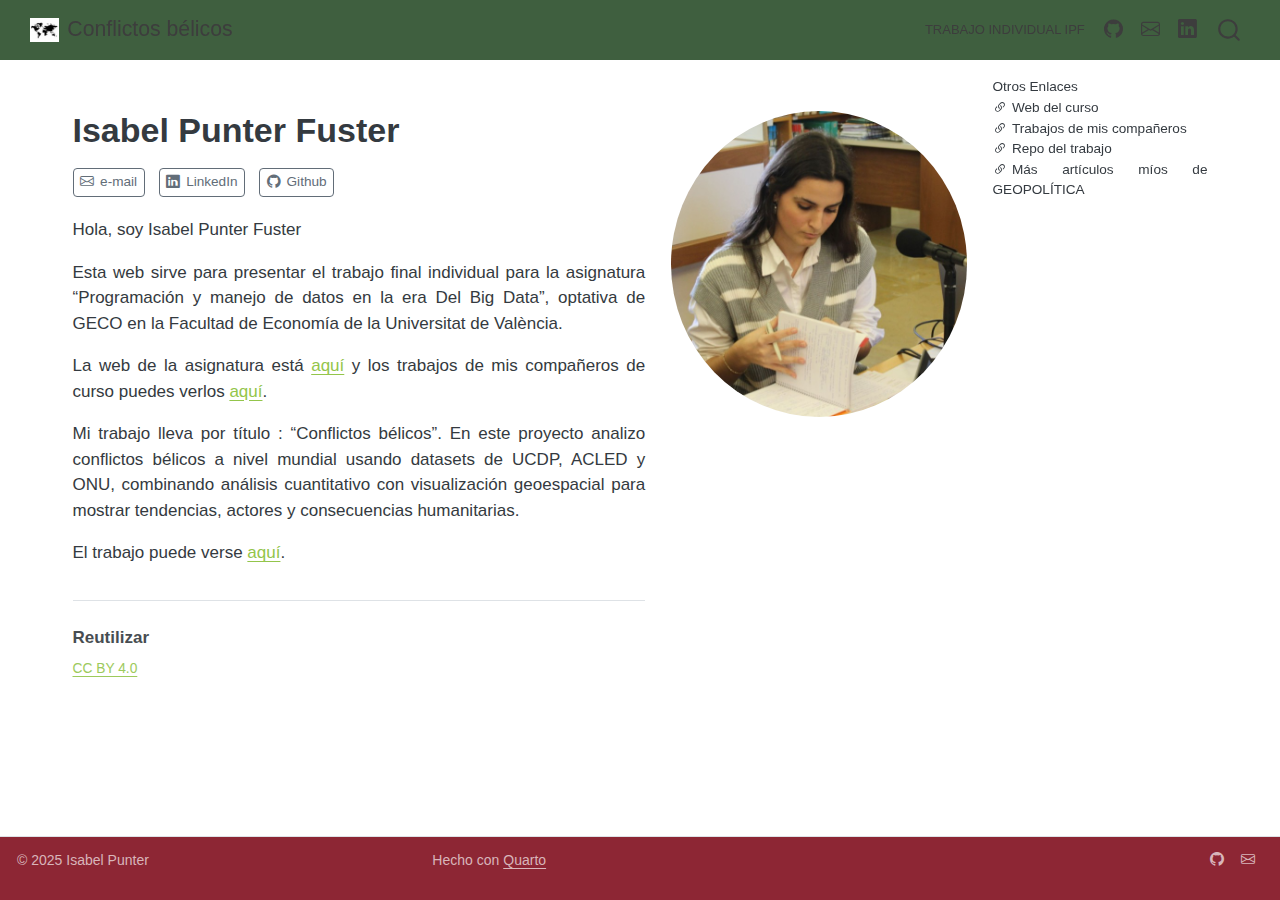
<file: docs/index.html>
<!DOCTYPE html>
<html xmlns="http://www.w3.org/1999/xhtml" lang="es" xml:lang="es"><head>

<meta charset="utf-8">
<meta name="generator" content="quarto-1.4.555">

<meta name="viewport" content="width=device-width, initial-scale=1.0, user-scalable=yes">


<title>Conflictos bélicos - Isabel Punter Fuster</title>
<style>
code{white-space: pre-wrap;}
span.smallcaps{font-variant: small-caps;}
div.columns{display: flex; gap: min(4vw, 1.5em);}
div.column{flex: auto; overflow-x: auto;}
div.hanging-indent{margin-left: 1.5em; text-indent: -1.5em;}
ul.task-list{list-style: none;}
ul.task-list li input[type="checkbox"] {
  width: 0.8em;
  margin: 0 0.8em 0.2em -1em; /* quarto-specific, see https://github.com/quarto-dev/quarto-cli/issues/4556 */ 
  vertical-align: middle;
}
</style>


<script src="site_libs/quarto-nav/quarto-nav.js"></script>
<script src="site_libs/clipboard/clipboard.min.js"></script>
<script src="site_libs/quarto-search/autocomplete.umd.js"></script>
<script src="site_libs/quarto-search/fuse.min.js"></script>
<script src="site_libs/quarto-search/quarto-search.js"></script>
<meta name="quarto:offset" content="./">
<link href="./imagenes/mundo.jpg" rel="icon" type="image/jpeg">
<script src="site_libs/quarto-html/quarto.js"></script>
<script src="site_libs/quarto-html/popper.min.js"></script>
<script src="site_libs/quarto-html/tippy.umd.min.js"></script>
<link href="site_libs/quarto-html/tippy.css" rel="stylesheet">
<link href="site_libs/quarto-html/quarto-syntax-highlighting.css" rel="stylesheet" id="quarto-text-highlighting-styles">
<script src="site_libs/bootstrap/bootstrap.min.js"></script>
<link href="site_libs/bootstrap/bootstrap-icons.css" rel="stylesheet">
<link href="site_libs/bootstrap/bootstrap.min.css" rel="stylesheet" id="quarto-bootstrap" data-mode="light">
<script id="quarto-search-options" type="application/json">{
  "location": "navbar",
  "copy-button": true,
  "collapse-after": 3,
  "panel-placement": "end",
  "type": "overlay",
  "limit": 50,
  "keyboard-shortcut": [
    "f",
    "/",
    "s"
  ],
  "language": {
    "search-no-results-text": "Sin resultados",
    "search-matching-documents-text": "documentos encontrados",
    "search-copy-link-title": "Copiar el enlace en la busqueda",
    "search-hide-matches-text": "Esconder resultados adicionales",
    "search-more-match-text": "hay más resultados en este documento",
    "search-more-matches-text": "más resultados en este documento",
    "search-clear-button-title": "Borrar",
    "search-text-placeholder": "",
    "search-detached-cancel-button-title": "Cancelar",
    "search-submit-button-title": "Enviar",
    "search-label": "Buscar"
  }
}</script>
<link rel="shortcut icon" href="imagenes/mundo.jpg">


<link rel="stylesheet" href="assets/styles.css">
</head>

<body class="nav-fixed">

<div id="quarto-search-results"></div>
  <header id="quarto-header" class="headroom fixed-top">
    <nav class="navbar navbar-expand-lg " data-bs-theme="dark">
      <div class="navbar-container container-fluid">
      <div class="navbar-brand-container mx-auto">
    <a href="./index.html" class="navbar-brand navbar-brand-logo">
    <img src="./imagenes/mundo.jpg" alt="" class="navbar-logo">
    </a>
    <a class="navbar-brand" href="./index.html">
    <span class="navbar-title">Conflictos bélicos</span>
    </a>
  </div>
            <div id="quarto-search" class="" title="Buscar"></div>
          <button class="navbar-toggler" type="button" data-bs-toggle="collapse" data-bs-target="#navbarCollapse" aria-controls="navbarCollapse" aria-expanded="false" aria-label="Navegación de palanca" onclick="if (window.quartoToggleHeadroom) { window.quartoToggleHeadroom(); }">
  <span class="navbar-toggler-icon"></span>
</button>
          <div class="collapse navbar-collapse" id="navbarCollapse">
            <ul class="navbar-nav navbar-nav-scroll me-auto">
  <li class="nav-item compact">
    <a class="nav-link active" href="./index.html" aria-current="page"> <i class="bi bi-fa-globe" role="img">
</i> 
<span class="menu-text"></span></a>
  </li>  
</ul>
            <ul class="navbar-nav navbar-nav-scroll ms-auto">
  <li class="nav-item">
    <a class="nav-link" href="./my_trabajo_BigData.html"> 
<span class="menu-text">Trabajo individual IPF</span></a>
  </li>  
  <li class="nav-item compact">
    <a class="nav-link" href="https://github.com/ipfuster"> <i class="bi bi-github" role="img">
</i> 
<span class="menu-text"></span></a>
  </li>  
  <li class="nav-item compact">
    <a class="nav-link" href="mailto:<tipunfus@alumni.uv.es>"> <i class="bi bi-envelope" role="img">
</i> 
<span class="menu-text"></span></a>
  </li>  
  <li class="nav-item compact">
    <a class="nav-link" href="https://www.linkedin.com/in/isabel-punter-fuster/"> <i class="bi bi-linkedin" role="img">
</i> 
<span class="menu-text"></span></a>
  </li>  
</ul>
          </div> <!-- /navcollapse -->
          <div class="quarto-navbar-tools">
</div>
      </div> <!-- /container-fluid -->
    </nav>
</header>
<!-- content -->
<div id="quarto-content" class="quarto-container page-columns page-rows-contents page-layout-full page-navbar">
<!-- sidebar -->
<!-- margin-sidebar -->
    <div id="quarto-margin-sidebar" class="sidebar margin-sidebar">
        
    <div class="quarto-other-links"><h2>Otros Enlaces</h2><ul><li><a href="https://perezp44.github.io/intro-ds-25-26-web/"><i class="bi bi-link-45deg"></i>Web del curso</a></li><li><a href="https://perezp44.github.io/intro-ds-25-26-web/05-trabajos-estudiantes.html"><i class="bi bi-link-45deg"></i>Trabajos de mis compañeros</a></li><li><a href="https://github.com/ipfuster/trabajo_BigData_individual"><i class="bi bi-link-45deg"></i>Repo del trabajo</a></li><li><a href="https://www.linkedin.com/pulse/groenlandia-espejo-de-la-geopol%C3%ADtica-actual-isabel-p-fuster-yvosf"><i class="bi bi-link-45deg"></i>Más artículos míos de GEOPOLÍTICA</a></li></ul></div></div>
<!-- main -->
<div class="quarto-about-solana content column-page-left">
  <div class="about-entity">
    <div class="entity-contents">
      <header id="title-block-header" class="quarto-title-block default">
<div class="quarto-title">
<h1 class="title">Isabel Punter Fuster</h1>
</div>
<div class="quarto-title-meta column-page-left">
  </div>
</header> <div class="about-links">
  <a href="mailto:<ipunfus@alumni.uv.es>" class="about-link" rel="" target="">
    <i class="bi bi-envelope"></i>
     <span class="about-link-text">e-mail</span>
  </a>
  <a href="https://www.linkedin.com/in/isabel-punter-fuster/" class="about-link" rel="" target="">
    <i class="bi bi-linkedin"></i>
     <span class="about-link-text">LinkedIn</span>
  </a>
  <a href="https://github.com/ipfuster" class="about-link" rel="" target="">
    <i class="bi bi-github"></i>
     <span class="about-link-text">Github</span>
  </a>
</div>
      <div class="about-contents"><main class="content column-page-left" id="quarto-document-content">
<p>Hola, soy Isabel Punter Fuster</p>
<p>Esta web sirve para presentar el trabajo final individual para la asignatura “Programación y manejo de datos en la era Del Big Data”, optativa de GECO en la Facultad de Economía de la Universitat de València.</p>
<p>La web de la asignatura está <a href="https://perezp44.github.io/intro-ds-25-26-web/" target="_blank">aquí</a> y los trabajos de mis compañeros de curso puedes verlos <a href="https://perezp44.github.io/intro-ds-25-26-web/05-trabajos-estudiantes.html" target="_blank">aquí</a>.</p>
<p>Mi trabajo lleva por título : “Conflictos bélicos”. En este proyecto analizo conflictos bélicos a nivel mundial usando datasets de UCDP, ACLED y ONU, combinando análisis cuantitativo con visualización geoespacial para mostrar tendencias, actores y consecuencias humanitarias.</p>
<p>El trabajo puede verse <a href="my_trabajo_BigData.html">aquí</a>.</p>


<div id="quarto-appendix" class="default"><section class="quarto-appendix-contents" id="quarto-reuse"><h2 class="anchored quarto-appendix-heading">Reutilizar</h2><div class="quarto-appendix-contents"><div><a rel="license" href="https://creativecommons.org/licenses/by/4.0/deed.es">CC BY 4.0</a></div></div></section></div></main></div>
    </div>
    <img src="imagenes/yo.jpg" class="about-image
  round " style="height: 18em; width: 18em;">
  </div>
</div>
 <!-- /main -->
<script id="quarto-html-after-body" type="application/javascript">
window.document.addEventListener("DOMContentLoaded", function (event) {
  const toggleBodyColorMode = (bsSheetEl) => {
    const mode = bsSheetEl.getAttribute("data-mode");
    const bodyEl = window.document.querySelector("body");
    if (mode === "dark") {
      bodyEl.classList.add("quarto-dark");
      bodyEl.classList.remove("quarto-light");
    } else {
      bodyEl.classList.add("quarto-light");
      bodyEl.classList.remove("quarto-dark");
    }
  }
  const toggleBodyColorPrimary = () => {
    const bsSheetEl = window.document.querySelector("link#quarto-bootstrap");
    if (bsSheetEl) {
      toggleBodyColorMode(bsSheetEl);
    }
  }
  toggleBodyColorPrimary();  
  const isCodeAnnotation = (el) => {
    for (const clz of el.classList) {
      if (clz.startsWith('code-annotation-')) {                     
        return true;
      }
    }
    return false;
  }
  const clipboard = new window.ClipboardJS('.code-copy-button', {
    text: function(trigger) {
      const codeEl = trigger.previousElementSibling.cloneNode(true);
      for (const childEl of codeEl.children) {
        if (isCodeAnnotation(childEl)) {
          childEl.remove();
        }
      }
      return codeEl.innerText;
    }
  });
  clipboard.on('success', function(e) {
    // button target
    const button = e.trigger;
    // don't keep focus
    button.blur();
    // flash "checked"
    button.classList.add('code-copy-button-checked');
    var currentTitle = button.getAttribute("title");
    button.setAttribute("title", "Copiada");
    let tooltip;
    if (window.bootstrap) {
      button.setAttribute("data-bs-toggle", "tooltip");
      button.setAttribute("data-bs-placement", "left");
      button.setAttribute("data-bs-title", "Copiada");
      tooltip = new bootstrap.Tooltip(button, 
        { trigger: "manual", 
          customClass: "code-copy-button-tooltip",
          offset: [0, -8]});
      tooltip.show();    
    }
    setTimeout(function() {
      if (tooltip) {
        tooltip.hide();
        button.removeAttribute("data-bs-title");
        button.removeAttribute("data-bs-toggle");
        button.removeAttribute("data-bs-placement");
      }
      button.setAttribute("title", currentTitle);
      button.classList.remove('code-copy-button-checked');
    }, 1000);
    // clear code selection
    e.clearSelection();
  });
    var localhostRegex = new RegExp(/^(?:http|https):\/\/localhost\:?[0-9]*\//);
    var mailtoRegex = new RegExp(/^mailto:/);
      var filterRegex = new RegExp('/' + window.location.host + '/');
    var isInternal = (href) => {
        return filterRegex.test(href) || localhostRegex.test(href) || mailtoRegex.test(href);
    }
    // Inspect non-navigation links and adorn them if external
 	var links = window.document.querySelectorAll('a[href]:not(.nav-link):not(.navbar-brand):not(.toc-action):not(.sidebar-link):not(.sidebar-item-toggle):not(.pagination-link):not(.no-external):not([aria-hidden]):not(.dropdown-item):not(.quarto-navigation-tool)');
    for (var i=0; i<links.length; i++) {
      const link = links[i];
      if (!isInternal(link.href)) {
        // undo the damage that might have been done by quarto-nav.js in the case of
        // links that we want to consider external
        if (link.dataset.originalHref !== undefined) {
          link.href = link.dataset.originalHref;
        }
          // target, if specified
          link.setAttribute("target", "_blank");
          if (link.getAttribute("rel") === null) {
            link.setAttribute("rel", "noopener");
          }
      }
    }
  function tippyHover(el, contentFn, onTriggerFn, onUntriggerFn) {
    const config = {
      allowHTML: true,
      maxWidth: 500,
      delay: 100,
      arrow: false,
      appendTo: function(el) {
          return el.parentElement;
      },
      interactive: true,
      interactiveBorder: 10,
      theme: 'quarto',
      placement: 'bottom-start',
    };
    if (contentFn) {
      config.content = contentFn;
    }
    if (onTriggerFn) {
      config.onTrigger = onTriggerFn;
    }
    if (onUntriggerFn) {
      config.onUntrigger = onUntriggerFn;
    }
    window.tippy(el, config); 
  }
  const noterefs = window.document.querySelectorAll('a[role="doc-noteref"]');
  for (var i=0; i<noterefs.length; i++) {
    const ref = noterefs[i];
    tippyHover(ref, function() {
      // use id or data attribute instead here
      let href = ref.getAttribute('data-footnote-href') || ref.getAttribute('href');
      try { href = new URL(href).hash; } catch {}
      const id = href.replace(/^#\/?/, "");
      const note = window.document.getElementById(id);
      if (note) {
        return note.innerHTML;
      } else {
        return "";
      }
    });
  }
  const xrefs = window.document.querySelectorAll('a.quarto-xref');
  const processXRef = (id, note) => {
    // Strip column container classes
    const stripColumnClz = (el) => {
      el.classList.remove("page-full", "page-columns");
      if (el.children) {
        for (const child of el.children) {
          stripColumnClz(child);
        }
      }
    }
    stripColumnClz(note)
    if (id === null || id.startsWith('sec-')) {
      // Special case sections, only their first couple elements
      const container = document.createElement("div");
      if (note.children && note.children.length > 2) {
        container.appendChild(note.children[0].cloneNode(true));
        for (let i = 1; i < note.children.length; i++) {
          const child = note.children[i];
          if (child.tagName === "P" && child.innerText === "") {
            continue;
          } else {
            container.appendChild(child.cloneNode(true));
            break;
          }
        }
        if (window.Quarto?.typesetMath) {
          window.Quarto.typesetMath(container);
        }
        return container.innerHTML
      } else {
        if (window.Quarto?.typesetMath) {
          window.Quarto.typesetMath(note);
        }
        return note.innerHTML;
      }
    } else {
      // Remove any anchor links if they are present
      const anchorLink = note.querySelector('a.anchorjs-link');
      if (anchorLink) {
        anchorLink.remove();
      }
      if (window.Quarto?.typesetMath) {
        window.Quarto.typesetMath(note);
      }
      // TODO in 1.5, we should make sure this works without a callout special case
      if (note.classList.contains("callout")) {
        return note.outerHTML;
      } else {
        return note.innerHTML;
      }
    }
  }
  for (var i=0; i<xrefs.length; i++) {
    const xref = xrefs[i];
    tippyHover(xref, undefined, function(instance) {
      instance.disable();
      let url = xref.getAttribute('href');
      let hash = undefined; 
      if (url.startsWith('#')) {
        hash = url;
      } else {
        try { hash = new URL(url).hash; } catch {}
      }
      if (hash) {
        const id = hash.replace(/^#\/?/, "");
        const note = window.document.getElementById(id);
        if (note !== null) {
          try {
            const html = processXRef(id, note.cloneNode(true));
            instance.setContent(html);
          } finally {
            instance.enable();
            instance.show();
          }
        } else {
          // See if we can fetch this
          fetch(url.split('#')[0])
          .then(res => res.text())
          .then(html => {
            const parser = new DOMParser();
            const htmlDoc = parser.parseFromString(html, "text/html");
            const note = htmlDoc.getElementById(id);
            if (note !== null) {
              const html = processXRef(id, note);
              instance.setContent(html);
            } 
          }).finally(() => {
            instance.enable();
            instance.show();
          });
        }
      } else {
        // See if we can fetch a full url (with no hash to target)
        // This is a special case and we should probably do some content thinning / targeting
        fetch(url)
        .then(res => res.text())
        .then(html => {
          const parser = new DOMParser();
          const htmlDoc = parser.parseFromString(html, "text/html");
          const note = htmlDoc.querySelector('main.content');
          if (note !== null) {
            // This should only happen for chapter cross references
            // (since there is no id in the URL)
            // remove the first header
            if (note.children.length > 0 && note.children[0].tagName === "HEADER") {
              note.children[0].remove();
            }
            const html = processXRef(null, note);
            instance.setContent(html);
          } 
        }).finally(() => {
          instance.enable();
          instance.show();
        });
      }
    }, function(instance) {
    });
  }
      let selectedAnnoteEl;
      const selectorForAnnotation = ( cell, annotation) => {
        let cellAttr = 'data-code-cell="' + cell + '"';
        let lineAttr = 'data-code-annotation="' +  annotation + '"';
        const selector = 'span[' + cellAttr + '][' + lineAttr + ']';
        return selector;
      }
      const selectCodeLines = (annoteEl) => {
        const doc = window.document;
        const targetCell = annoteEl.getAttribute("data-target-cell");
        const targetAnnotation = annoteEl.getAttribute("data-target-annotation");
        const annoteSpan = window.document.querySelector(selectorForAnnotation(targetCell, targetAnnotation));
        const lines = annoteSpan.getAttribute("data-code-lines").split(",");
        const lineIds = lines.map((line) => {
          return targetCell + "-" + line;
        })
        let top = null;
        let height = null;
        let parent = null;
        if (lineIds.length > 0) {
            //compute the position of the single el (top and bottom and make a div)
            const el = window.document.getElementById(lineIds[0]);
            top = el.offsetTop;
            height = el.offsetHeight;
            parent = el.parentElement.parentElement;
          if (lineIds.length > 1) {
            const lastEl = window.document.getElementById(lineIds[lineIds.length - 1]);
            const bottom = lastEl.offsetTop + lastEl.offsetHeight;
            height = bottom - top;
          }
          if (top !== null && height !== null && parent !== null) {
            // cook up a div (if necessary) and position it 
            let div = window.document.getElementById("code-annotation-line-highlight");
            if (div === null) {
              div = window.document.createElement("div");
              div.setAttribute("id", "code-annotation-line-highlight");
              div.style.position = 'absolute';
              parent.appendChild(div);
            }
            div.style.top = top - 2 + "px";
            div.style.height = height + 4 + "px";
            div.style.left = 0;
            let gutterDiv = window.document.getElementById("code-annotation-line-highlight-gutter");
            if (gutterDiv === null) {
              gutterDiv = window.document.createElement("div");
              gutterDiv.setAttribute("id", "code-annotation-line-highlight-gutter");
              gutterDiv.style.position = 'absolute';
              const codeCell = window.document.getElementById(targetCell);
              const gutter = codeCell.querySelector('.code-annotation-gutter');
              gutter.appendChild(gutterDiv);
            }
            gutterDiv.style.top = top - 2 + "px";
            gutterDiv.style.height = height + 4 + "px";
          }
          selectedAnnoteEl = annoteEl;
        }
      };
      const unselectCodeLines = () => {
        const elementsIds = ["code-annotation-line-highlight", "code-annotation-line-highlight-gutter"];
        elementsIds.forEach((elId) => {
          const div = window.document.getElementById(elId);
          if (div) {
            div.remove();
          }
        });
        selectedAnnoteEl = undefined;
      };
        // Handle positioning of the toggle
    window.addEventListener(
      "resize",
      throttle(() => {
        elRect = undefined;
        if (selectedAnnoteEl) {
          selectCodeLines(selectedAnnoteEl);
        }
      }, 10)
    );
    function throttle(fn, ms) {
    let throttle = false;
    let timer;
      return (...args) => {
        if(!throttle) { // first call gets through
            fn.apply(this, args);
            throttle = true;
        } else { // all the others get throttled
            if(timer) clearTimeout(timer); // cancel #2
            timer = setTimeout(() => {
              fn.apply(this, args);
              timer = throttle = false;
            }, ms);
        }
      };
    }
      // Attach click handler to the DT
      const annoteDls = window.document.querySelectorAll('dt[data-target-cell]');
      for (const annoteDlNode of annoteDls) {
        annoteDlNode.addEventListener('click', (event) => {
          const clickedEl = event.target;
          if (clickedEl !== selectedAnnoteEl) {
            unselectCodeLines();
            const activeEl = window.document.querySelector('dt[data-target-cell].code-annotation-active');
            if (activeEl) {
              activeEl.classList.remove('code-annotation-active');
            }
            selectCodeLines(clickedEl);
            clickedEl.classList.add('code-annotation-active');
          } else {
            // Unselect the line
            unselectCodeLines();
            clickedEl.classList.remove('code-annotation-active');
          }
        });
      }
  const findCites = (el) => {
    const parentEl = el.parentElement;
    if (parentEl) {
      const cites = parentEl.dataset.cites;
      if (cites) {
        return {
          el,
          cites: cites.split(' ')
        };
      } else {
        return findCites(el.parentElement)
      }
    } else {
      return undefined;
    }
  };
  var bibliorefs = window.document.querySelectorAll('a[role="doc-biblioref"]');
  for (var i=0; i<bibliorefs.length; i++) {
    const ref = bibliorefs[i];
    const citeInfo = findCites(ref);
    if (citeInfo) {
      tippyHover(citeInfo.el, function() {
        var popup = window.document.createElement('div');
        citeInfo.cites.forEach(function(cite) {
          var citeDiv = window.document.createElement('div');
          citeDiv.classList.add('hanging-indent');
          citeDiv.classList.add('csl-entry');
          var biblioDiv = window.document.getElementById('ref-' + cite);
          if (biblioDiv) {
            citeDiv.innerHTML = biblioDiv.innerHTML;
          }
          popup.appendChild(citeDiv);
        });
        return popup.innerHTML;
      });
    }
  }
});
</script>
</div> <!-- /content -->
<footer class="footer">
  <div class="nav-footer">
    <div class="nav-footer-left">
<p>© 2025 Isabel Punter</p>
</div>   
    <div class="nav-footer-center">
<p>Hecho con <a href="https://quarto.org">Quarto</a></p>
</div>
    <div class="nav-footer-right">
      <ul class="footer-items list-unstyled">
    <li class="nav-item compact">
    <a class="nav-link" href="https://github.com/ipfuster">
      <i class="bi bi-github" role="img">
</i> 
    </a>
  </li>  
    <li class="nav-item compact">
    <a class="nav-link" href="mailto:ipunfus@alumni.uv.es">
      <i class="bi bi-envelope" role="img">
</i> 
    </a>
  </li>  
</ul>
    </div>
  </div>
</footer>




</body></html>
</file>
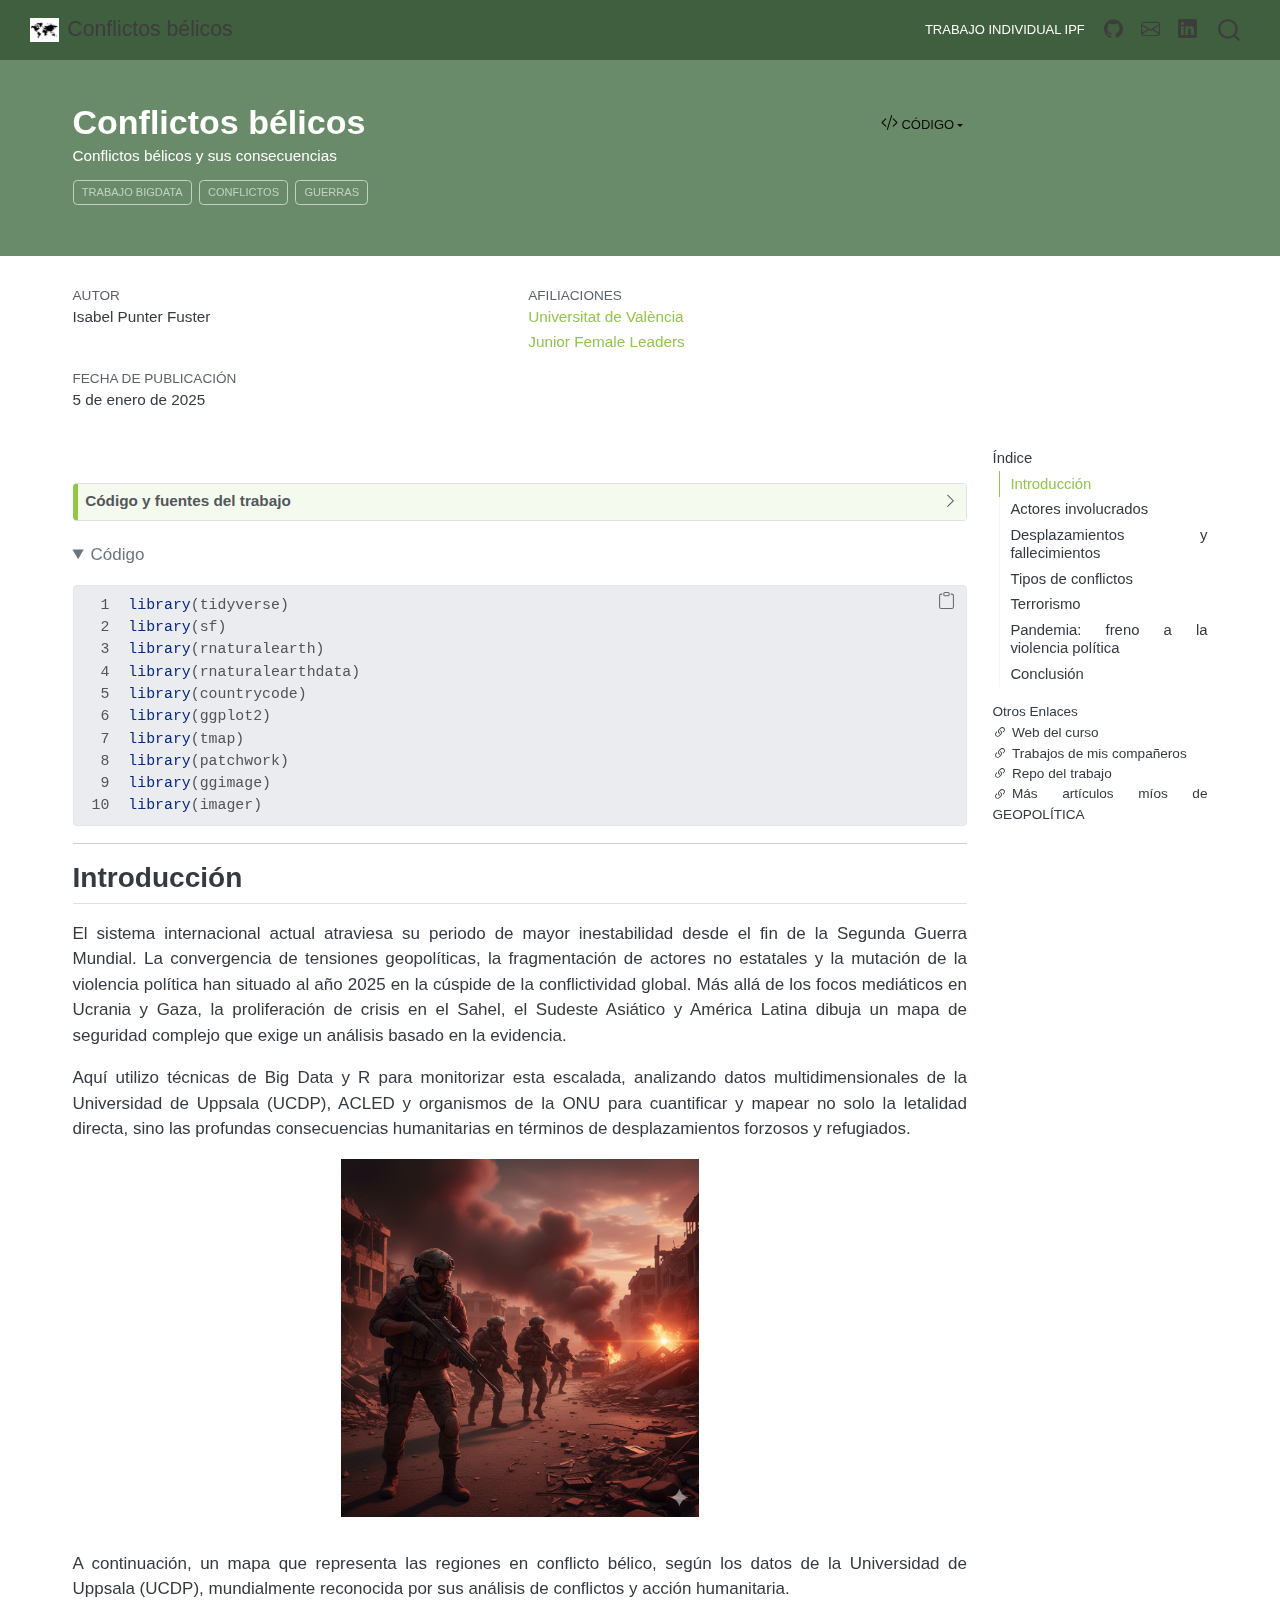
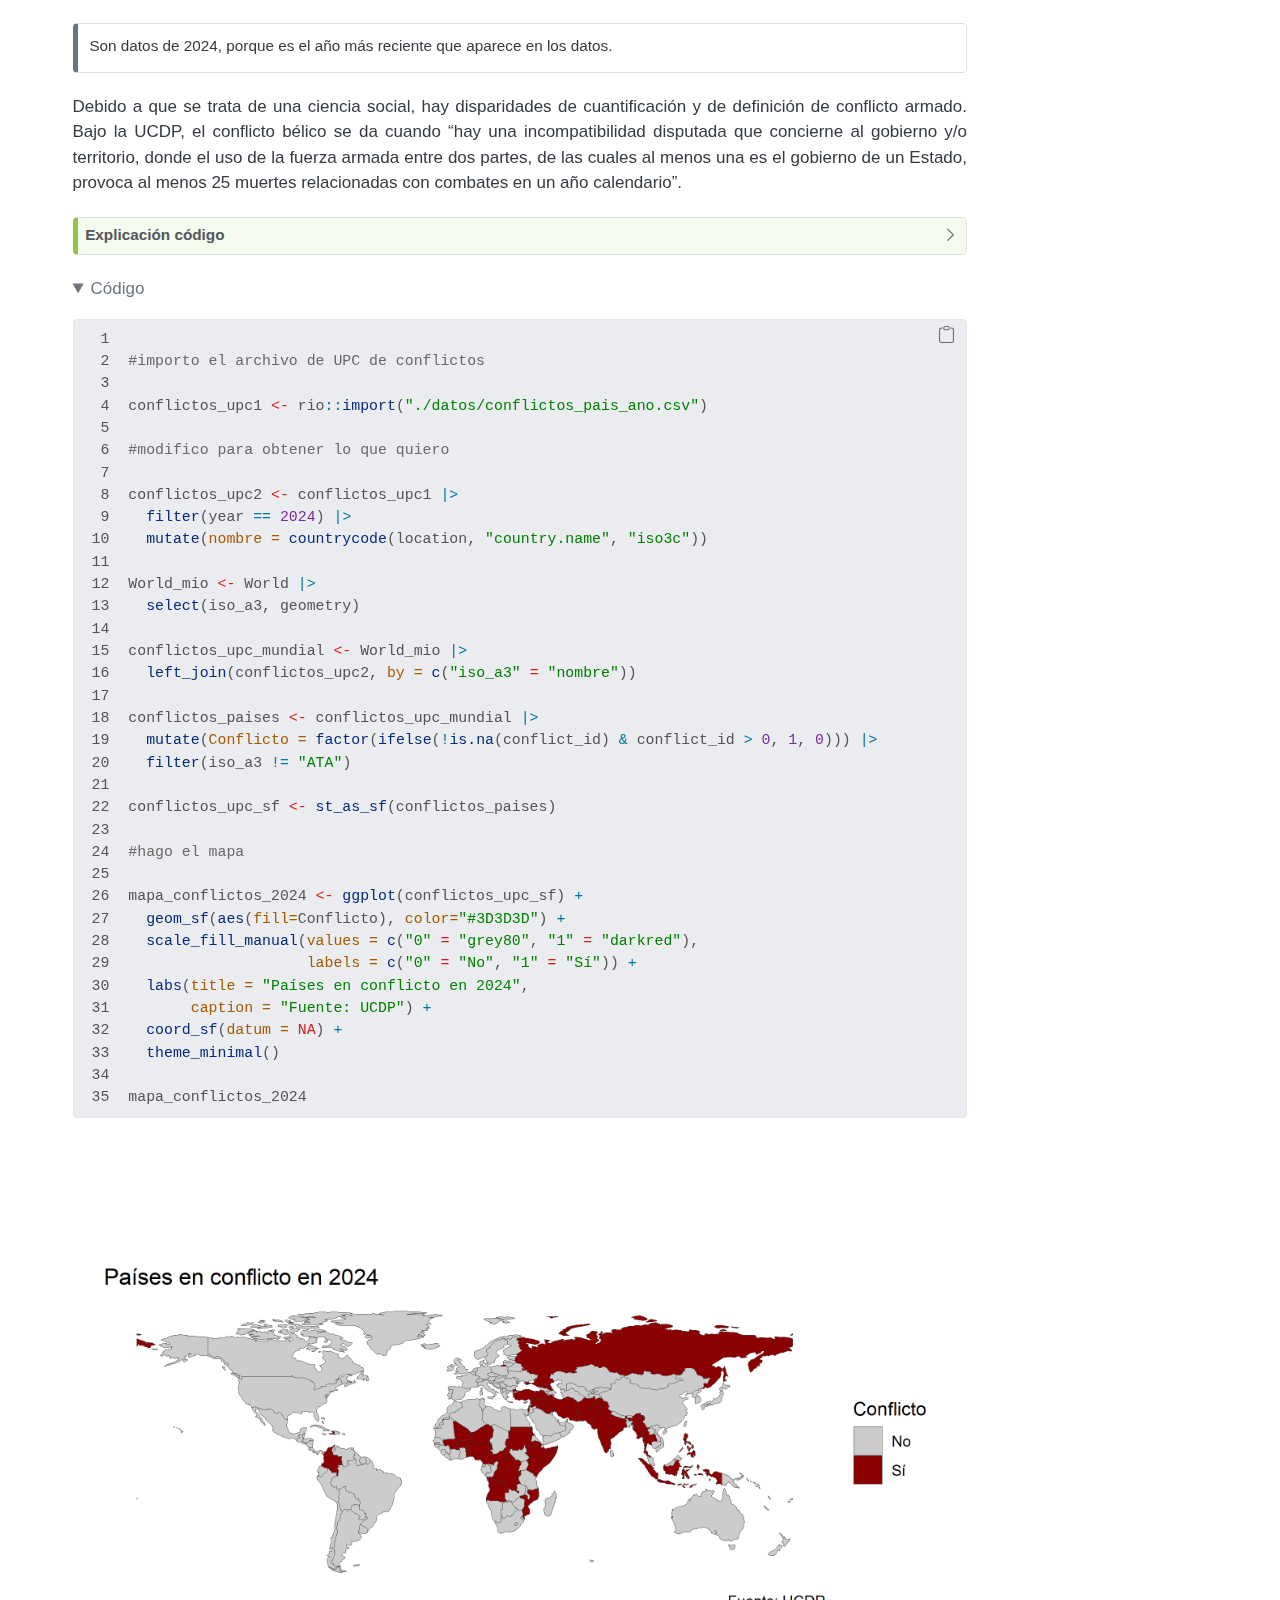
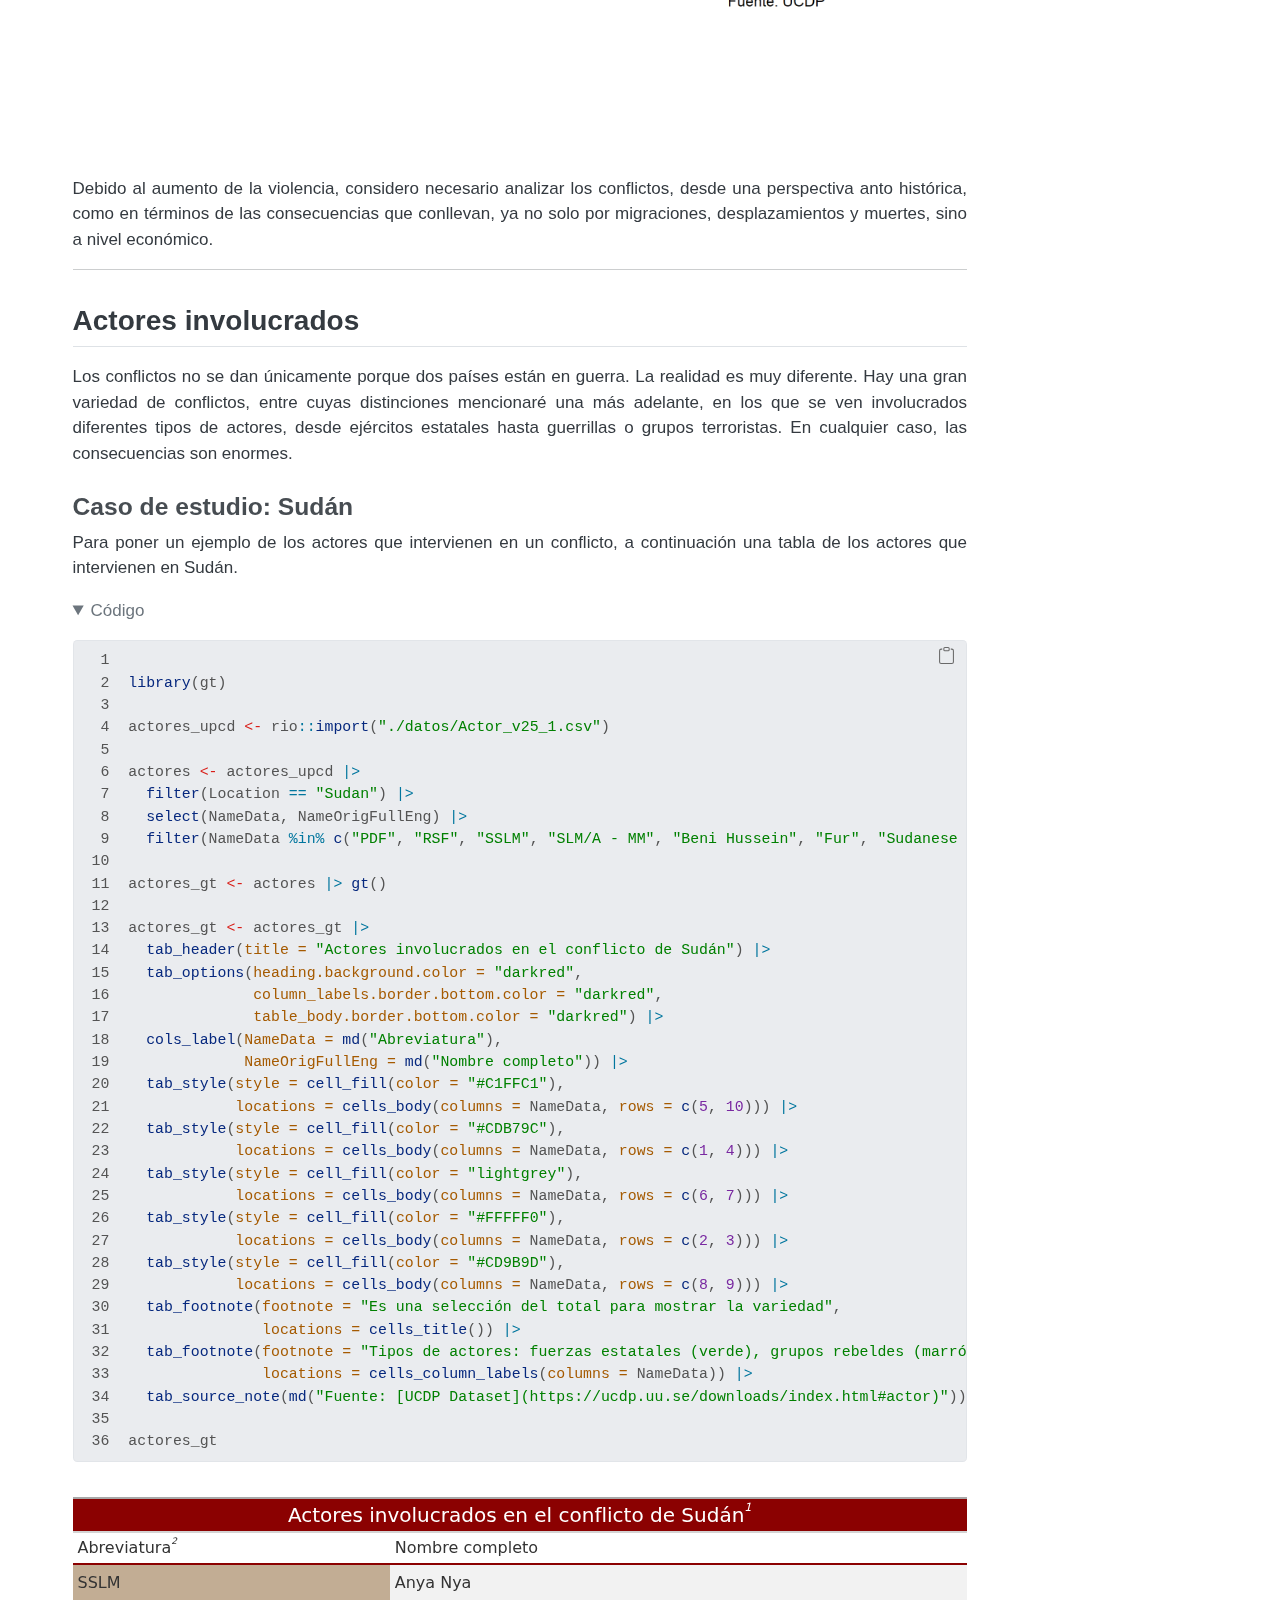
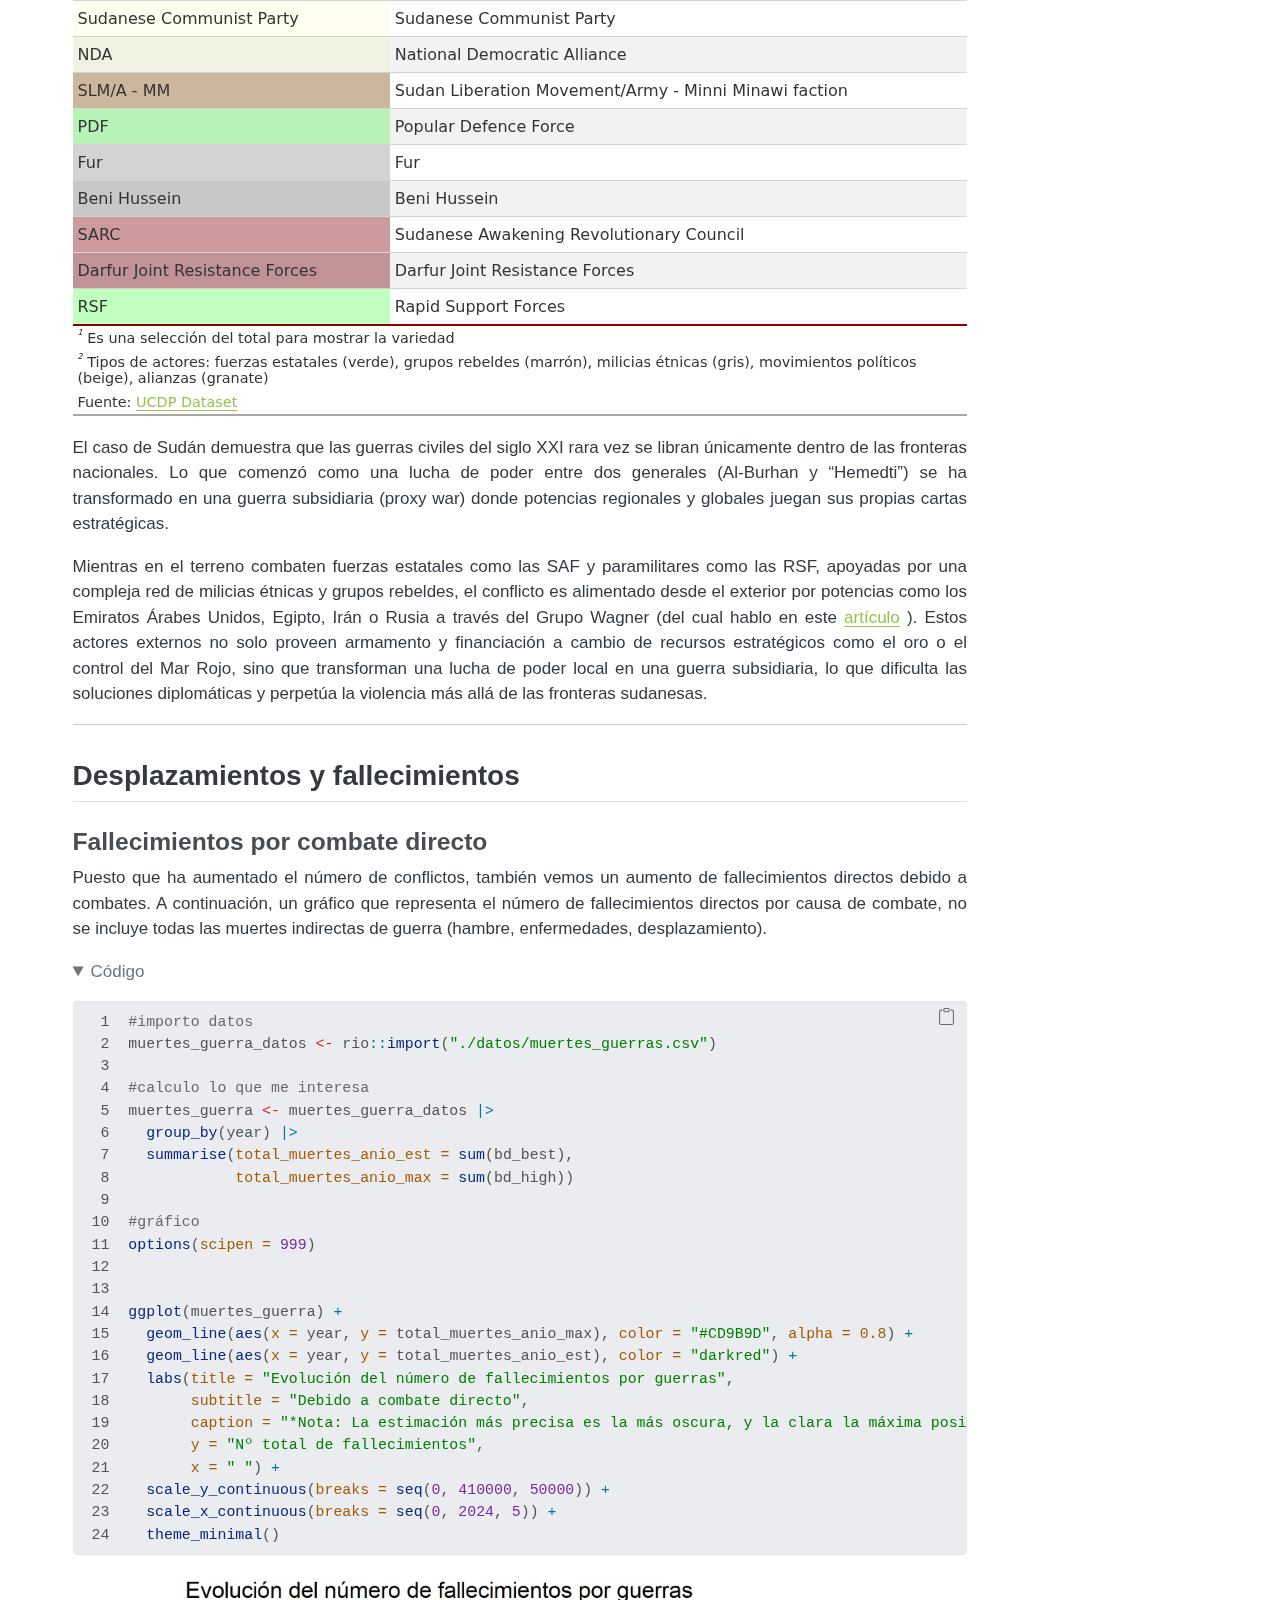
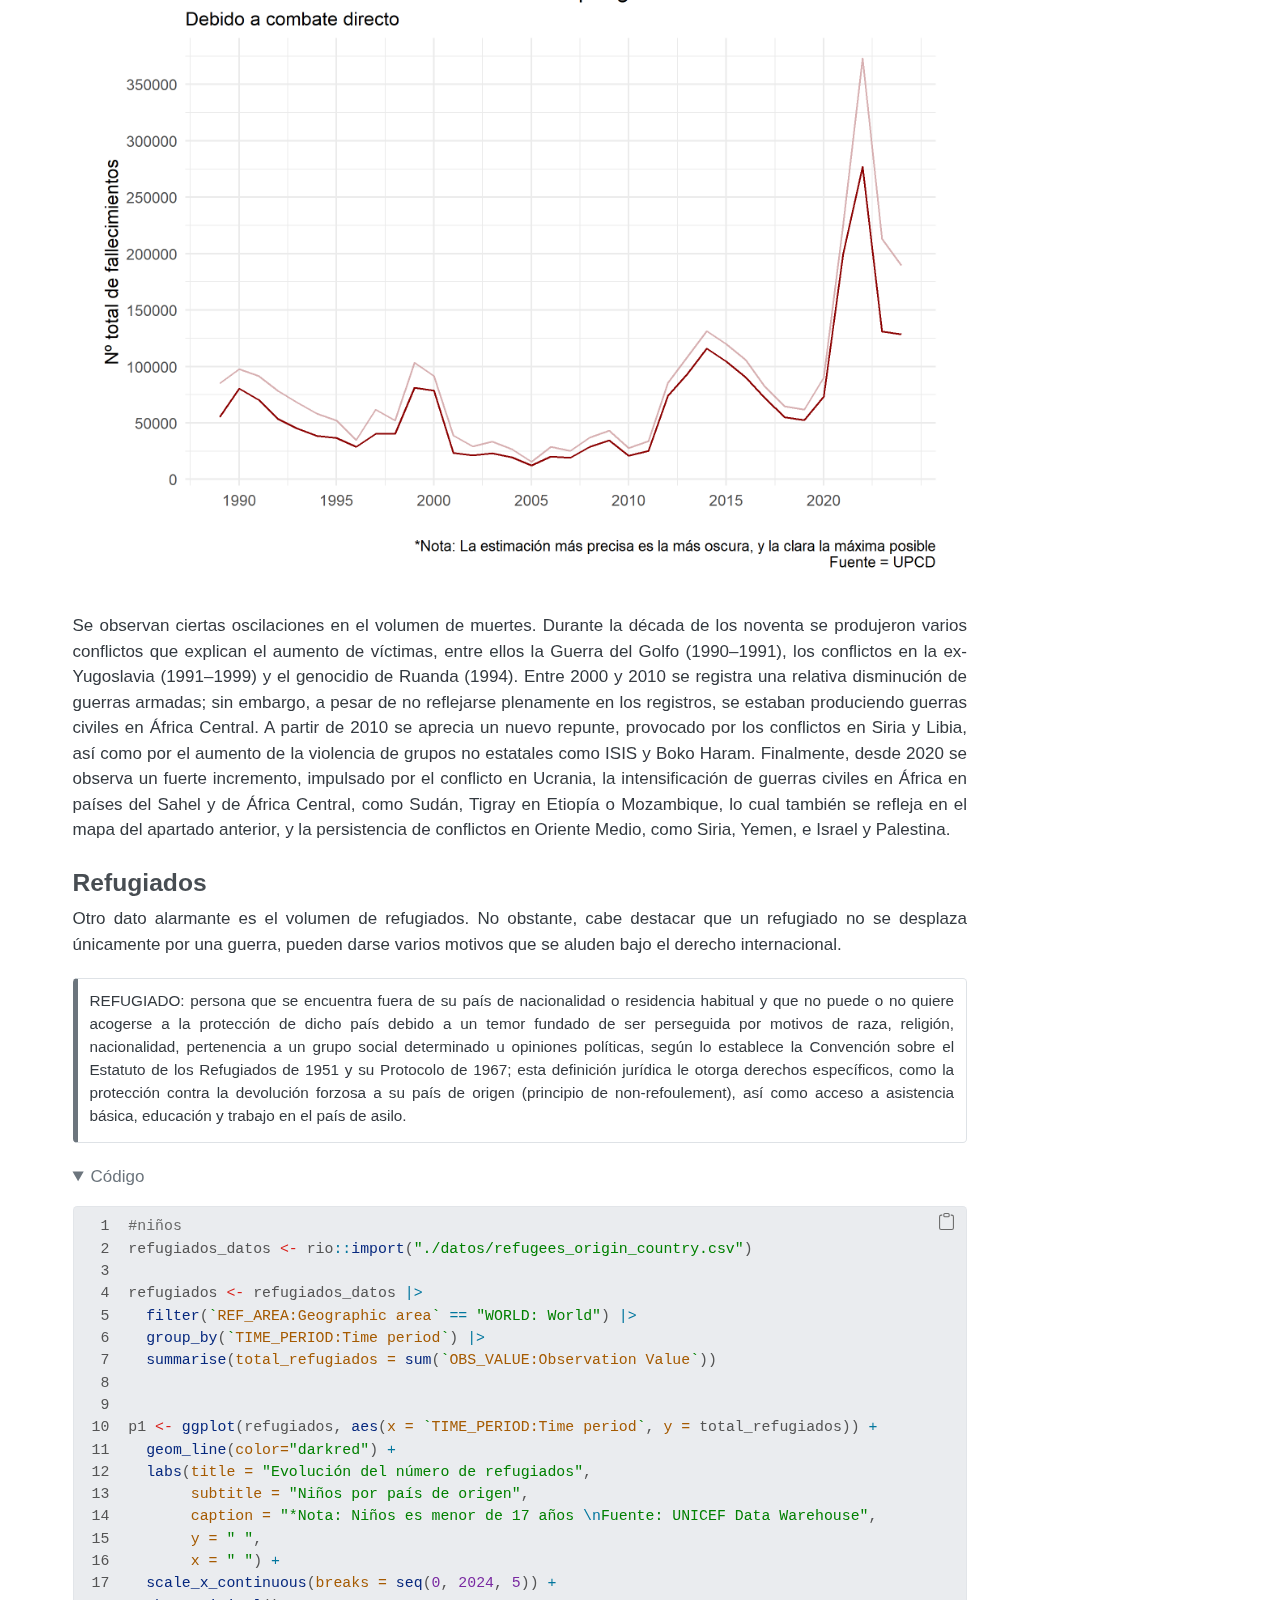
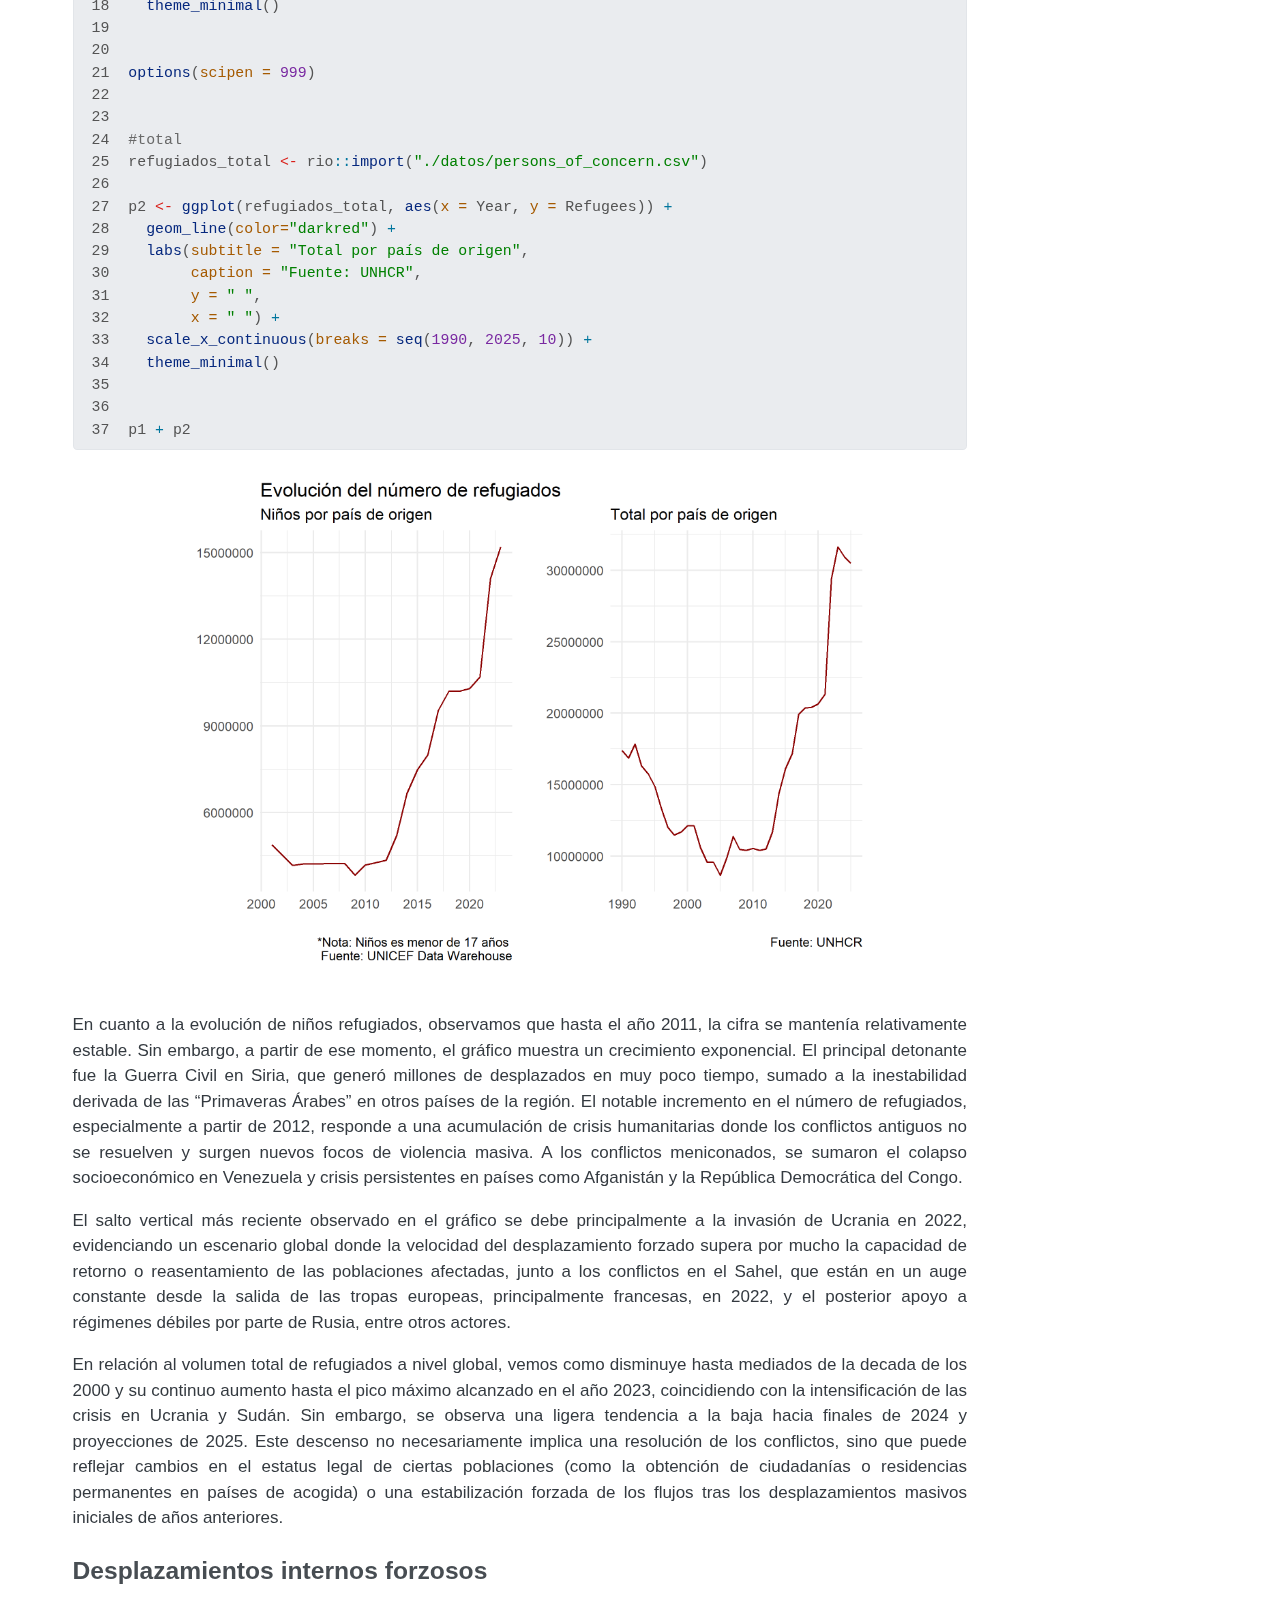
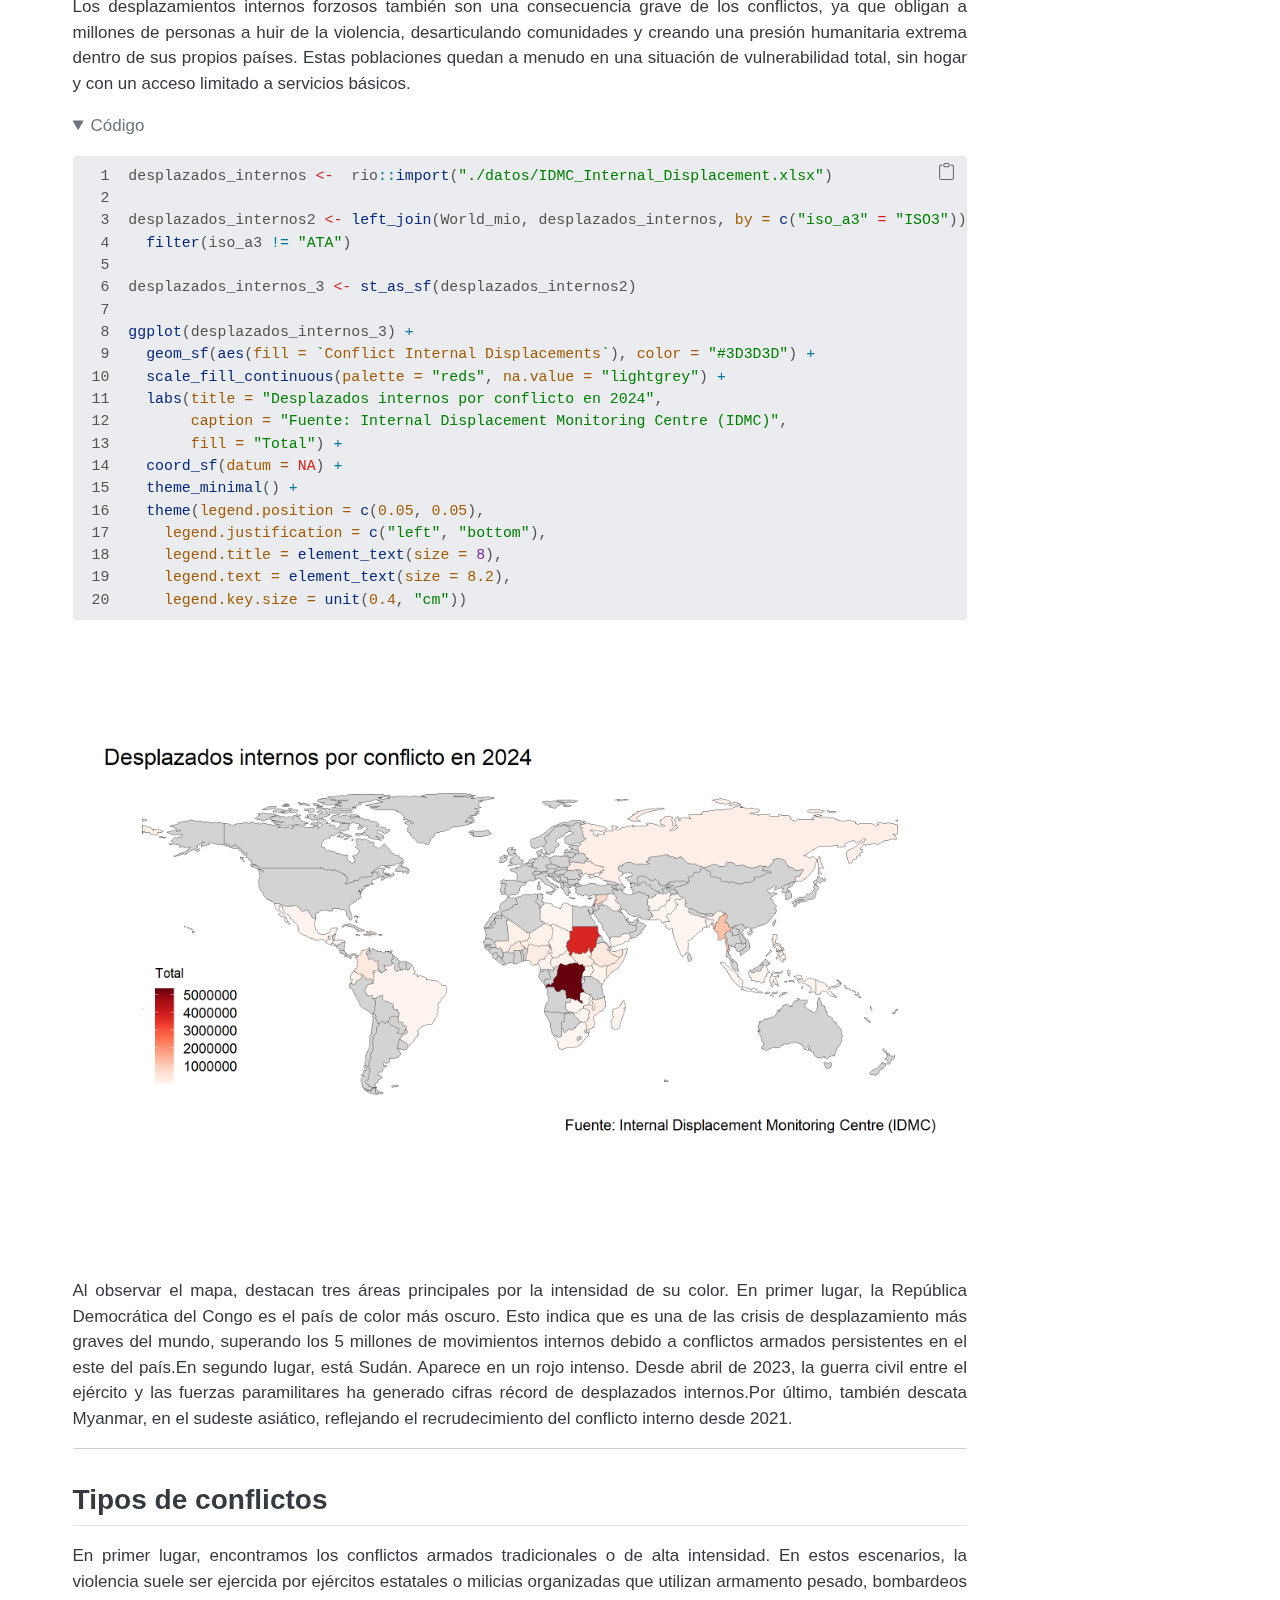
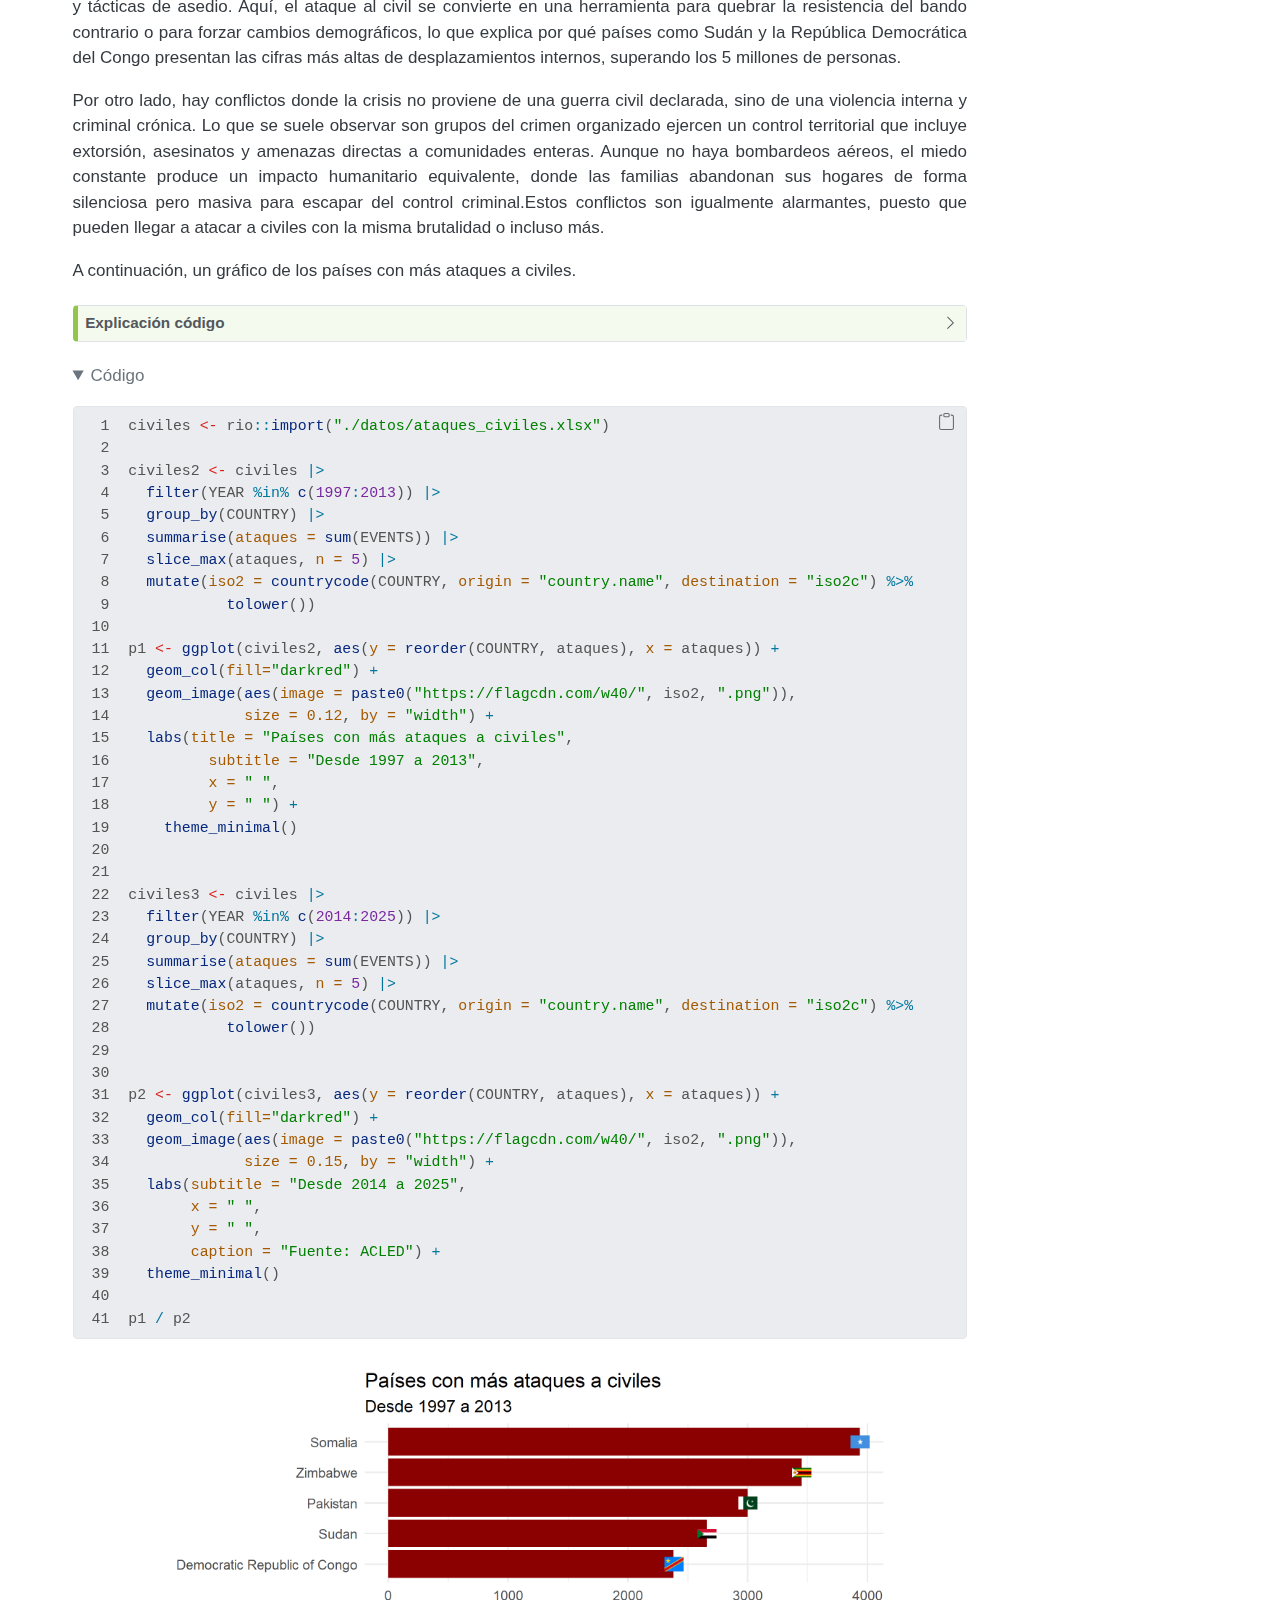
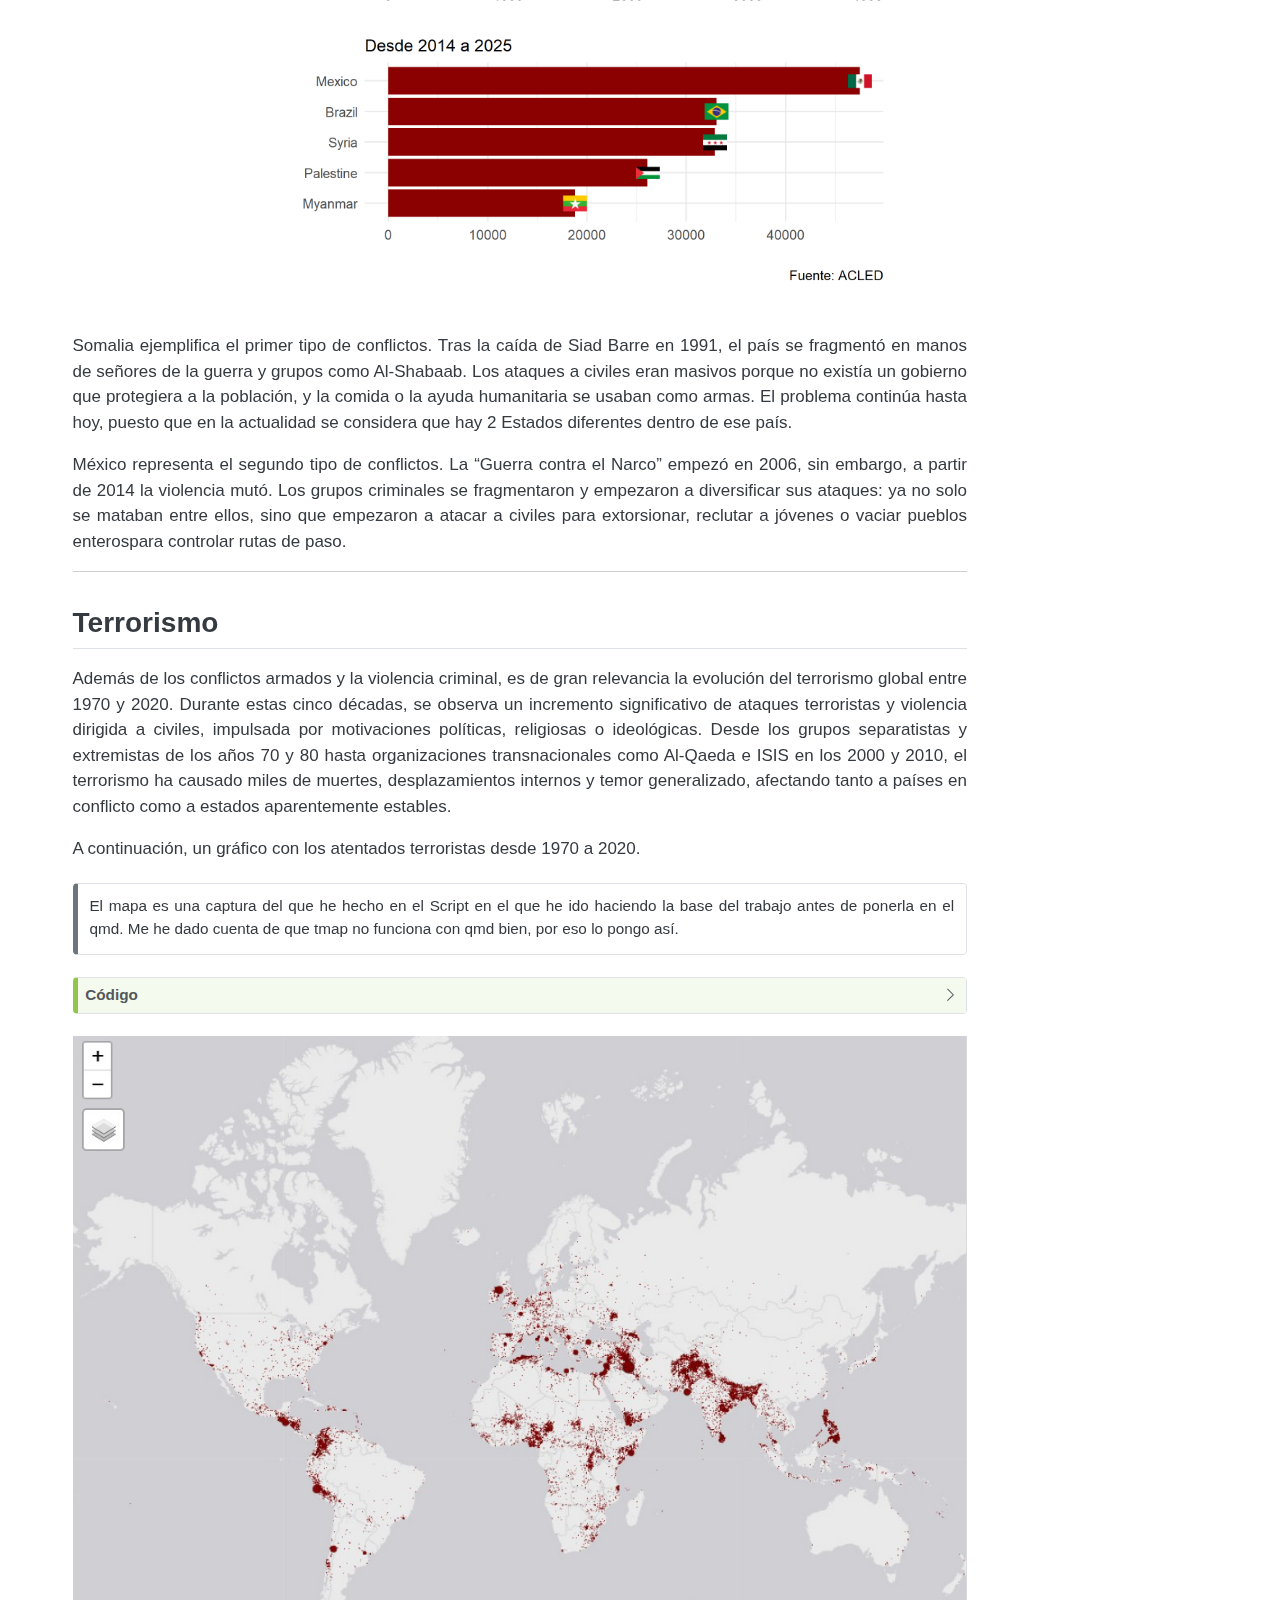
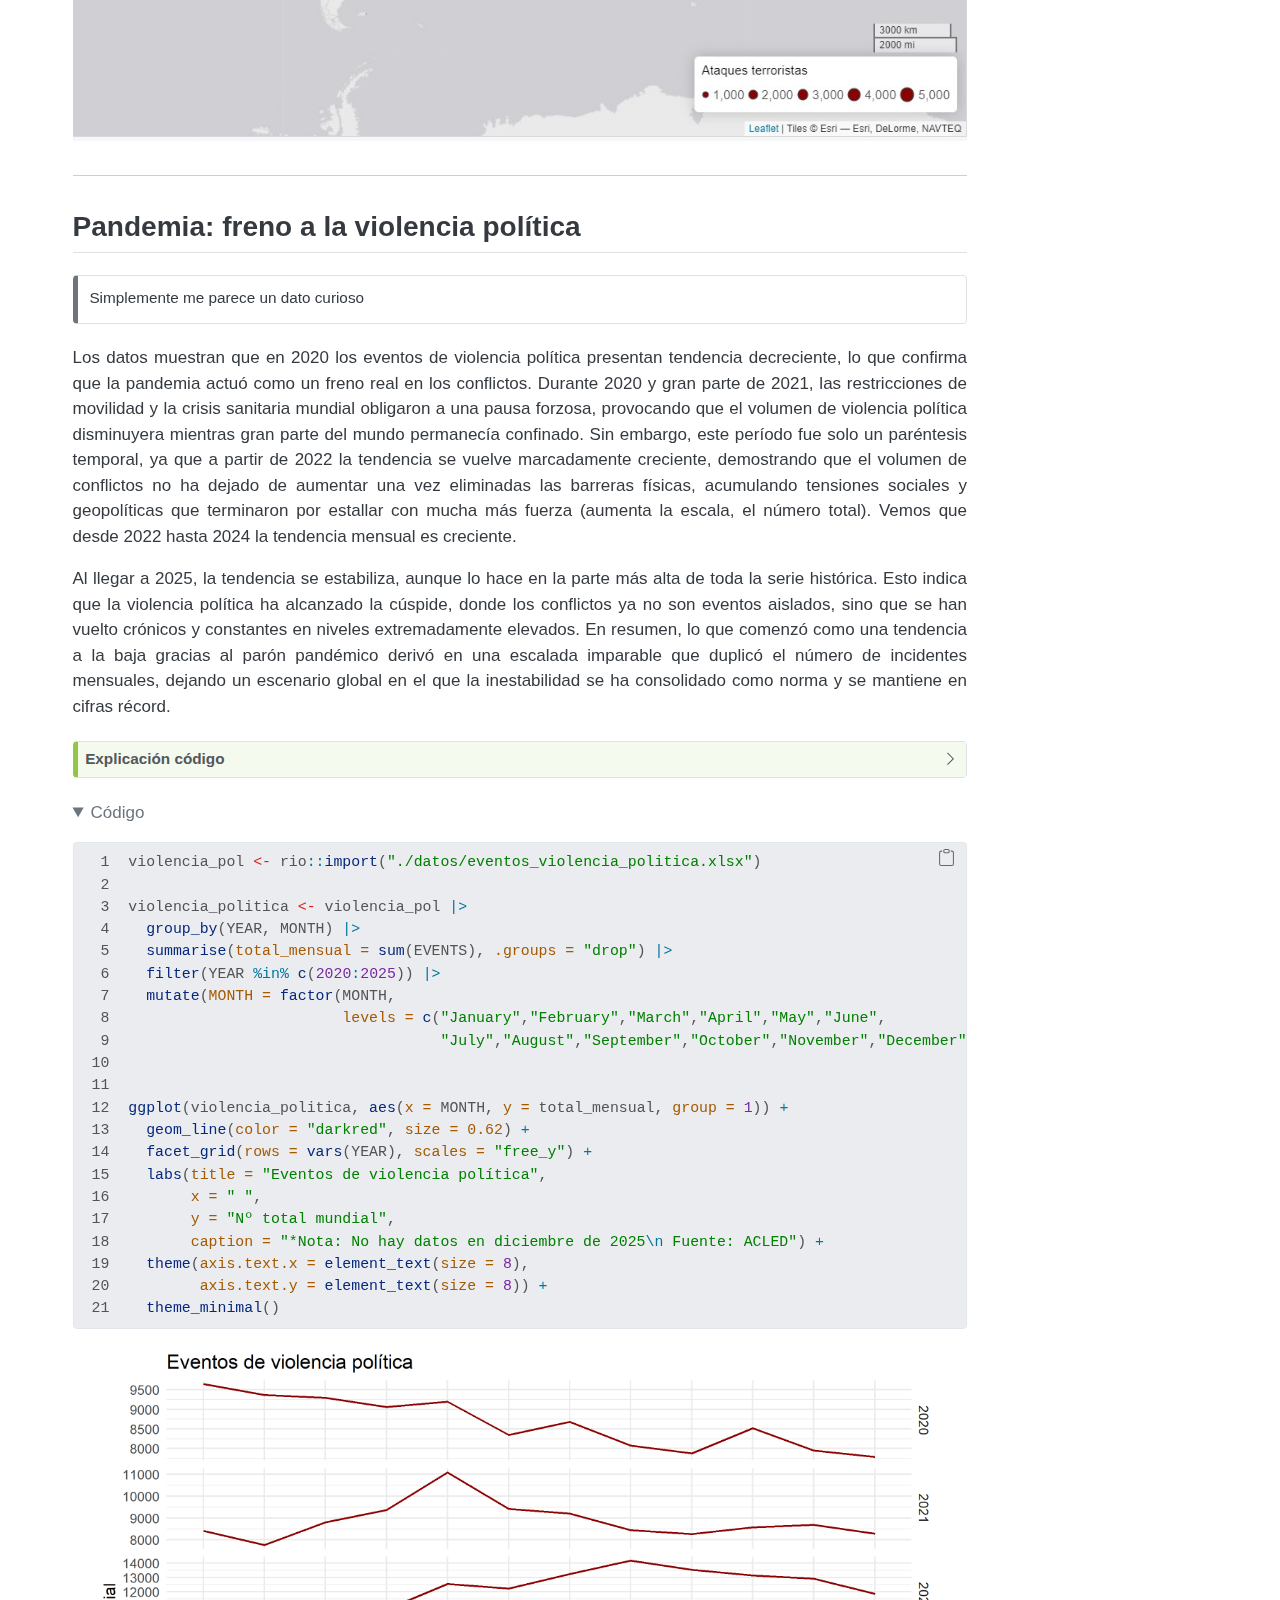
<file: docs/my_trabajo_BigData.html>
<!DOCTYPE html>
<html xmlns="http://www.w3.org/1999/xhtml" lang="es" xml:lang="es"><head>
<meta http-equiv="Content-Type" content="text/html; charset=UTF-8">
<meta charset="utf-8">
<meta name="generator" content="quarto-1.4.555">
<meta name="viewport" content="width=device-width, initial-scale=1.0, user-scalable=yes">
<meta name="author" content="Isabel Punter Fuster">
<meta name="description" content="Conflictos bélicos y sus consecuencias">
<title>Conflictos bélicos</title>
<style>
code{white-space: pre-wrap;}
span.smallcaps{font-variant: small-caps;}
div.columns{display: flex; gap: min(4vw, 1.5em);}
div.column{flex: auto; overflow-x: auto;}
div.hanging-indent{margin-left: 1.5em; text-indent: -1.5em;}
ul.task-list{list-style: none;}
ul.task-list li input[type="checkbox"] {
  width: 0.8em;
  margin: 0 0.8em 0.2em -1em; /* quarto-specific, see https://github.com/quarto-dev/quarto-cli/issues/4556 */ 
  vertical-align: middle;
}
/* CSS for syntax highlighting */
pre > code.sourceCode { white-space: pre; position: relative; }
pre > code.sourceCode > span { line-height: 1.25; }
pre > code.sourceCode > span:empty { height: 1.2em; }
.sourceCode { overflow: visible; }
code.sourceCode > span { color: inherit; text-decoration: inherit; }
div.sourceCode { margin: 1em 0; }
pre.sourceCode { margin: 0; }
@media screen {
div.sourceCode { overflow: auto; }
}
@media print {
pre > code.sourceCode { white-space: pre-wrap; }
pre > code.sourceCode > span { text-indent: -5em; padding-left: 5em; }
}
pre.numberSource code
  { counter-reset: source-line 0; }
pre.numberSource code > span
  { position: relative; left: -4em; counter-increment: source-line; }
pre.numberSource code > span > a:first-child::before
  { content: counter(source-line);
    position: relative; left: -1em; text-align: right; vertical-align: baseline;
    border: none; display: inline-block;
    -webkit-touch-callout: none; -webkit-user-select: none;
    -khtml-user-select: none; -moz-user-select: none;
    -ms-user-select: none; user-select: none;
    padding: 0 4px; width: 4em;
  }
pre.numberSource { margin-left: 3em;  padding-left: 4px; }
div.sourceCode
  {   }
@media screen {
pre > code.sourceCode > span > a:first-child::before { text-decoration: underline; }
}
</style>

<script src="site_libs/quarto-nav/quarto-nav.js"></script>
<script src="site_libs/clipboard/clipboard.min.js"></script>
<script src="site_libs/quarto-search/autocomplete.umd.js"></script>
<script src="site_libs/quarto-search/fuse.min.js"></script>
<script src="site_libs/quarto-search/quarto-search.js"></script>
<meta name="quarto:offset" content="./">
<link href="./imagenes/mundo.jpg" rel="icon" type="image/jpeg">
<script src="site_libs/quarto-html/quarto.js"></script>
<script src="site_libs/quarto-html/popper.min.js"></script>
<script src="site_libs/quarto-html/tippy.umd.min.js"></script>
<script src="site_libs/quarto-html/anchor.min.js"></script>
<link href="site_libs/quarto-html/tippy.css" rel="stylesheet">
<link href="site_libs/quarto-html/quarto-syntax-highlighting.css" rel="stylesheet" id="quarto-text-highlighting-styles">
<script src="site_libs/bootstrap/bootstrap.min.js"></script>
<link href="site_libs/bootstrap/bootstrap-icons.css" rel="stylesheet">
<link href="site_libs/bootstrap/bootstrap.min.css" rel="stylesheet" id="quarto-bootstrap" data-mode="light">
<script src="site_libs/quarto-contrib/glightbox/glightbox.min.js"></script>
<link href="site_libs/quarto-contrib/glightbox/glightbox.min.css" rel="stylesheet">
<link href="site_libs/quarto-contrib/glightbox/lightbox.css" rel="stylesheet"><script id="quarto-search-options" type="application/json">{
  "location": "navbar",
  "copy-button": true,
  "collapse-after": 3,
  "panel-placement": "end",
  "type": "overlay",
  "limit": 50,
  "keyboard-shortcut": [
    "f",
    "/",
    "s"
  ],
  "language": {
    "search-no-results-text": "Sin resultados",
    "search-matching-documents-text": "documentos encontrados",
    "search-copy-link-title": "Copiar el enlace en la busqueda",
    "search-hide-matches-text": "Esconder resultados adicionales",
    "search-more-match-text": "hay más resultados en este documento",
    "search-more-matches-text": "más resultados en este documento",
    "search-clear-button-title": "Borrar",
    "search-text-placeholder": "",
    "search-detached-cancel-button-title": "Cancelar",
    "search-submit-button-title": "Enviar",
    "search-label": "Buscar"
  }
}</script><style>html{ scroll-behavior: smooth; }</style>
<style>

      .quarto-title-block .quarto-title-banner h1,
      .quarto-title-block .quarto-title-banner h2,
      .quarto-title-block .quarto-title-banner h3,
      .quarto-title-block .quarto-title-banner h4,
      .quarto-title-block .quarto-title-banner h5,
      .quarto-title-block .quarto-title-banner h6
      {
        color: white;
      }

      .quarto-title-block .quarto-title-banner {
        color: white;
background: #698B69;
      }
</style>
<link rel="shortcut icon" href="imagenes/mundo.jpg">
<link rel="stylesheet" href="assets/styles.css">
</head>
<body class="nav-fixed">

<div id="quarto-search-results"></div>
  <header id="quarto-header" class="headroom fixed-top quarto-banner"><nav class="navbar navbar-expand-lg " data-bs-theme="dark"><div class="navbar-container container-fluid">
      <div class="navbar-brand-container mx-auto">
    <a href="./index.html" class="navbar-brand navbar-brand-logo">
    <img src="./imagenes/mundo.jpg" alt="" class="navbar-logo"></a>
    <a class="navbar-brand" href="./index.html">
    <span class="navbar-title">Conflictos bélicos</span>
    </a>
  </div>
            <div id="quarto-search" class="" title="Buscar"></div>
          <button class="navbar-toggler" type="button" data-bs-toggle="collapse" data-bs-target="#navbarCollapse" aria-controls="navbarCollapse" aria-expanded="false" aria-label="Navegación de palanca" onclick="if (window.quartoToggleHeadroom) { window.quartoToggleHeadroom(); }">
  <span class="navbar-toggler-icon"></span>
</button>
          <div class="collapse navbar-collapse" id="navbarCollapse">
            <ul class="navbar-nav navbar-nav-scroll me-auto">
<li class="nav-item compact">
    <a class="nav-link" href="./index.html"> <i class="bi bi-fa-globe" role="img">
</i> 
<span class="menu-text"></span></a>
  </li>  
</ul>
<ul class="navbar-nav navbar-nav-scroll ms-auto">
<li class="nav-item">
    <a class="nav-link active" href="./my_trabajo_BigData.html" aria-current="page"> 
<span class="menu-text">Trabajo individual IPF</span></a>
  </li>  
  <li class="nav-item compact">
    <a class="nav-link" href="https://github.com/ipfuster"> <i class="bi bi-github" role="img">
</i> 
<span class="menu-text"></span></a>
  </li>  
  <li class="nav-item compact">
    <a class="nav-link" href="mailto:<tipunfus@alumni.uv.es>"> <i class="bi bi-envelope" role="img">
</i> 
<span class="menu-text"></span></a>
  </li>  
  <li class="nav-item compact">
    <a class="nav-link" href="https://www.linkedin.com/in/isabel-punter-fuster/"> <i class="bi bi-linkedin" role="img">
</i> 
<span class="menu-text"></span></a>
  </li>  
</ul>
</div> <!-- /navcollapse -->
          <div class="quarto-navbar-tools">
</div>
      </div> <!-- /container-fluid -->
    </nav></header><!-- content --><header id="title-block-header" class="quarto-title-block default page-columns page-full"><div class="quarto-title-banner page-columns page-full">
    <div class="quarto-title column-page-left">
      <div class="quarto-title-block"><div><h1 class="title">Conflictos bélicos</h1><button type="button" class="btn code-tools-button dropdown-toggle" id="quarto-code-tools-menu" data-bs-toggle="dropdown" aria-expanded="false"><i class="bi"></i> Código</button><ul class="dropdown-menu dropdown-menu-end" aria-labelelledby="quarto-code-tools-menu"><li><a id="quarto-show-all-code" class="dropdown-item" href="javascript:void(0)" role="button">Enseñar el código</a></li><li><a id="quarto-hide-all-code" class="dropdown-item" href="javascript:void(0)" role="button">Esconder el código</a></li><li><hr class="dropdown-divider"></li><li><a id="quarto-view-source" class="dropdown-item" href="javascript:void(0)" role="button">Ver el código</a></li></ul></div></div>
                  <div>
        <div class="description">
          <p>Conflictos bélicos y sus consecuencias</p>
        </div>
      </div>
                          <div class="quarto-categories">
                <div class="quarto-category">trabajo BigData</div>
                <div class="quarto-category">conflictos</div>
                <div class="quarto-category">guerras</div>
              </div>
                  </div>
  </div>
    
  <div class="quarto-title-meta-author column-page-left">
    <div class="quarto-title-meta-heading">Autor</div>
    <div class="quarto-title-meta-heading">Afiliaciones</div>
    
      <div class="quarto-title-meta-contents">
      <p class="author">Isabel Punter Fuster </p>
    </div>
    <div class="quarto-title-meta-contents">
          <p class="affiliation">
              <a href="https://www.uv.es">
              Universitat de València
              </a>
            </p>
          <p class="affiliation">
              <a href="https://juniorfemaleleaders.wixsite.com/juniorfemaleleaders">
              Junior Female Leaders
              </a>
            </p>
        </div>
    </div>

  <div class="quarto-title-meta column-page-left">

        
      <div>
      <div class="quarto-title-meta-heading">Fecha de Publicación</div>
      <div class="quarto-title-meta-contents">
        <p class="date">5 de enero de 2025</p>
      </div>
    </div>
    
      
    </div>
    
  
  </header><div id="quarto-content" class="quarto-container page-columns page-rows-contents page-layout-full page-navbar">
<!-- sidebar -->
<!-- margin-sidebar -->
    <div id="quarto-margin-sidebar" class="sidebar margin-sidebar">
        <nav id="TOC" role="doc-toc" class="toc-active"><h2 id="toc-title">Índice</h2>
   
  <ul>
<li><a href="#introducci%C3%B3n" id="toc-introducción" class="nav-link active" data-scroll-target="#introducci%C3%B3n">Introducción</a></li>
  <li>
<a href="#actores-involucrados" id="toc-actores-involucrados" class="nav-link" data-scroll-target="#actores-involucrados">Actores involucrados</a>
  <ul class="collapse">
<li><a href="#caso-de-estudio-sud%C3%A1n" id="toc-caso-de-estudio-sudán" class="nav-link" data-scroll-target="#caso-de-estudio-sud%C3%A1n">Caso de estudio: Sudán</a></li>
  </ul>
</li>
  <li>
<a href="#desplazamientos-y-fallecimientos" id="toc-desplazamientos-y-fallecimientos" class="nav-link" data-scroll-target="#desplazamientos-y-fallecimientos">Desplazamientos y fallecimientos</a>
  <ul class="collapse">
<li><a href="#fallecimientos-por-combate-directo" id="toc-fallecimientos-por-combate-directo" class="nav-link" data-scroll-target="#fallecimientos-por-combate-directo">Fallecimientos por combate directo</a></li>
  <li><a href="#refugiados" id="toc-refugiados" class="nav-link" data-scroll-target="#refugiados">Refugiados</a></li>
  <li><a href="#desplazamientos-internos-forzosos" id="toc-desplazamientos-internos-forzosos" class="nav-link" data-scroll-target="#desplazamientos-internos-forzosos">Desplazamientos internos forzosos</a></li>
  </ul>
</li>
  <li><a href="#tipos-de-conflictos" id="toc-tipos-de-conflictos" class="nav-link" data-scroll-target="#tipos-de-conflictos">Tipos de conflictos</a></li>
  <li><a href="#terrorismo" id="toc-terrorismo" class="nav-link" data-scroll-target="#terrorismo">Terrorismo</a></li>
  <li><a href="#pandemia-freno-a-la-violencia-pol%C3%ADtica" id="toc-pandemia-freno-a-la-violencia-política" class="nav-link" data-scroll-target="#pandemia-freno-a-la-violencia-pol%C3%ADtica">Pandemia: freno a la violencia política</a></li>
  <li><a href="#conclusi%C3%B3n" id="toc-conclusión" class="nav-link" data-scroll-target="#conclusi%C3%B3n">Conclusión</a></li>
  </ul><div class="quarto-other-links"><h2>Otros Enlaces</h2><ul><li><a href="https://perezp44.github.io/intro-ds-25-26-web/"><i class="bi bi-link-45deg"></i>Web del curso</a></li><li><a href="https://perezp44.github.io/intro-ds-25-26-web/05-trabajos-estudiantes.html"><i class="bi bi-link-45deg"></i>Trabajos de mis compañeros</a></li><li><a href="https://github.com/ipfuster/trabajo_BigData_individual"><i class="bi bi-link-45deg"></i>Repo del trabajo</a></li><li><a href="https://www.linkedin.com/pulse/groenlandia-espejo-de-la-geopol%C3%ADtica-actual-isabel-p-fuster-yvosf"><i class="bi bi-link-45deg"></i>Más artículos míos de GEOPOLÍTICA</a></li></ul></div></nav>
    </div>
<!-- main -->
<main class="content quarto-banner-title-block column-page-left" id="quarto-document-content"><div class="callout callout-style-default callout-tip no-icon callout-titled" title="Código y fuentes del trabajo">
<div class="callout-header d-flex align-content-center" data-bs-toggle="collapse" data-bs-target=".callout-1-contents" aria-controls="callout-1" aria-expanded="false" aria-label="Toggle callout">
<div class="callout-icon-container">
<i class="callout-icon no-icon"></i>
</div>
<div class="callout-title-container flex-fill">
Código y fuentes del trabajo
</div>
<div class="callout-btn-toggle d-inline-block border-0 py-1 ps-1 pe-0 float-end"><i class="callout-toggle"></i></div>
</div>
<div id="callout-1" class="callout-1-contents callout-collapse collapse">
<div class="callout-body-container callout-body">
<p>En el presente trabajo se utilizará información de la Universidad de Uppsala, que se encuentra dentro de la carpeta “datos”. Asimismo, otras fuentes son ACHNUR, ACLED y UNICEF, cuyos ficheros también están dentro de esa misma carpeta.</p>
<p>El código esta basado mayoritariamente en todo lo visto en clase. A continuación se cargan todas las librerías que se van a utilizar</p>
</div>
</div>
</div>
<div class="cell" data-layout-align="center">
<details open="" class="code-fold"><summary>Código</summary><div class="sourceCode cell-code" id="cb1"><pre class="sourceCode numberSource r number-lines code-with-copy"><code class="sourceCode r"><span id="cb1-1"><a href="#cb1-1"></a><span class="fu">library</span>(tidyverse)</span>
<span id="cb1-2"><a href="#cb1-2"></a><span class="fu">library</span>(sf)</span>
<span id="cb1-3"><a href="#cb1-3"></a><span class="fu">library</span>(rnaturalearth)</span>
<span id="cb1-4"><a href="#cb1-4"></a><span class="fu">library</span>(rnaturalearthdata)</span>
<span id="cb1-5"><a href="#cb1-5"></a><span class="fu">library</span>(countrycode)</span>
<span id="cb1-6"><a href="#cb1-6"></a><span class="fu">library</span>(ggplot2)</span>
<span id="cb1-7"><a href="#cb1-7"></a><span class="fu">library</span>(tmap)</span>
<span id="cb1-8"><a href="#cb1-8"></a><span class="fu">library</span>(patchwork)</span>
<span id="cb1-9"><a href="#cb1-9"></a><span class="fu">library</span>(ggimage)</span>
<span id="cb1-10"><a href="#cb1-10"></a><span class="fu">library</span>(imager)</span></code><button title="Copiar al portapapeles" class="code-copy-button"><i class="bi"></i></button></pre></div>
</details>
</div>
<hr>
<section id="introducción" class="level2"><h2 class="anchored" data-anchor-id="introducción">Introducción</h2>
<p>El sistema internacional actual atraviesa su periodo de mayor inestabilidad desde el fin de la Segunda Guerra Mundial. La convergencia de tensiones geopolíticas, la fragmentación de actores no estatales y la mutación de la violencia política han situado al año 2025 en la cúspide de la conflictividad global. Más allá de los focos mediáticos en Ucrania y Gaza, la proliferación de crisis en el Sahel, el Sudeste Asiático y América Latina dibuja un mapa de seguridad complejo que exige un análisis basado en la evidencia.</p>
<p>Aquí utilizo técnicas de Big Data y R para monitorizar esta escalada, analizando datos multidimensionales de la Universidad de Uppsala (UCDP), ACLED y organismos de la ONU para cuantificar y mapear no solo la letalidad directa, sino las profundas consecuencias humanitarias en términos de desplazamientos forzosos y refugiados.</p>
<div class="quarto-figure quarto-figure-center">
<figure class="figure"><p><a href="./imagenes/introduccion.png" class="lightbox" data-gallery="quarto-lightbox-gallery-1"><img src="./imagenes/introduccion.png" class="img-fluid quarto-figure quarto-figure-center figure-img" style="width:40.0%"></a></p>
</figure>
</div>
<p>A continuación, un mapa que representa las regiones en conflicto bélico, según los datos de la Universidad de Uppsala (UCDP), mundialmente reconocida por sus análisis de conflictos y acción humanitaria.</p>
<div class="callout callout-style-simple callout-none no-icon">
<div class="callout-body d-flex">
<div class="callout-icon-container">
<i class="callout-icon no-icon"></i>
</div>
<div class="callout-body-container">
<p>Son datos de 2024, porque es el año más reciente que aparece en los datos.</p>
</div>
</div>
</div>
<p>Debido a que se trata de una ciencia social, hay disparidades de cuantificación y de definición de conflicto armado. Bajo la UCDP, el conflicto bélico se da cuando “hay una incompatibilidad disputada que concierne al gobierno y/o territorio, donde el uso de la fuerza armada entre dos partes, de las cuales al menos una es el gobierno de un Estado, provoca al menos 25 muertes relacionadas con combates en un año calendario”.</p>
<div class="callout callout-style-default callout-tip no-icon callout-titled" title="Explicación código">
<div class="callout-header d-flex align-content-center" data-bs-toggle="collapse" data-bs-target=".callout-2-contents" aria-controls="callout-2" aria-expanded="false" aria-label="Toggle callout">
<div class="callout-icon-container">
<i class="callout-icon no-icon"></i>
</div>
<div class="callout-title-container flex-fill">
Explicación código
</div>
<div class="callout-btn-toggle d-inline-block border-0 py-1 ps-1 pe-0 float-end"><i class="callout-toggle"></i></div>
</div>
<div id="callout-2" class="callout-2-contents callout-collapse collapse">
<div class="callout-body-container callout-body">
<p>Para este gráfico he importado los datos con rio y después he juntado el sf World con el df de conflicto previamente importado para poder tener las geometrías. Para poder rellenar los países en función de si hay conflicto o no, he creado una columna con código binario mediante un ifelse, donde 0 es que no hay (previamente está como NA porque los países que no están en conflicto tienen todo NA por el left_join anterior), y 1 es que sí hay. Después hago el mapa bajo el procedimiento del fichero CIS del guion_03.</p>
</div>
</div>
</div>
<div class="cell" data-layout-align="center">
<details open="" class="code-fold"><summary>Código</summary><div class="sourceCode cell-code" id="cb2"><pre class="sourceCode numberSource r number-lines code-with-copy"><code class="sourceCode r"><span id="cb2-1"><a href="#cb2-1"></a></span>
<span id="cb2-2"><a href="#cb2-2"></a><span class="co">#importo el archivo de UPC de conflictos</span></span>
<span id="cb2-3"><a href="#cb2-3"></a></span>
<span id="cb2-4"><a href="#cb2-4"></a>conflictos_upc1 <span class="ot">&lt;-</span> rio<span class="sc">::</span><span class="fu">import</span>(<span class="st">"./datos/conflictos_pais_ano.csv"</span>)</span>
<span id="cb2-5"><a href="#cb2-5"></a></span>
<span id="cb2-6"><a href="#cb2-6"></a><span class="co">#modifico para obtener lo que quiero</span></span>
<span id="cb2-7"><a href="#cb2-7"></a></span>
<span id="cb2-8"><a href="#cb2-8"></a>conflictos_upc2 <span class="ot">&lt;-</span> conflictos_upc1 <span class="sc">|&gt;</span> </span>
<span id="cb2-9"><a href="#cb2-9"></a>  <span class="fu">filter</span>(year <span class="sc">==</span> <span class="dv">2024</span>) <span class="sc">|&gt;</span> </span>
<span id="cb2-10"><a href="#cb2-10"></a>  <span class="fu">mutate</span>(<span class="at">nombre =</span> <span class="fu">countrycode</span>(location, <span class="st">"country.name"</span>, <span class="st">"iso3c"</span>))</span>
<span id="cb2-11"><a href="#cb2-11"></a></span>
<span id="cb2-12"><a href="#cb2-12"></a>World_mio <span class="ot">&lt;-</span> World <span class="sc">|&gt;</span> </span>
<span id="cb2-13"><a href="#cb2-13"></a>  <span class="fu">select</span>(iso_a3, geometry)</span>
<span id="cb2-14"><a href="#cb2-14"></a></span>
<span id="cb2-15"><a href="#cb2-15"></a>conflictos_upc_mundial <span class="ot">&lt;-</span> World_mio <span class="sc">|&gt;</span> </span>
<span id="cb2-16"><a href="#cb2-16"></a>  <span class="fu">left_join</span>(conflictos_upc2, <span class="at">by =</span> <span class="fu">c</span>(<span class="st">"iso_a3"</span> <span class="ot">=</span> <span class="st">"nombre"</span>))</span>
<span id="cb2-17"><a href="#cb2-17"></a></span>
<span id="cb2-18"><a href="#cb2-18"></a>conflictos_paises <span class="ot">&lt;-</span> conflictos_upc_mundial <span class="sc">|&gt;</span> </span>
<span id="cb2-19"><a href="#cb2-19"></a>  <span class="fu">mutate</span>(<span class="at">Conflicto =</span> <span class="fu">factor</span>(<span class="fu">ifelse</span>(<span class="sc">!</span><span class="fu">is.na</span>(conflict_id) <span class="sc">&amp;</span> conflict_id <span class="sc">&gt;</span> <span class="dv">0</span>, <span class="dv">1</span>, <span class="dv">0</span>))) <span class="sc">|&gt;</span> </span>
<span id="cb2-20"><a href="#cb2-20"></a>  <span class="fu">filter</span>(iso_a3 <span class="sc">!=</span> <span class="st">"ATA"</span>)</span>
<span id="cb2-21"><a href="#cb2-21"></a></span>
<span id="cb2-22"><a href="#cb2-22"></a>conflictos_upc_sf <span class="ot">&lt;-</span> <span class="fu">st_as_sf</span>(conflictos_paises)</span>
<span id="cb2-23"><a href="#cb2-23"></a></span>
<span id="cb2-24"><a href="#cb2-24"></a><span class="co">#hago el mapa</span></span>
<span id="cb2-25"><a href="#cb2-25"></a></span>
<span id="cb2-26"><a href="#cb2-26"></a>mapa_conflictos_2024 <span class="ot">&lt;-</span> <span class="fu">ggplot</span>(conflictos_upc_sf) <span class="sc">+</span></span>
<span id="cb2-27"><a href="#cb2-27"></a>  <span class="fu">geom_sf</span>(<span class="fu">aes</span>(<span class="at">fill=</span>Conflicto), <span class="at">color=</span><span class="st">"#3D3D3D"</span>) <span class="sc">+</span></span>
<span id="cb2-28"><a href="#cb2-28"></a>  <span class="fu">scale_fill_manual</span>(<span class="at">values =</span> <span class="fu">c</span>(<span class="st">"0"</span> <span class="ot">=</span> <span class="st">"grey80"</span>, <span class="st">"1"</span> <span class="ot">=</span> <span class="st">"darkred"</span>),  </span>
<span id="cb2-29"><a href="#cb2-29"></a>                    <span class="at">labels =</span> <span class="fu">c</span>(<span class="st">"0"</span> <span class="ot">=</span> <span class="st">"No"</span>, <span class="st">"1"</span> <span class="ot">=</span> <span class="st">"Sí"</span>)) <span class="sc">+</span></span>
<span id="cb2-30"><a href="#cb2-30"></a>  <span class="fu">labs</span>(<span class="at">title =</span> <span class="st">"Países en conflicto en 2024"</span>, </span>
<span id="cb2-31"><a href="#cb2-31"></a>       <span class="at">caption =</span> <span class="st">"Fuente: UCDP"</span>) <span class="sc">+</span></span>
<span id="cb2-32"><a href="#cb2-32"></a>  <span class="fu">coord_sf</span>(<span class="at">datum =</span> <span class="cn">NA</span>) <span class="sc">+</span> </span>
<span id="cb2-33"><a href="#cb2-33"></a>  <span class="fu">theme_minimal</span>()</span>
<span id="cb2-34"><a href="#cb2-34"></a></span>
<span id="cb2-35"><a href="#cb2-35"></a>mapa_conflictos_2024</span></code><button title="Copiar al portapapeles" class="code-copy-button"><i class="bi"></i></button></pre></div>
</details><div class="cell-output-display">
<div class="quarto-figure quarto-figure-center">
<figure class="figure"><p><a href="my_trabajo_BigData_files/figure-html/unnamed-chunk-2-1.png" class="lightbox" data-gallery="quarto-lightbox-gallery-2"><img src="my_trabajo_BigData_files/figure-html/unnamed-chunk-2-1.png" class="img-fluid quarto-figure quarto-figure-center figure-img" style="width:95.0%"></a></p>
</figure>
</div>
</div>
</div>
<p>Debido al aumento de la violencia, considero necesario analizar los conflictos, desde una perspectiva anto histórica, como en términos de las consecuencias que conllevan, ya no solo por migraciones, desplazamientos y muertes, sino a nivel económico.</p>
<hr></section><section id="actores-involucrados" class="level2"><h2 class="anchored" data-anchor-id="actores-involucrados">Actores involucrados</h2>
<p>Los conflictos no se dan únicamente porque dos países están en guerra. La realidad es muy diferente. Hay una gran variedad de conflictos, entre cuyas distinciones mencionaré una más adelante, en los que se ven involucrados diferentes tipos de actores, desde ejércitos estatales hasta guerrillas o grupos terroristas. En cualquier caso, las consecuencias son enormes.</p>
<section id="caso-de-estudio-sudán" class="level3"><h3 class="anchored" data-anchor-id="caso-de-estudio-sudán">Caso de estudio: Sudán</h3>
<p>Para poner un ejemplo de los actores que intervienen en un conflicto, a continuación una tabla de los actores que intervienen en Sudán.</p>
<div class="cell" data-layout-align="center">
<details open="" class="code-fold"><summary>Código</summary><div class="sourceCode cell-code" id="cb3"><pre class="sourceCode numberSource r number-lines code-with-copy"><code class="sourceCode r"><span id="cb3-1"><a href="#cb3-1"></a></span>
<span id="cb3-2"><a href="#cb3-2"></a><span class="fu">library</span>(gt)</span>
<span id="cb3-3"><a href="#cb3-3"></a></span>
<span id="cb3-4"><a href="#cb3-4"></a>actores_upcd <span class="ot">&lt;-</span> rio<span class="sc">::</span><span class="fu">import</span>(<span class="st">"./datos/Actor_v25_1.csv"</span>)</span>
<span id="cb3-5"><a href="#cb3-5"></a></span>
<span id="cb3-6"><a href="#cb3-6"></a>actores <span class="ot">&lt;-</span> actores_upcd <span class="sc">|&gt;</span> </span>
<span id="cb3-7"><a href="#cb3-7"></a>  <span class="fu">filter</span>(Location <span class="sc">==</span> <span class="st">"Sudan"</span>) <span class="sc">|&gt;</span> </span>
<span id="cb3-8"><a href="#cb3-8"></a>  <span class="fu">select</span>(NameData, NameOrigFullEng) <span class="sc">|&gt;</span> </span>
<span id="cb3-9"><a href="#cb3-9"></a>  <span class="fu">filter</span>(NameData <span class="sc">%in%</span> <span class="fu">c</span>(<span class="st">"PDF"</span>, <span class="st">"RSF"</span>, <span class="st">"SSLM"</span>, <span class="st">"SLM/A - MM"</span>, <span class="st">"Beni Hussein"</span>, <span class="st">"Fur"</span>, <span class="st">"Sudanese Communist Party"</span>, <span class="st">"NDA"</span>,   <span class="st">"Darfur Joint Resistance Forces"</span>, <span class="st">"SARC"</span>))</span>
<span id="cb3-10"><a href="#cb3-10"></a></span>
<span id="cb3-11"><a href="#cb3-11"></a>actores_gt <span class="ot">&lt;-</span> actores <span class="sc">|&gt;</span> <span class="fu">gt</span>()</span>
<span id="cb3-12"><a href="#cb3-12"></a></span>
<span id="cb3-13"><a href="#cb3-13"></a>actores_gt <span class="ot">&lt;-</span> actores_gt <span class="sc">|&gt;</span> </span>
<span id="cb3-14"><a href="#cb3-14"></a>  <span class="fu">tab_header</span>(<span class="at">title =</span> <span class="st">"Actores involucrados en el conflicto de Sudán"</span>) <span class="sc">|&gt;</span> </span>
<span id="cb3-15"><a href="#cb3-15"></a>  <span class="fu">tab_options</span>(<span class="at">heading.background.color =</span> <span class="st">"darkred"</span>, </span>
<span id="cb3-16"><a href="#cb3-16"></a>              <span class="at">column_labels.border.bottom.color =</span> <span class="st">"darkred"</span>, </span>
<span id="cb3-17"><a href="#cb3-17"></a>              <span class="at">table_body.border.bottom.color =</span> <span class="st">"darkred"</span>) <span class="sc">|&gt;</span> </span>
<span id="cb3-18"><a href="#cb3-18"></a>  <span class="fu">cols_label</span>(<span class="at">NameData =</span> <span class="fu">md</span>(<span class="st">"Abreviatura"</span>), </span>
<span id="cb3-19"><a href="#cb3-19"></a>             <span class="at">NameOrigFullEng =</span> <span class="fu">md</span>(<span class="st">"Nombre completo"</span>)) <span class="sc">|&gt;</span> </span>
<span id="cb3-20"><a href="#cb3-20"></a>  <span class="fu">tab_style</span>(<span class="at">style =</span> <span class="fu">cell_fill</span>(<span class="at">color =</span> <span class="st">"#C1FFC1"</span>), </span>
<span id="cb3-21"><a href="#cb3-21"></a>            <span class="at">locations =</span> <span class="fu">cells_body</span>(<span class="at">columns =</span> NameData, <span class="at">rows =</span> <span class="fu">c</span>(<span class="dv">5</span>, <span class="dv">10</span>))) <span class="sc">|&gt;</span> </span>
<span id="cb3-22"><a href="#cb3-22"></a>  <span class="fu">tab_style</span>(<span class="at">style =</span> <span class="fu">cell_fill</span>(<span class="at">color =</span> <span class="st">"#CDB79C"</span>), </span>
<span id="cb3-23"><a href="#cb3-23"></a>            <span class="at">locations =</span> <span class="fu">cells_body</span>(<span class="at">columns =</span> NameData, <span class="at">rows =</span> <span class="fu">c</span>(<span class="dv">1</span>, <span class="dv">4</span>))) <span class="sc">|&gt;</span> </span>
<span id="cb3-24"><a href="#cb3-24"></a>  <span class="fu">tab_style</span>(<span class="at">style =</span> <span class="fu">cell_fill</span>(<span class="at">color =</span> <span class="st">"lightgrey"</span>), </span>
<span id="cb3-25"><a href="#cb3-25"></a>            <span class="at">locations =</span> <span class="fu">cells_body</span>(<span class="at">columns =</span> NameData, <span class="at">rows =</span> <span class="fu">c</span>(<span class="dv">6</span>, <span class="dv">7</span>))) <span class="sc">|&gt;</span> </span>
<span id="cb3-26"><a href="#cb3-26"></a>  <span class="fu">tab_style</span>(<span class="at">style =</span> <span class="fu">cell_fill</span>(<span class="at">color =</span> <span class="st">"#FFFFF0"</span>), </span>
<span id="cb3-27"><a href="#cb3-27"></a>            <span class="at">locations =</span> <span class="fu">cells_body</span>(<span class="at">columns =</span> NameData, <span class="at">rows =</span> <span class="fu">c</span>(<span class="dv">2</span>, <span class="dv">3</span>))) <span class="sc">|&gt;</span> </span>
<span id="cb3-28"><a href="#cb3-28"></a>  <span class="fu">tab_style</span>(<span class="at">style =</span> <span class="fu">cell_fill</span>(<span class="at">color =</span> <span class="st">"#CD9B9D"</span>), </span>
<span id="cb3-29"><a href="#cb3-29"></a>            <span class="at">locations =</span> <span class="fu">cells_body</span>(<span class="at">columns =</span> NameData, <span class="at">rows =</span> <span class="fu">c</span>(<span class="dv">8</span>, <span class="dv">9</span>))) <span class="sc">|&gt;</span> </span>
<span id="cb3-30"><a href="#cb3-30"></a>  <span class="fu">tab_footnote</span>(<span class="at">footnote =</span> <span class="st">"Es una selección del total para mostrar la variedad"</span>, </span>
<span id="cb3-31"><a href="#cb3-31"></a>               <span class="at">locations =</span> <span class="fu">cells_title</span>()) <span class="sc">|&gt;</span> </span>
<span id="cb3-32"><a href="#cb3-32"></a>  <span class="fu">tab_footnote</span>(<span class="at">footnote =</span> <span class="st">"Tipos de actores: fuerzas estatales (verde), grupos rebeldes (marrón),  milicias étnicas (gris), movimientos políticos (beige), alianzas (granate)"</span>,</span>
<span id="cb3-33"><a href="#cb3-33"></a>               <span class="at">locations =</span> <span class="fu">cells_column_labels</span>(<span class="at">columns =</span> NameData)) <span class="sc">|&gt;</span> </span>
<span id="cb3-34"><a href="#cb3-34"></a>  <span class="fu">tab_source_note</span>(<span class="fu">md</span>(<span class="st">"Fuente: [UCDP Dataset](https://ucdp.uu.se/downloads/index.html#actor)"</span>))</span>
<span id="cb3-35"><a href="#cb3-35"></a></span>
<span id="cb3-36"><a href="#cb3-36"></a>actores_gt</span></code><button title="Copiar al portapapeles" class="code-copy-button"><i class="bi"></i></button></pre></div>
</details><div class="cell-output-display">
<div id="ugklwkabmr" style="padding-left:0px;padding-right:0px;padding-top:10px;padding-bottom:10px;overflow-x:auto;overflow-y:auto;width:auto;height:auto;">
<style>#ugklwkabmr table {
  font-family: system-ui, 'Segoe UI', Roboto, Helvetica, Arial, sans-serif, 'Apple Color Emoji', 'Segoe UI Emoji', 'Segoe UI Symbol', 'Noto Color Emoji';
  -webkit-font-smoothing: antialiased;
  -moz-osx-font-smoothing: grayscale;
}

#ugklwkabmr thead, #ugklwkabmr tbody, #ugklwkabmr tfoot, #ugklwkabmr tr, #ugklwkabmr td, #ugklwkabmr th {
  border-style: none;
}

#ugklwkabmr p {
  margin: 0;
  padding: 0;
}

#ugklwkabmr .gt_table {
  display: table;
  border-collapse: collapse;
  line-height: normal;
  margin-left: auto;
  margin-right: auto;
  color: #333333;
  font-size: 16px;
  font-weight: normal;
  font-style: normal;
  background-color: #FFFFFF;
  width: auto;
  border-top-style: solid;
  border-top-width: 2px;
  border-top-color: #A8A8A8;
  border-right-style: none;
  border-right-width: 2px;
  border-right-color: #D3D3D3;
  border-bottom-style: solid;
  border-bottom-width: 2px;
  border-bottom-color: #A8A8A8;
  border-left-style: none;
  border-left-width: 2px;
  border-left-color: #D3D3D3;
}

#ugklwkabmr .gt_caption {
  padding-top: 4px;
  padding-bottom: 4px;
}

#ugklwkabmr .gt_title {
  color: #FFFFFF;
  font-size: 125%;
  font-weight: initial;
  padding-top: 4px;
  padding-bottom: 4px;
  padding-left: 5px;
  padding-right: 5px;
  border-bottom-color: #FFFFFF;
  border-bottom-width: 0;
}

#ugklwkabmr .gt_subtitle {
  color: #FFFFFF;
  font-size: 85%;
  font-weight: initial;
  padding-top: 3px;
  padding-bottom: 5px;
  padding-left: 5px;
  padding-right: 5px;
  border-top-color: #FFFFFF;
  border-top-width: 0;
}

#ugklwkabmr .gt_heading {
  background-color: #8B0000;
  text-align: center;
  border-bottom-color: #FFFFFF;
  border-left-style: none;
  border-left-width: 1px;
  border-left-color: #D3D3D3;
  border-right-style: none;
  border-right-width: 1px;
  border-right-color: #D3D3D3;
}

#ugklwkabmr .gt_bottom_border {
  border-bottom-style: solid;
  border-bottom-width: 2px;
  border-bottom-color: #D3D3D3;
}

#ugklwkabmr .gt_col_headings {
  border-top-style: solid;
  border-top-width: 2px;
  border-top-color: #D3D3D3;
  border-bottom-style: solid;
  border-bottom-width: 2px;
  border-bottom-color: #8B0000;
  border-left-style: none;
  border-left-width: 1px;
  border-left-color: #D3D3D3;
  border-right-style: none;
  border-right-width: 1px;
  border-right-color: #D3D3D3;
}

#ugklwkabmr .gt_col_heading {
  color: #333333;
  background-color: #FFFFFF;
  font-size: 100%;
  font-weight: normal;
  text-transform: inherit;
  border-left-style: none;
  border-left-width: 1px;
  border-left-color: #D3D3D3;
  border-right-style: none;
  border-right-width: 1px;
  border-right-color: #D3D3D3;
  vertical-align: bottom;
  padding-top: 5px;
  padding-bottom: 6px;
  padding-left: 5px;
  padding-right: 5px;
  overflow-x: hidden;
}

#ugklwkabmr .gt_column_spanner_outer {
  color: #333333;
  background-color: #FFFFFF;
  font-size: 100%;
  font-weight: normal;
  text-transform: inherit;
  padding-top: 0;
  padding-bottom: 0;
  padding-left: 4px;
  padding-right: 4px;
}

#ugklwkabmr .gt_column_spanner_outer:first-child {
  padding-left: 0;
}

#ugklwkabmr .gt_column_spanner_outer:last-child {
  padding-right: 0;
}

#ugklwkabmr .gt_column_spanner {
  border-bottom-style: solid;
  border-bottom-width: 2px;
  border-bottom-color: #8B0000;
  vertical-align: bottom;
  padding-top: 5px;
  padding-bottom: 5px;
  overflow-x: hidden;
  display: inline-block;
  width: 100%;
}

#ugklwkabmr .gt_spanner_row {
  border-bottom-style: hidden;
}

#ugklwkabmr .gt_group_heading {
  padding-top: 8px;
  padding-bottom: 8px;
  padding-left: 5px;
  padding-right: 5px;
  color: #333333;
  background-color: #FFFFFF;
  font-size: 100%;
  font-weight: initial;
  text-transform: inherit;
  border-top-style: solid;
  border-top-width: 2px;
  border-top-color: #D3D3D3;
  border-bottom-style: solid;
  border-bottom-width: 2px;
  border-bottom-color: #D3D3D3;
  border-left-style: none;
  border-left-width: 1px;
  border-left-color: #D3D3D3;
  border-right-style: none;
  border-right-width: 1px;
  border-right-color: #D3D3D3;
  vertical-align: middle;
  text-align: left;
}

#ugklwkabmr .gt_empty_group_heading {
  padding: 0.5px;
  color: #333333;
  background-color: #FFFFFF;
  font-size: 100%;
  font-weight: initial;
  border-top-style: solid;
  border-top-width: 2px;
  border-top-color: #D3D3D3;
  border-bottom-style: solid;
  border-bottom-width: 2px;
  border-bottom-color: #D3D3D3;
  vertical-align: middle;
}

#ugklwkabmr .gt_from_md > :first-child {
  margin-top: 0;
}

#ugklwkabmr .gt_from_md > :last-child {
  margin-bottom: 0;
}

#ugklwkabmr .gt_row {
  padding-top: 8px;
  padding-bottom: 8px;
  padding-left: 5px;
  padding-right: 5px;
  margin: 10px;
  border-top-style: solid;
  border-top-width: 1px;
  border-top-color: #D3D3D3;
  border-left-style: none;
  border-left-width: 1px;
  border-left-color: #D3D3D3;
  border-right-style: none;
  border-right-width: 1px;
  border-right-color: #D3D3D3;
  vertical-align: middle;
  overflow-x: hidden;
}

#ugklwkabmr .gt_stub {
  color: #333333;
  background-color: #FFFFFF;
  font-size: 100%;
  font-weight: initial;
  text-transform: inherit;
  border-right-style: solid;
  border-right-width: 2px;
  border-right-color: #D3D3D3;
  padding-left: 5px;
  padding-right: 5px;
}

#ugklwkabmr .gt_stub_row_group {
  color: #333333;
  background-color: #FFFFFF;
  font-size: 100%;
  font-weight: initial;
  text-transform: inherit;
  border-right-style: solid;
  border-right-width: 2px;
  border-right-color: #D3D3D3;
  padding-left: 5px;
  padding-right: 5px;
  vertical-align: top;
}

#ugklwkabmr .gt_row_group_first td {
  border-top-width: 2px;
}

#ugklwkabmr .gt_row_group_first th {
  border-top-width: 2px;
}

#ugklwkabmr .gt_summary_row {
  color: #333333;
  background-color: #FFFFFF;
  text-transform: inherit;
  padding-top: 8px;
  padding-bottom: 8px;
  padding-left: 5px;
  padding-right: 5px;
}

#ugklwkabmr .gt_first_summary_row {
  border-top-style: solid;
  border-top-color: #D3D3D3;
}

#ugklwkabmr .gt_first_summary_row.thick {
  border-top-width: 2px;
}

#ugklwkabmr .gt_last_summary_row {
  padding-top: 8px;
  padding-bottom: 8px;
  padding-left: 5px;
  padding-right: 5px;
  border-bottom-style: solid;
  border-bottom-width: 2px;
  border-bottom-color: #D3D3D3;
}

#ugklwkabmr .gt_grand_summary_row {
  color: #333333;
  background-color: #FFFFFF;
  text-transform: inherit;
  padding-top: 8px;
  padding-bottom: 8px;
  padding-left: 5px;
  padding-right: 5px;
}

#ugklwkabmr .gt_first_grand_summary_row {
  padding-top: 8px;
  padding-bottom: 8px;
  padding-left: 5px;
  padding-right: 5px;
  border-top-style: double;
  border-top-width: 6px;
  border-top-color: #D3D3D3;
}

#ugklwkabmr .gt_last_grand_summary_row_top {
  padding-top: 8px;
  padding-bottom: 8px;
  padding-left: 5px;
  padding-right: 5px;
  border-bottom-style: double;
  border-bottom-width: 6px;
  border-bottom-color: #D3D3D3;
}

#ugklwkabmr .gt_striped {
  background-color: rgba(128, 128, 128, 0.05);
}

#ugklwkabmr .gt_table_body {
  border-top-style: solid;
  border-top-width: 2px;
  border-top-color: #D3D3D3;
  border-bottom-style: solid;
  border-bottom-width: 2px;
  border-bottom-color: #8B0000;
}

#ugklwkabmr .gt_footnotes {
  color: #333333;
  background-color: #FFFFFF;
  border-bottom-style: none;
  border-bottom-width: 2px;
  border-bottom-color: #D3D3D3;
  border-left-style: none;
  border-left-width: 2px;
  border-left-color: #D3D3D3;
  border-right-style: none;
  border-right-width: 2px;
  border-right-color: #D3D3D3;
}

#ugklwkabmr .gt_footnote {
  margin: 0px;
  font-size: 90%;
  padding-top: 4px;
  padding-bottom: 4px;
  padding-left: 5px;
  padding-right: 5px;
}

#ugklwkabmr .gt_sourcenotes {
  color: #333333;
  background-color: #FFFFFF;
  border-bottom-style: none;
  border-bottom-width: 2px;
  border-bottom-color: #D3D3D3;
  border-left-style: none;
  border-left-width: 2px;
  border-left-color: #D3D3D3;
  border-right-style: none;
  border-right-width: 2px;
  border-right-color: #D3D3D3;
}

#ugklwkabmr .gt_sourcenote {
  font-size: 90%;
  padding-top: 4px;
  padding-bottom: 4px;
  padding-left: 5px;
  padding-right: 5px;
}

#ugklwkabmr .gt_left {
  text-align: left;
}

#ugklwkabmr .gt_center {
  text-align: center;
}

#ugklwkabmr .gt_right {
  text-align: right;
  font-variant-numeric: tabular-nums;
}

#ugklwkabmr .gt_font_normal {
  font-weight: normal;
}

#ugklwkabmr .gt_font_bold {
  font-weight: bold;
}

#ugklwkabmr .gt_font_italic {
  font-style: italic;
}

#ugklwkabmr .gt_super {
  font-size: 65%;
}

#ugklwkabmr .gt_footnote_marks {
  font-size: 75%;
  vertical-align: 0.4em;
  position: initial;
}

#ugklwkabmr .gt_asterisk {
  font-size: 100%;
  vertical-align: 0;
}

#ugklwkabmr .gt_indent_1 {
  text-indent: 5px;
}

#ugklwkabmr .gt_indent_2 {
  text-indent: 10px;
}

#ugklwkabmr .gt_indent_3 {
  text-indent: 15px;
}

#ugklwkabmr .gt_indent_4 {
  text-indent: 20px;
}

#ugklwkabmr .gt_indent_5 {
  text-indent: 25px;
}

#ugklwkabmr .katex-display {
  display: inline-flex !important;
  margin-bottom: 0.75em !important;
}

#ugklwkabmr div.Reactable > div.rt-table > div.rt-thead > div.rt-tr.rt-tr-group-header > div.rt-th-group:after {
  height: 0px !important;
}
</style>
<table class="gt_table caption-top table table-sm table-striped small" data-quarto-postprocess="true" data-quarto-disable-processing="false" data-quarto-bootstrap="false">
<thead>
<tr class="header gt_heading">
<th colspan="2" class="gt_heading gt_title gt_font_normal gt_bottom_border">Actores involucrados en el conflicto de Sudán<span class="gt_footnote_marks" style="white-space:nowrap;font-style:italic;font-weight:normal;line-height:0;"><sup>1</sup></span>
</th>
</tr>
<tr class="odd gt_col_headings">
<th id="NameData" class="gt_col_heading gt_columns_bottom_border gt_left" data-quarto-table-cell-role="th" scope="col">Abreviatura<span class="gt_footnote_marks" style="white-space:nowrap;font-style:italic;font-weight:normal;line-height:0;"><sup>2</sup></span>
</th>
<th id="NameOrigFullEng" class="gt_col_heading gt_columns_bottom_border gt_left" data-quarto-table-cell-role="th" scope="col">Nombre completo</th>
</tr>
</thead>
<tbody class="gt_table_body">
<tr class="odd">
<td class="gt_row gt_left" headers="NameData" style="background-color: #CDB79C">SSLM</td>
<td class="gt_row gt_left" headers="NameOrigFullEng">Anya Nya</td>
</tr>
<tr class="even">
<td class="gt_row gt_left" headers="NameData" style="background-color: #FFFFF0">Sudanese Communist Party</td>
<td class="gt_row gt_left" headers="NameOrigFullEng">Sudanese Communist Party</td>
</tr>
<tr class="odd">
<td class="gt_row gt_left" headers="NameData" style="background-color: #FFFFF0">NDA</td>
<td class="gt_row gt_left" headers="NameOrigFullEng">National Democratic Alliance</td>
</tr>
<tr class="even">
<td class="gt_row gt_left" headers="NameData" style="background-color: #CDB79C">SLM/A - MM</td>
<td class="gt_row gt_left" headers="NameOrigFullEng">Sudan Liberation Movement/Army - Minni Minawi faction</td>
</tr>
<tr class="odd">
<td class="gt_row gt_left" headers="NameData" style="background-color: #C1FFC1">PDF</td>
<td class="gt_row gt_left" headers="NameOrigFullEng">Popular Defence Force</td>
</tr>
<tr class="even">
<td class="gt_row gt_left" headers="NameData" style="background-color: #D3D3D3">Fur</td>
<td class="gt_row gt_left" headers="NameOrigFullEng">Fur</td>
</tr>
<tr class="odd">
<td class="gt_row gt_left" headers="NameData" style="background-color: #D3D3D3">Beni Hussein</td>
<td class="gt_row gt_left" headers="NameOrigFullEng">Beni Hussein</td>
</tr>
<tr class="even">
<td class="gt_row gt_left" headers="NameData" style="background-color: #CD9B9D">SARC</td>
<td class="gt_row gt_left" headers="NameOrigFullEng">Sudanese Awakening Revolutionary Council</td>
</tr>
<tr class="odd">
<td class="gt_row gt_left" headers="NameData" style="background-color: #CD9B9D">Darfur Joint Resistance Forces</td>
<td class="gt_row gt_left" headers="NameOrigFullEng">Darfur Joint Resistance Forces</td>
</tr>
<tr class="even">
<td class="gt_row gt_left" headers="NameData" style="background-color: #C1FFC1">RSF</td>
<td class="gt_row gt_left" headers="NameOrigFullEng">Rapid Support Forces</td>
</tr>
</tbody>
<tfoot>
<tr class="even gt_footnotes">
<td colspan="2" class="gt_footnote">
<span class="gt_footnote_marks" style="white-space:nowrap;font-style:italic;font-weight:normal;line-height:0;"><sup>1</sup></span> Es una selección del total para mostrar la variedad</td>
</tr>
<tr class="odd gt_footnotes">
<td colspan="2" class="gt_footnote">
<span class="gt_footnote_marks" style="white-space:nowrap;font-style:italic;font-weight:normal;line-height:0;"><sup>2</sup></span> Tipos de actores: fuerzas estatales (verde), grupos rebeldes (marrón), milicias étnicas (gris), movimientos políticos (beige), alianzas (granate)</td>
</tr>
<tr class="even gt_sourcenotes">
<td colspan="2" class="gt_sourcenote">Fuente: <a href="https://ucdp.uu.se/downloads/index.html#actor">UCDP Dataset</a>
</td>
</tr>
</tfoot>
</table>
</div>
</div>
</div>
<p>El caso de Sudán demuestra que las guerras civiles del siglo XXI rara vez se libran únicamente dentro de las fronteras nacionales. Lo que comenzó como una lucha de poder entre dos generales (Al-Burhan y “Hemedti”) se ha transformado en una guerra subsidiaria (proxy war) donde potencias regionales y globales juegan sus propias cartas estratégicas.</p>
<p>Mientras en el terreno combaten fuerzas estatales como las SAF y paramilitares como las RSF, apoyadas por una compleja red de milicias étnicas y grupos rebeldes, el conflicto es alimentado desde el exterior por potencias como los Emiratos Árabes Unidos, Egipto, Irán o Rusia a través del Grupo Wagner (del cual hablo en este <a href="https://www.linkedin.com/pulse/berlin-conference-20-neocolonialism-africa-isabel-p-fuster-wcxje">artículo</a> ). Estos actores externos no solo proveen armamento y financiación a cambio de recursos estratégicos como el oro o el control del Mar Rojo, sino que transforman una lucha de poder local en una guerra subsidiaria, lo que dificulta las soluciones diplomáticas y perpetúa la violencia más allá de las fronteras sudanesas.</p>
<hr></section></section><section id="desplazamientos-y-fallecimientos" class="level2"><h2 class="anchored" data-anchor-id="desplazamientos-y-fallecimientos">Desplazamientos y fallecimientos</h2>
<section id="fallecimientos-por-combate-directo" class="level3"><h3 class="anchored" data-anchor-id="fallecimientos-por-combate-directo">Fallecimientos por combate directo</h3>
<p>Puesto que ha aumentado el número de conflictos, también vemos un aumento de fallecimientos directos debido a combates. A continuación, un gráfico que representa el número de fallecimientos directos por causa de combate, no se incluye todas las muertes indirectas de guerra (hambre, enfermedades, desplazamiento).</p>
<div class="cell" data-layout-align="center">
<details open="" class="code-fold"><summary>Código</summary><div class="sourceCode cell-code" id="cb4"><pre class="sourceCode numberSource r number-lines code-with-copy"><code class="sourceCode r"><span id="cb4-1"><a href="#cb4-1"></a><span class="co">#importo datos</span></span>
<span id="cb4-2"><a href="#cb4-2"></a>muertes_guerra_datos <span class="ot">&lt;-</span> rio<span class="sc">::</span><span class="fu">import</span>(<span class="st">"./datos/muertes_guerras.csv"</span>)</span>
<span id="cb4-3"><a href="#cb4-3"></a></span>
<span id="cb4-4"><a href="#cb4-4"></a><span class="co">#calculo lo que me interesa</span></span>
<span id="cb4-5"><a href="#cb4-5"></a>muertes_guerra <span class="ot">&lt;-</span> muertes_guerra_datos <span class="sc">|&gt;</span> </span>
<span id="cb4-6"><a href="#cb4-6"></a>  <span class="fu">group_by</span>(year) <span class="sc">|&gt;</span> </span>
<span id="cb4-7"><a href="#cb4-7"></a>  <span class="fu">summarise</span>(<span class="at">total_muertes_anio_est =</span> <span class="fu">sum</span>(bd_best), </span>
<span id="cb4-8"><a href="#cb4-8"></a>            <span class="at">total_muertes_anio_max =</span> <span class="fu">sum</span>(bd_high))</span>
<span id="cb4-9"><a href="#cb4-9"></a></span>
<span id="cb4-10"><a href="#cb4-10"></a><span class="co">#gráfico</span></span>
<span id="cb4-11"><a href="#cb4-11"></a><span class="fu">options</span>(<span class="at">scipen =</span> <span class="dv">999</span>)</span>
<span id="cb4-12"><a href="#cb4-12"></a></span>
<span id="cb4-13"><a href="#cb4-13"></a></span>
<span id="cb4-14"><a href="#cb4-14"></a><span class="fu">ggplot</span>(muertes_guerra) <span class="sc">+</span></span>
<span id="cb4-15"><a href="#cb4-15"></a>  <span class="fu">geom_line</span>(<span class="fu">aes</span>(<span class="at">x =</span> year, <span class="at">y =</span> total_muertes_anio_max), <span class="at">color =</span> <span class="st">"#CD9B9D"</span>, <span class="at">alpha =</span> <span class="fl">0.8</span>) <span class="sc">+</span></span>
<span id="cb4-16"><a href="#cb4-16"></a>  <span class="fu">geom_line</span>(<span class="fu">aes</span>(<span class="at">x =</span> year, <span class="at">y =</span> total_muertes_anio_est), <span class="at">color =</span> <span class="st">"darkred"</span>) <span class="sc">+</span></span>
<span id="cb4-17"><a href="#cb4-17"></a>  <span class="fu">labs</span>(<span class="at">title =</span> <span class="st">"Evolución del número de fallecimientos por guerras"</span>, </span>
<span id="cb4-18"><a href="#cb4-18"></a>       <span class="at">subtitle =</span> <span class="st">"Debido a combate directo"</span>, </span>
<span id="cb4-19"><a href="#cb4-19"></a>       <span class="at">caption =</span> <span class="st">"*Nota: La estimación más precisa es la más oscura, y la clara la máxima posible</span><span class="sc">\n</span><span class="st">Fuente = UPCD"</span>, </span>
<span id="cb4-20"><a href="#cb4-20"></a>       <span class="at">y =</span> <span class="st">"Nº total de fallecimientos"</span>, </span>
<span id="cb4-21"><a href="#cb4-21"></a>       <span class="at">x =</span> <span class="st">" "</span>) <span class="sc">+</span></span>
<span id="cb4-22"><a href="#cb4-22"></a>  <span class="fu">scale_y_continuous</span>(<span class="at">breaks =</span> <span class="fu">seq</span>(<span class="dv">0</span>, <span class="dv">410000</span>, <span class="dv">50000</span>)) <span class="sc">+</span> </span>
<span id="cb4-23"><a href="#cb4-23"></a>  <span class="fu">scale_x_continuous</span>(<span class="at">breaks =</span> <span class="fu">seq</span>(<span class="dv">0</span>, <span class="dv">2024</span>, <span class="dv">5</span>)) <span class="sc">+</span> </span>
<span id="cb4-24"><a href="#cb4-24"></a>  <span class="fu">theme_minimal</span>()</span></code><button title="Copiar al portapapeles" class="code-copy-button"><i class="bi"></i></button></pre></div>
</details><div class="cell-output-display">
<div class="quarto-figure quarto-figure-center">
<figure class="figure"><p><a href="my_trabajo_BigData_files/figure-html/unnamed-chunk-4-1.png" class="lightbox" data-gallery="quarto-lightbox-gallery-3"><img src="my_trabajo_BigData_files/figure-html/unnamed-chunk-4-1.png" class="img-fluid quarto-figure quarto-figure-center figure-img" style="width:95.0%"></a></p>
</figure>
</div>
</div>
</div>
<p>Se observan ciertas oscilaciones en el volumen de muertes. Durante la década de los noventa se produjeron varios conflictos que explican el aumento de víctimas, entre ellos la Guerra del Golfo (1990–1991), los conflictos en la ex-Yugoslavia (1991–1999) y el genocidio de Ruanda (1994). Entre 2000 y 2010 se registra una relativa disminución de guerras armadas; sin embargo, a pesar de no reflejarse plenamente en los registros, se estaban produciendo guerras civiles en África Central. A partir de 2010 se aprecia un nuevo repunte, provocado por los conflictos en Siria y Libia, así como por el aumento de la violencia de grupos no estatales como ISIS y Boko Haram. Finalmente, desde 2020 se observa un fuerte incremento, impulsado por el conflicto en Ucrania, la intensificación de guerras civiles en África en países del Sahel y de África Central, como Sudán, Tigray en Etiopía o Mozambique, lo cual también se refleja en el mapa del apartado anterior, y la persistencia de conflictos en Oriente Medio, como Siria, Yemen, e Israel y Palestina.</p>
</section><section id="refugiados" class="level3"><h3 class="anchored" data-anchor-id="refugiados">Refugiados</h3>
<p>Otro dato alarmante es el volumen de refugiados. No obstante, cabe destacar que un refugiado no se desplaza únicamente por una guerra, pueden darse varios motivos que se aluden bajo el derecho internacional.</p>
<div class="callout callout-style-simple callout-none no-icon">
<div class="callout-body d-flex">
<div class="callout-icon-container">
<i class="callout-icon no-icon"></i>
</div>
<div class="callout-body-container">
<p>REFUGIADO: persona que se encuentra fuera de su país de nacionalidad o residencia habitual y que no puede o no quiere acogerse a la protección de dicho país debido a un temor fundado de ser perseguida por motivos de raza, religión, nacionalidad, pertenencia a un grupo social determinado u opiniones políticas, según lo establece la Convención sobre el Estatuto de los Refugiados de 1951 y su Protocolo de 1967; esta definición jurídica le otorga derechos específicos, como la protección contra la devolución forzosa a su país de origen (principio de non-refoulement), así como acceso a asistencia básica, educación y trabajo en el país de asilo.</p>
</div>
</div>
</div>
<div class="cell" data-layout-align="center">
<details open="" class="code-fold"><summary>Código</summary><div class="sourceCode cell-code" id="cb5"><pre class="sourceCode numberSource r number-lines code-with-copy"><code class="sourceCode r"><span id="cb5-1"><a href="#cb5-1"></a><span class="co">#niños</span></span>
<span id="cb5-2"><a href="#cb5-2"></a>refugiados_datos <span class="ot">&lt;-</span> rio<span class="sc">::</span><span class="fu">import</span>(<span class="st">"./datos/refugees_origin_country.csv"</span>)</span>
<span id="cb5-3"><a href="#cb5-3"></a></span>
<span id="cb5-4"><a href="#cb5-4"></a>refugiados <span class="ot">&lt;-</span> refugiados_datos <span class="sc">|&gt;</span> </span>
<span id="cb5-5"><a href="#cb5-5"></a>  <span class="fu">filter</span>(<span class="st">`</span><span class="at">REF_AREA:Geographic area</span><span class="st">`</span> <span class="sc">==</span> <span class="st">"WORLD: World"</span>) <span class="sc">|&gt;</span> </span>
<span id="cb5-6"><a href="#cb5-6"></a>  <span class="fu">group_by</span>(<span class="st">`</span><span class="at">TIME_PERIOD:Time period</span><span class="st">`</span>) <span class="sc">|&gt;</span> </span>
<span id="cb5-7"><a href="#cb5-7"></a>  <span class="fu">summarise</span>(<span class="at">total_refugiados =</span> <span class="fu">sum</span>(<span class="st">`</span><span class="at">OBS_VALUE:Observation Value</span><span class="st">`</span>))</span>
<span id="cb5-8"><a href="#cb5-8"></a></span>
<span id="cb5-9"><a href="#cb5-9"></a></span>
<span id="cb5-10"><a href="#cb5-10"></a>p1 <span class="ot">&lt;-</span> <span class="fu">ggplot</span>(refugiados, <span class="fu">aes</span>(<span class="at">x =</span> <span class="st">`</span><span class="at">TIME_PERIOD:Time period</span><span class="st">`</span>, <span class="at">y =</span> total_refugiados)) <span class="sc">+</span> </span>
<span id="cb5-11"><a href="#cb5-11"></a>  <span class="fu">geom_line</span>(<span class="at">color=</span><span class="st">"darkred"</span>) <span class="sc">+</span></span>
<span id="cb5-12"><a href="#cb5-12"></a>  <span class="fu">labs</span>(<span class="at">title =</span> <span class="st">"Evolución del número de refugiados"</span>, </span>
<span id="cb5-13"><a href="#cb5-13"></a>       <span class="at">subtitle =</span> <span class="st">"Niños por país de origen"</span>, </span>
<span id="cb5-14"><a href="#cb5-14"></a>       <span class="at">caption =</span> <span class="st">"*Nota: Niños es menor de 17 años </span><span class="sc">\n</span><span class="st">Fuente: UNICEF Data Warehouse"</span>, </span>
<span id="cb5-15"><a href="#cb5-15"></a>       <span class="at">y =</span> <span class="st">" "</span>, </span>
<span id="cb5-16"><a href="#cb5-16"></a>       <span class="at">x =</span> <span class="st">" "</span>) <span class="sc">+</span></span>
<span id="cb5-17"><a href="#cb5-17"></a>  <span class="fu">scale_x_continuous</span>(<span class="at">breaks =</span> <span class="fu">seq</span>(<span class="dv">0</span>, <span class="dv">2024</span>, <span class="dv">5</span>)) <span class="sc">+</span> </span>
<span id="cb5-18"><a href="#cb5-18"></a>  <span class="fu">theme_minimal</span>()</span>
<span id="cb5-19"><a href="#cb5-19"></a></span>
<span id="cb5-20"><a href="#cb5-20"></a></span>
<span id="cb5-21"><a href="#cb5-21"></a><span class="fu">options</span>(<span class="at">scipen =</span> <span class="dv">999</span>)</span>
<span id="cb5-22"><a href="#cb5-22"></a></span>
<span id="cb5-23"><a href="#cb5-23"></a></span>
<span id="cb5-24"><a href="#cb5-24"></a><span class="co">#total</span></span>
<span id="cb5-25"><a href="#cb5-25"></a>refugiados_total <span class="ot">&lt;-</span> rio<span class="sc">::</span><span class="fu">import</span>(<span class="st">"./datos/persons_of_concern.csv"</span>)</span>
<span id="cb5-26"><a href="#cb5-26"></a></span>
<span id="cb5-27"><a href="#cb5-27"></a>p2 <span class="ot">&lt;-</span> <span class="fu">ggplot</span>(refugiados_total, <span class="fu">aes</span>(<span class="at">x =</span> Year, <span class="at">y =</span> Refugees)) <span class="sc">+</span> </span>
<span id="cb5-28"><a href="#cb5-28"></a>  <span class="fu">geom_line</span>(<span class="at">color=</span><span class="st">"darkred"</span>) <span class="sc">+</span></span>
<span id="cb5-29"><a href="#cb5-29"></a>  <span class="fu">labs</span>(<span class="at">subtitle =</span> <span class="st">"Total por país de origen"</span>, </span>
<span id="cb5-30"><a href="#cb5-30"></a>       <span class="at">caption =</span> <span class="st">"Fuente: UNHCR"</span>, </span>
<span id="cb5-31"><a href="#cb5-31"></a>       <span class="at">y =</span> <span class="st">" "</span>, </span>
<span id="cb5-32"><a href="#cb5-32"></a>       <span class="at">x =</span> <span class="st">" "</span>) <span class="sc">+</span></span>
<span id="cb5-33"><a href="#cb5-33"></a>  <span class="fu">scale_x_continuous</span>(<span class="at">breaks =</span> <span class="fu">seq</span>(<span class="dv">1990</span>, <span class="dv">2025</span>, <span class="dv">10</span>)) <span class="sc">+</span> </span>
<span id="cb5-34"><a href="#cb5-34"></a>  <span class="fu">theme_minimal</span>()</span>
<span id="cb5-35"><a href="#cb5-35"></a></span>
<span id="cb5-36"><a href="#cb5-36"></a></span>
<span id="cb5-37"><a href="#cb5-37"></a>p1 <span class="sc">+</span> p2</span></code><button title="Copiar al portapapeles" class="code-copy-button"><i class="bi"></i></button></pre></div>
</details><div class="cell-output-display">
<div class="quarto-figure quarto-figure-center">
<figure class="figure"><p><a href="my_trabajo_BigData_files/figure-html/unnamed-chunk-5-1.png" class="lightbox" data-gallery="quarto-lightbox-gallery-4"><img src="my_trabajo_BigData_files/figure-html/unnamed-chunk-5-1.png" class="img-fluid quarto-figure quarto-figure-center figure-img" style="width:80.0%"></a></p>
</figure>
</div>
</div>
</div>
<p>En cuanto a la evolución de niños refugiados, observamos que hasta el año 2011, la cifra se mantenía relativamente estable. Sin embargo, a partir de ese momento, el gráfico muestra un crecimiento exponencial. El principal detonante fue la Guerra Civil en Siria, que generó millones de desplazados en muy poco tiempo, sumado a la inestabilidad derivada de las “Primaveras Árabes” en otros países de la región. El notable incremento en el número de refugiados, especialmente a partir de 2012, responde a una acumulación de crisis humanitarias donde los conflictos antiguos no se resuelven y surgen nuevos focos de violencia masiva. A los conflictos meniconados, se sumaron el colapso socioeconómico en Venezuela y crisis persistentes en países como Afganistán y la República Democrática del Congo.</p>
<p>El salto vertical más reciente observado en el gráfico se debe principalmente a la invasión de Ucrania en 2022, evidenciando un escenario global donde la velocidad del desplazamiento forzado supera por mucho la capacidad de retorno o reasentamiento de las poblaciones afectadas, junto a los conflictos en el Sahel, que están en un auge constante desde la salida de las tropas europeas, principalmente francesas, en 2022, y el posterior apoyo a régimenes débiles por parte de Rusia, entre otros actores.</p>
<p>En relación al volumen total de refugiados a nivel global, vemos como disminuye hasta mediados de la decada de los 2000 y su continuo aumento hasta el pico máximo alcanzado en el año 2023, coincidiendo con la intensificación de las crisis en Ucrania y Sudán. Sin embargo, se observa una ligera tendencia a la baja hacia finales de 2024 y proyecciones de 2025. Este descenso no necesariamente implica una resolución de los conflictos, sino que puede reflejar cambios en el estatus legal de ciertas poblaciones (como la obtención de ciudadanías o residencias permanentes en países de acogida) o una estabilización forzada de los flujos tras los desplazamientos masivos iniciales de años anteriores.</p>
</section><section id="desplazamientos-internos-forzosos" class="level3"><h3 class="anchored" data-anchor-id="desplazamientos-internos-forzosos">Desplazamientos internos forzosos</h3>
<p>Los desplazamientos internos forzosos también son una consecuencia grave de los conflictos, ya que obligan a millones de personas a huir de la violencia, desarticulando comunidades y creando una presión humanitaria extrema dentro de sus propios países. Estas poblaciones quedan a menudo en una situación de vulnerabilidad total, sin hogar y con un acceso limitado a servicios básicos.</p>
<div class="cell" data-layout-align="center">
<details open="" class="code-fold"><summary>Código</summary><div class="sourceCode cell-code" id="cb6"><pre class="sourceCode numberSource r number-lines code-with-copy"><code class="sourceCode r"><span id="cb6-1"><a href="#cb6-1"></a>desplazados_internos <span class="ot">&lt;-</span>  rio<span class="sc">::</span><span class="fu">import</span>(<span class="st">"./datos/IDMC_Internal_Displacement.xlsx"</span>)</span>
<span id="cb6-2"><a href="#cb6-2"></a></span>
<span id="cb6-3"><a href="#cb6-3"></a>desplazados_internos2 <span class="ot">&lt;-</span> <span class="fu">left_join</span>(World_mio, desplazados_internos, <span class="at">by =</span> <span class="fu">c</span>(<span class="st">"iso_a3"</span> <span class="ot">=</span> <span class="st">"ISO3"</span>)) <span class="sc">|&gt;</span> </span>
<span id="cb6-4"><a href="#cb6-4"></a>  <span class="fu">filter</span>(iso_a3 <span class="sc">!=</span> <span class="st">"ATA"</span>)</span>
<span id="cb6-5"><a href="#cb6-5"></a></span>
<span id="cb6-6"><a href="#cb6-6"></a>desplazados_internos_3 <span class="ot">&lt;-</span> <span class="fu">st_as_sf</span>(desplazados_internos2)</span>
<span id="cb6-7"><a href="#cb6-7"></a></span>
<span id="cb6-8"><a href="#cb6-8"></a><span class="fu">ggplot</span>(desplazados_internos_3) <span class="sc">+</span> </span>
<span id="cb6-9"><a href="#cb6-9"></a>  <span class="fu">geom_sf</span>(<span class="fu">aes</span>(<span class="at">fill =</span> <span class="st">`</span><span class="at">Conflict Internal Displacements</span><span class="st">`</span>), <span class="at">color =</span> <span class="st">"#3D3D3D"</span>) <span class="sc">+</span> </span>
<span id="cb6-10"><a href="#cb6-10"></a>  <span class="fu">scale_fill_continuous</span>(<span class="at">palette =</span> <span class="st">"reds"</span>, <span class="at">na.value =</span> <span class="st">"lightgrey"</span>) <span class="sc">+</span> </span>
<span id="cb6-11"><a href="#cb6-11"></a>  <span class="fu">labs</span>(<span class="at">title =</span> <span class="st">"Desplazados internos por conflicto en 2024"</span>, </span>
<span id="cb6-12"><a href="#cb6-12"></a>       <span class="at">caption =</span> <span class="st">"Fuente: Internal Displacement Monitoring Centre (IDMC)"</span>, </span>
<span id="cb6-13"><a href="#cb6-13"></a>       <span class="at">fill =</span> <span class="st">"Total"</span>) <span class="sc">+</span></span>
<span id="cb6-14"><a href="#cb6-14"></a>  <span class="fu">coord_sf</span>(<span class="at">datum =</span> <span class="cn">NA</span>) <span class="sc">+</span> </span>
<span id="cb6-15"><a href="#cb6-15"></a>  <span class="fu">theme_minimal</span>() <span class="sc">+</span> </span>
<span id="cb6-16"><a href="#cb6-16"></a>  <span class="fu">theme</span>(<span class="at">legend.position =</span> <span class="fu">c</span>(<span class="fl">0.05</span>, <span class="fl">0.05</span>), </span>
<span id="cb6-17"><a href="#cb6-17"></a>    <span class="at">legend.justification =</span> <span class="fu">c</span>(<span class="st">"left"</span>, <span class="st">"bottom"</span>), </span>
<span id="cb6-18"><a href="#cb6-18"></a>    <span class="at">legend.title =</span> <span class="fu">element_text</span>(<span class="at">size =</span> <span class="dv">8</span>),     </span>
<span id="cb6-19"><a href="#cb6-19"></a>    <span class="at">legend.text =</span> <span class="fu">element_text</span>(<span class="at">size =</span> <span class="fl">8.2</span>),     </span>
<span id="cb6-20"><a href="#cb6-20"></a>    <span class="at">legend.key.size =</span> <span class="fu">unit</span>(<span class="fl">0.4</span>, <span class="st">"cm"</span>))</span></code><button title="Copiar al portapapeles" class="code-copy-button"><i class="bi"></i></button></pre></div>
</details><div class="cell-output-display">
<div class="quarto-figure quarto-figure-center">
<figure class="figure"><p><a href="my_trabajo_BigData_files/figure-html/unnamed-chunk-6-1.png" class="lightbox" data-gallery="quarto-lightbox-gallery-5"><img src="my_trabajo_BigData_files/figure-html/unnamed-chunk-6-1.png" class="img-fluid quarto-figure quarto-figure-center figure-img" style="width:95.0%"></a></p>
</figure>
</div>
</div>
</div>
<p>Al observar el mapa, destacan tres áreas principales por la intensidad de su color. En primer lugar, la República Democrática del Congo es el país de color más oscuro. Esto indica que es una de las crisis de desplazamiento más graves del mundo, superando los 5 millones de movimientos internos debido a conflictos armados persistentes en el este del país.En segundo lugar, está Sudán. Aparece en un rojo intenso. Desde abril de 2023, la guerra civil entre el ejército y las fuerzas paramilitares ha generado cifras récord de desplazados internos.Por último, también descata Myanmar, en el sudeste asiático, reflejando el recrudecimiento del conflicto interno desde 2021.</p>
<hr></section></section><section id="tipos-de-conflictos" class="level2"><h2 class="anchored" data-anchor-id="tipos-de-conflictos">Tipos de conflictos</h2>
<p>En primer lugar, encontramos los conflictos armados tradicionales o de alta intensidad. En estos escenarios, la violencia suele ser ejercida por ejércitos estatales o milicias organizadas que utilizan armamento pesado, bombardeos y tácticas de asedio. Aquí, el ataque al civil se convierte en una herramienta para quebrar la resistencia del bando contrario o para forzar cambios demográficos, lo que explica por qué países como Sudán y la República Democrática del Congo presentan las cifras más altas de desplazamientos internos, superando los 5 millones de personas.</p>
<p>Por otro lado, hay conflictos donde la crisis no proviene de una guerra civil declarada, sino de una violencia interna y criminal crónica. Lo que se suele observar son grupos del crimen organizado ejercen un control territorial que incluye extorsión, asesinatos y amenazas directas a comunidades enteras. Aunque no haya bombardeos aéreos, el miedo constante produce un impacto humanitario equivalente, donde las familias abandonan sus hogares de forma silenciosa pero masiva para escapar del control criminal.Estos conflictos son igualmente alarmantes, puesto que pueden llegar a atacar a civiles con la misma brutalidad o incluso más.</p>
<p>A continuación, un gráfico de los países con más ataques a civiles.</p>
<div class="callout callout-style-default callout-tip no-icon callout-titled" title="Explicación código">
<div class="callout-header d-flex align-content-center" data-bs-toggle="collapse" data-bs-target=".callout-3-contents" aria-controls="callout-3" aria-expanded="false" aria-label="Toggle callout">
<div class="callout-icon-container">
<i class="callout-icon no-icon"></i>
</div>
<div class="callout-title-container flex-fill">
Explicación código
</div>
<div class="callout-btn-toggle d-inline-block border-0 py-1 ps-1 pe-0 float-end"><i class="callout-toggle"></i></div>
</div>
<div id="callout-3" class="callout-3-contents callout-collapse collapse">
<div class="callout-body-container callout-body">
<p>Para este gráfico me he inspirado en el trabajo que hizo la primera exposición de fítbol, el que puso las banderas. Me gustó la idea. He importado los datos con rio y después he filtrado para quedarme con el top 6. Con mutate añado una columna con el tipo de nombre del país que me va a permintir después pegar la imagen de la bandera con geom_image, puesto que es necesario tener el iso2. Después creo las columnas y para poder poner las banderas, las descargo del link que está puesto.</p>
</div>
</div>
</div>
<div class="cell" data-layout-align="center">
<details open="" class="code-fold"><summary>Código</summary><div class="sourceCode cell-code" id="cb7"><pre class="sourceCode numberSource r number-lines code-with-copy"><code class="sourceCode r"><span id="cb7-1"><a href="#cb7-1"></a>civiles <span class="ot">&lt;-</span> rio<span class="sc">::</span><span class="fu">import</span>(<span class="st">"./datos/ataques_civiles.xlsx"</span>)</span>
<span id="cb7-2"><a href="#cb7-2"></a></span>
<span id="cb7-3"><a href="#cb7-3"></a>civiles2 <span class="ot">&lt;-</span> civiles <span class="sc">|&gt;</span> </span>
<span id="cb7-4"><a href="#cb7-4"></a>  <span class="fu">filter</span>(YEAR <span class="sc">%in%</span> <span class="fu">c</span>(<span class="dv">1997</span><span class="sc">:</span><span class="dv">2013</span>)) <span class="sc">|&gt;</span> </span>
<span id="cb7-5"><a href="#cb7-5"></a>  <span class="fu">group_by</span>(COUNTRY) <span class="sc">|&gt;</span> </span>
<span id="cb7-6"><a href="#cb7-6"></a>  <span class="fu">summarise</span>(<span class="at">ataques =</span> <span class="fu">sum</span>(EVENTS)) <span class="sc">|&gt;</span> </span>
<span id="cb7-7"><a href="#cb7-7"></a>  <span class="fu">slice_max</span>(ataques, <span class="at">n =</span> <span class="dv">5</span>) <span class="sc">|&gt;</span> </span>
<span id="cb7-8"><a href="#cb7-8"></a>  <span class="fu">mutate</span>(<span class="at">iso2 =</span> <span class="fu">countrycode</span>(COUNTRY, <span class="at">origin =</span> <span class="st">"country.name"</span>, <span class="at">destination =</span> <span class="st">"iso2c"</span>) <span class="sc">%&gt;%</span> </span>
<span id="cb7-9"><a href="#cb7-9"></a>           <span class="fu">tolower</span>())</span>
<span id="cb7-10"><a href="#cb7-10"></a></span>
<span id="cb7-11"><a href="#cb7-11"></a>p1 <span class="ot">&lt;-</span> <span class="fu">ggplot</span>(civiles2, <span class="fu">aes</span>(<span class="at">y =</span> <span class="fu">reorder</span>(COUNTRY, ataques), <span class="at">x =</span> ataques)) <span class="sc">+</span> </span>
<span id="cb7-12"><a href="#cb7-12"></a>  <span class="fu">geom_col</span>(<span class="at">fill=</span><span class="st">"darkred"</span>) <span class="sc">+</span> </span>
<span id="cb7-13"><a href="#cb7-13"></a>  <span class="fu">geom_image</span>(<span class="fu">aes</span>(<span class="at">image =</span> <span class="fu">paste0</span>(<span class="st">"https://flagcdn.com/w40/"</span>, iso2, <span class="st">".png"</span>)),</span>
<span id="cb7-14"><a href="#cb7-14"></a>             <span class="at">size =</span> <span class="fl">0.12</span>, <span class="at">by =</span> <span class="st">"width"</span>) <span class="sc">+</span></span>
<span id="cb7-15"><a href="#cb7-15"></a>  <span class="fu">labs</span>(<span class="at">title =</span> <span class="st">"Países con más ataques a civiles"</span>,</span>
<span id="cb7-16"><a href="#cb7-16"></a>         <span class="at">subtitle =</span> <span class="st">"Desde 1997 a 2013"</span>, </span>
<span id="cb7-17"><a href="#cb7-17"></a>         <span class="at">x =</span> <span class="st">" "</span>, </span>
<span id="cb7-18"><a href="#cb7-18"></a>         <span class="at">y =</span> <span class="st">" "</span>) <span class="sc">+</span> </span>
<span id="cb7-19"><a href="#cb7-19"></a>    <span class="fu">theme_minimal</span>()</span>
<span id="cb7-20"><a href="#cb7-20"></a></span>
<span id="cb7-21"><a href="#cb7-21"></a></span>
<span id="cb7-22"><a href="#cb7-22"></a>civiles3 <span class="ot">&lt;-</span> civiles <span class="sc">|&gt;</span> </span>
<span id="cb7-23"><a href="#cb7-23"></a>  <span class="fu">filter</span>(YEAR <span class="sc">%in%</span> <span class="fu">c</span>(<span class="dv">2014</span><span class="sc">:</span><span class="dv">2025</span>)) <span class="sc">|&gt;</span> </span>
<span id="cb7-24"><a href="#cb7-24"></a>  <span class="fu">group_by</span>(COUNTRY) <span class="sc">|&gt;</span> </span>
<span id="cb7-25"><a href="#cb7-25"></a>  <span class="fu">summarise</span>(<span class="at">ataques =</span> <span class="fu">sum</span>(EVENTS)) <span class="sc">|&gt;</span> </span>
<span id="cb7-26"><a href="#cb7-26"></a>  <span class="fu">slice_max</span>(ataques, <span class="at">n =</span> <span class="dv">5</span>) <span class="sc">|&gt;</span> </span>
<span id="cb7-27"><a href="#cb7-27"></a>  <span class="fu">mutate</span>(<span class="at">iso2 =</span> <span class="fu">countrycode</span>(COUNTRY, <span class="at">origin =</span> <span class="st">"country.name"</span>, <span class="at">destination =</span> <span class="st">"iso2c"</span>) <span class="sc">%&gt;%</span> </span>
<span id="cb7-28"><a href="#cb7-28"></a>           <span class="fu">tolower</span>())</span>
<span id="cb7-29"><a href="#cb7-29"></a></span>
<span id="cb7-30"><a href="#cb7-30"></a></span>
<span id="cb7-31"><a href="#cb7-31"></a>p2 <span class="ot">&lt;-</span> <span class="fu">ggplot</span>(civiles3, <span class="fu">aes</span>(<span class="at">y =</span> <span class="fu">reorder</span>(COUNTRY, ataques), <span class="at">x =</span> ataques)) <span class="sc">+</span> </span>
<span id="cb7-32"><a href="#cb7-32"></a>  <span class="fu">geom_col</span>(<span class="at">fill=</span><span class="st">"darkred"</span>) <span class="sc">+</span> </span>
<span id="cb7-33"><a href="#cb7-33"></a>  <span class="fu">geom_image</span>(<span class="fu">aes</span>(<span class="at">image =</span> <span class="fu">paste0</span>(<span class="st">"https://flagcdn.com/w40/"</span>, iso2, <span class="st">".png"</span>)),</span>
<span id="cb7-34"><a href="#cb7-34"></a>             <span class="at">size =</span> <span class="fl">0.15</span>, <span class="at">by =</span> <span class="st">"width"</span>) <span class="sc">+</span></span>
<span id="cb7-35"><a href="#cb7-35"></a>  <span class="fu">labs</span>(<span class="at">subtitle =</span> <span class="st">"Desde 2014 a 2025"</span>, </span>
<span id="cb7-36"><a href="#cb7-36"></a>       <span class="at">x =</span> <span class="st">" "</span>, </span>
<span id="cb7-37"><a href="#cb7-37"></a>       <span class="at">y =</span> <span class="st">" "</span>, </span>
<span id="cb7-38"><a href="#cb7-38"></a>       <span class="at">caption =</span> <span class="st">"Fuente: ACLED"</span>) <span class="sc">+</span> </span>
<span id="cb7-39"><a href="#cb7-39"></a>  <span class="fu">theme_minimal</span>()</span>
<span id="cb7-40"><a href="#cb7-40"></a></span>
<span id="cb7-41"><a href="#cb7-41"></a>p1 <span class="sc">/</span> p2</span></code><button title="Copiar al portapapeles" class="code-copy-button"><i class="bi"></i></button></pre></div>
</details><div class="cell-output-display">
<div class="quarto-figure quarto-figure-center">
<figure class="figure"><p><a href="my_trabajo_BigData_files/figure-html/unnamed-chunk-7-1.png" class="lightbox" data-gallery="quarto-lightbox-gallery-6"><img src="my_trabajo_BigData_files/figure-html/unnamed-chunk-7-1.png" class="img-fluid quarto-figure quarto-figure-center figure-img" style="width:85.0%"></a></p>
</figure>
</div>
</div>
</div>
<p>Somalia ejemplifica el primer tipo de conflictos. Tras la caída de Siad Barre en 1991, el país se fragmentó en manos de señores de la guerra y grupos como Al-Shabaab. Los ataques a civiles eran masivos porque no existía un gobierno que protegiera a la población, y la comida o la ayuda humanitaria se usaban como armas. El problema continúa hasta hoy, puesto que en la actualidad se considera que hay 2 Estados diferentes dentro de ese país.</p>
<p>México representa el segundo tipo de conflictos. La “Guerra contra el Narco” empezó en 2006, sin embargo, a partir de 2014 la violencia mutó. Los grupos criminales se fragmentaron y empezaron a diversificar sus ataques: ya no solo se mataban entre ellos, sino que empezaron a atacar a civiles para extorsionar, reclutar a jóvenes o vaciar pueblos enterospara controlar rutas de paso.</p>
<hr></section><section id="terrorismo" class="level2"><h2 class="anchored" data-anchor-id="terrorismo">Terrorismo</h2>
<p>Además de los conflictos armados y la violencia criminal, es de gran relevancia la evolución del terrorismo global entre 1970 y 2020. Durante estas cinco décadas, se observa un incremento significativo de ataques terroristas y violencia dirigida a civiles, impulsada por motivaciones políticas, religiosas o ideológicas. Desde los grupos separatistas y extremistas de los años 70 y 80 hasta organizaciones transnacionales como Al-Qaeda e ISIS en los 2000 y 2010, el terrorismo ha causado miles de muertes, desplazamientos internos y temor generalizado, afectando tanto a países en conflicto como a estados aparentemente estables.</p>
<p>A continuación, un gráfico con los atentados terroristas desde 1970 a 2020.</p>
<div class="callout callout-style-simple callout-none no-icon">
<div class="callout-body d-flex">
<div class="callout-icon-container">
<i class="callout-icon no-icon"></i>
</div>
<div class="callout-body-container">
<p>El mapa es una captura del que he hecho en el Script en el que he ido haciendo la base del trabajo antes de ponerla en el qmd. Me he dado cuenta de que tmap no funciona con qmd bien, por eso lo pongo así.</p>
</div>
</div>
</div>
<div class="callout callout-style-default callout-tip no-icon callout-titled" title="Código">
<div class="callout-header d-flex align-content-center" data-bs-toggle="collapse" data-bs-target=".callout-4-contents" aria-controls="callout-4" aria-expanded="false" aria-label="Toggle callout">
<div class="callout-icon-container">
<i class="callout-icon no-icon"></i>
</div>
<div class="callout-title-container flex-fill">
Código
</div>
<div class="callout-btn-toggle d-inline-block border-0 py-1 ps-1 pe-0 float-end"><i class="callout-toggle"></i></div>
</div>
<div id="callout-4" class="callout-4-contents callout-collapse collapse">
<div class="callout-body-container callout-body">
<p>CÓDIGO: basado en el Script CIS del guion_03</p>
<p>library(tmap) terrorismo_datos &lt;- rio::import(“./datos/globalterrorismdb_0522dist.xlsx”)</p>
<p>terrorismo &lt;- terrorismo_datos |&gt; select(iyear, city, country, latitude, longitude, region_txt) |&gt; mutate(latitude = as.numeric(latitude)) |&gt; mutate(longitude = as.numeric(longitude)) |&gt; group_by(city, longitude, latitude) |&gt; summarise(num_ataques = n()) |&gt; ungroup()</p>
<p>terrorismo_sf &lt;- terrorismo |&gt; filter(!is.na(longitude) &amp; !is.na(latitude)) |&gt; st_as_sf(coords = c(“longitude”, “latitude”), crs = 4326)</p>
<p>tmap_mode(“view”)</p>
<p>qtm(terrorismo_sf, size = “num_ataques”, col = “darkred”, symbols.title.size = “Ataques terroristas”, symbols.id = “city”)</p>
</div>
</div>
</div>
<div class="quarto-figure quarto-figure-center">
<figure class="figure"><p><a href="./imagenes/Terrorismo.jpg" class="lightbox" data-gallery="quarto-lightbox-gallery-7"><img src="./imagenes/Terrorismo.jpg" class="img-fluid quarto-figure quarto-figure-center figure-img"></a></p>
</figure>
</div>
<hr></section><section id="pandemia-freno-a-la-violencia-política" class="level2"><h2 class="anchored" data-anchor-id="pandemia-freno-a-la-violencia-política">Pandemia: freno a la violencia política</h2>
<div class="callout callout-style-simple callout-none no-icon">
<div class="callout-body d-flex">
<div class="callout-icon-container">
<i class="callout-icon no-icon"></i>
</div>
<div class="callout-body-container">
<p>Simplemente me parece un dato curioso</p>
</div>
</div>
</div>
<p>Los datos muestran que en 2020 los eventos de violencia política presentan tendencia decreciente, lo que confirma que la pandemia actuó como un freno real en los conflictos. Durante 2020 y gran parte de 2021, las restricciones de movilidad y la crisis sanitaria mundial obligaron a una pausa forzosa, provocando que el volumen de violencia política disminuyera mientras gran parte del mundo permanecía confinado. Sin embargo, este período fue solo un paréntesis temporal, ya que a partir de 2022 la tendencia se vuelve marcadamente creciente, demostrando que el volumen de conflictos no ha dejado de aumentar una vez eliminadas las barreras físicas, acumulando tensiones sociales y geopolíticas que terminaron por estallar con mucha más fuerza (aumenta la escala, el número total). Vemos que desde 2022 hasta 2024 la tendencia mensual es creciente.</p>
<p>Al llegar a 2025, la tendencia se estabiliza, aunque lo hace en la parte más alta de toda la serie histórica. Esto indica que la violencia política ha alcanzado la cúspide, donde los conflictos ya no son eventos aislados, sino que se han vuelto crónicos y constantes en niveles extremadamente elevados. En resumen, lo que comenzó como una tendencia a la baja gracias al parón pandémico derivó en una escalada imparable que duplicó el número de incidentes mensuales, dejando un escenario global en el que la inestabilidad se ha consolidado como norma y se mantiene en cifras récord.</p>
<div class="callout callout-style-default callout-tip no-icon callout-titled" title="Explicación código">
<div class="callout-header d-flex align-content-center" data-bs-toggle="collapse" data-bs-target=".callout-5-contents" aria-controls="callout-5" aria-expanded="false" aria-label="Toggle callout">
<div class="callout-icon-container">
<i class="callout-icon no-icon"></i>
</div>
<div class="callout-title-container flex-fill">
Explicación código
</div>
<div class="callout-btn-toggle d-inline-block border-0 py-1 ps-1 pe-0 float-end"><i class="callout-toggle"></i></div>
</div>
<div id="callout-5" class="callout-5-contents callout-collapse collapse">
<div class="callout-body-container callout-body">
<p>Para este gráfico he importado los datos con rio. He modificado los datos para obtener lo que quería y para poder representar gráficamente los meses de manera ordenada los he pasadoa factor y he establecido yo un vector que contiene el orden ec¡xacto. Después he hecho un gráfico de líneas y con facet_grid he dividido uno para cada año. Así la tendencia se ve mejor y más clara, puesto que he puesto que cada año tenga su escala en el eje y.</p>
</div>
</div>
</div>
<div class="cell" data-layout-align="center">
<details open="" class="code-fold"><summary>Código</summary><div class="sourceCode cell-code" id="cb8"><pre class="sourceCode numberSource r number-lines code-with-copy"><code class="sourceCode r"><span id="cb8-1"><a href="#cb8-1"></a>violencia_pol <span class="ot">&lt;-</span> rio<span class="sc">::</span><span class="fu">import</span>(<span class="st">"./datos/eventos_violencia_politica.xlsx"</span>)</span>
<span id="cb8-2"><a href="#cb8-2"></a></span>
<span id="cb8-3"><a href="#cb8-3"></a>violencia_politica <span class="ot">&lt;-</span> violencia_pol <span class="sc">|&gt;</span> </span>
<span id="cb8-4"><a href="#cb8-4"></a>  <span class="fu">group_by</span>(YEAR, MONTH) <span class="sc">|&gt;</span> </span>
<span id="cb8-5"><a href="#cb8-5"></a>  <span class="fu">summarise</span>(<span class="at">total_mensual =</span> <span class="fu">sum</span>(EVENTS), <span class="at">.groups =</span> <span class="st">"drop"</span>) <span class="sc">|&gt;</span> </span>
<span id="cb8-6"><a href="#cb8-6"></a>  <span class="fu">filter</span>(YEAR <span class="sc">%in%</span> <span class="fu">c</span>(<span class="dv">2020</span><span class="sc">:</span><span class="dv">2025</span>)) <span class="sc">|&gt;</span> </span>
<span id="cb8-7"><a href="#cb8-7"></a>  <span class="fu">mutate</span>(<span class="at">MONTH =</span> <span class="fu">factor</span>(MONTH,</span>
<span id="cb8-8"><a href="#cb8-8"></a>                        <span class="at">levels =</span> <span class="fu">c</span>(<span class="st">"January"</span>,<span class="st">"February"</span>,<span class="st">"March"</span>,<span class="st">"April"</span>,<span class="st">"May"</span>,<span class="st">"June"</span>,</span>
<span id="cb8-9"><a href="#cb8-9"></a>                                   <span class="st">"July"</span>,<span class="st">"August"</span>,<span class="st">"September"</span>,<span class="st">"October"</span>,<span class="st">"November"</span>,<span class="st">"December"</span>)))</span>
<span id="cb8-10"><a href="#cb8-10"></a>  </span>
<span id="cb8-11"><a href="#cb8-11"></a></span>
<span id="cb8-12"><a href="#cb8-12"></a><span class="fu">ggplot</span>(violencia_politica, <span class="fu">aes</span>(<span class="at">x =</span> MONTH, <span class="at">y =</span> total_mensual, <span class="at">group =</span> <span class="dv">1</span>)) <span class="sc">+</span> </span>
<span id="cb8-13"><a href="#cb8-13"></a>  <span class="fu">geom_line</span>(<span class="at">color =</span> <span class="st">"darkred"</span>, <span class="at">size =</span> <span class="fl">0.62</span>) <span class="sc">+</span> </span>
<span id="cb8-14"><a href="#cb8-14"></a>  <span class="fu">facet_grid</span>(<span class="at">rows =</span> <span class="fu">vars</span>(YEAR), <span class="at">scales =</span> <span class="st">"free_y"</span>) <span class="sc">+</span> </span>
<span id="cb8-15"><a href="#cb8-15"></a>  <span class="fu">labs</span>(<span class="at">title =</span> <span class="st">"Eventos de violencia política"</span>, </span>
<span id="cb8-16"><a href="#cb8-16"></a>       <span class="at">x =</span> <span class="st">" "</span>, </span>
<span id="cb8-17"><a href="#cb8-17"></a>       <span class="at">y =</span> <span class="st">"Nº total mundial"</span>, </span>
<span id="cb8-18"><a href="#cb8-18"></a>       <span class="at">caption =</span> <span class="st">"*Nota: No hay datos en diciembre de 2025</span><span class="sc">\n</span><span class="st"> Fuente: ACLED"</span>) <span class="sc">+</span></span>
<span id="cb8-19"><a href="#cb8-19"></a>  <span class="fu">theme</span>(<span class="at">axis.text.x =</span> <span class="fu">element_text</span>(<span class="at">size =</span> <span class="dv">8</span>), </span>
<span id="cb8-20"><a href="#cb8-20"></a>        <span class="at">axis.text.y =</span> <span class="fu">element_text</span>(<span class="at">size =</span> <span class="dv">8</span>)) <span class="sc">+</span></span>
<span id="cb8-21"><a href="#cb8-21"></a>  <span class="fu">theme_minimal</span>()</span></code><button title="Copiar al portapapeles" class="code-copy-button"><i class="bi"></i></button></pre></div>
</details><div class="cell-output-display">
<div class="quarto-figure quarto-figure-center">
<figure class="figure"><p><a href="my_trabajo_BigData_files/figure-html/unnamed-chunk-8-1.png" class="lightbox" data-gallery="quarto-lightbox-gallery-8"><img src="my_trabajo_BigData_files/figure-html/unnamed-chunk-8-1.png" class="img-fluid quarto-figure quarto-figure-center figure-img" style="width:95.0%"></a></p>
</figure>
</div>
</div>
</div>
<hr></section><section id="conclusión" class="level2"><h2 class="anchored" data-anchor-id="conclusión">Conclusión</h2>
<p>El análisis de los conflictos bélicos a nivel mundial revela un panorama preocupante: la violencia armada ha alcanzado niveles sin precedentes desde la Segunda Guerra Mundial. Los datos indican que las guerras y los enfrentamientos violentos no solo causan fallecimientos directos, sino también desplazamientos internos masivos y flujos de refugiados, afectando de manera especialmente grave a más de 15 millones de niños en 2023, cifra que probablemente sea aún mayor en la actualidad.</p>
<p>Además, los conflictos actuales trascienden los escenarios tradicionales de guerra entre Estados. Cada vez más, la violencia se manifiesta a través de grupos armados no estatales, milicias étnicas y estructuras criminales, generando impactos humanitarios equivalentes a los de las guerras convencionales. La pandemia de 2020 demostró que incluso una interrupción temporal de la movilidad puede frenar la violencia política, pero esta reducción fue breve; la escalada volvió con fuerza, consolidándose en los últimos años a niveles históricos y crónicos.</p>
<p>En definitiva, los conflictos bélicos y la violencia asociada no solo representan un desafío humanitario inmediato, sino que también plantean riesgos geopolíticos, sociales y económicos a largo plazo. Comprender la complejidad de estos fenómenos y sus múltiples actores es esencial para diseñar estrategias efectivas de prevención, mediación y asistencia internacional, que busquen mitigar las consecuencias devastadoras que estos conflictos generan en todo el mundo.</p>
<div class="cell" data-layout-align="center">
<details open="" class="code-fold"><summary>Código</summary><div class="sourceCode cell-code" id="cb9"><pre class="sourceCode numberSource r number-lines code-with-copy"><code class="sourceCode r"><span id="cb9-1"><a href="#cb9-1"></a></span>
<span id="cb9-2"><a href="#cb9-2"></a>ruta <span class="ot">&lt;-</span> <span class="st">"https://images.unsplash.com/photo-1679364012495-6aecdff305d8?q=80&amp;w=2070&amp;auto=format&amp;fit=crop&amp;ixlib=rb-4.1.0&amp;ixid=M3wxMjA3fDB8MHxwaG90by1wYWdlfHx8fGVufDB8fHx8fA%3D%3D"</span></span>
<span id="cb9-3"><a href="#cb9-3"></a></span>
<span id="cb9-4"><a href="#cb9-4"></a>imagen_guerra <span class="ot">&lt;-</span> meme<span class="sc">::</span><span class="fu">meme</span>(<span class="at">img =</span> ruta, </span>
<span id="cb9-5"><a href="#cb9-5"></a>           <span class="at">upper =</span> <span class="st">"Panorama alarmante"</span>, </span>
<span id="cb9-6"><a href="#cb9-6"></a>           <span class="at">size =</span> <span class="fl">1.5</span>, </span>
<span id="cb9-7"><a href="#cb9-7"></a>           <span class="at">color =</span> <span class="st">"darkred"</span>)</span>
<span id="cb9-8"><a href="#cb9-8"></a></span>
<span id="cb9-9"><a href="#cb9-9"></a><span class="fu">plot</span>(imagen_guerra)</span></code><button title="Copiar al portapapeles" class="code-copy-button"><i class="bi"></i></button></pre></div>
</details><div class="cell-output-display">
<div class="quarto-figure quarto-figure-center">
<figure class="figure"><p><a href="my_trabajo_BigData_files/figure-html/unnamed-chunk-9-1.png" class="lightbox" data-gallery="quarto-lightbox-gallery-9"><img src="my_trabajo_BigData_files/figure-html/unnamed-chunk-9-1.png" class="img-fluid quarto-figure quarto-figure-center figure-img" style="width:95.0%"></a></p>
</figure>
</div>
</div>
</div>
<hr>
<p><br></p>
<p>¡¡ Con esto acabo mi trabajo para BigData !!</p>
<p><br></p>


<!-- -->

</section><div id="quarto-appendix" class="default"><section class="quarto-appendix-contents" id="quarto-reuse"><h2 class="anchored quarto-appendix-heading">Reutilizar</h2><div class="quarto-appendix-contents"><div><a rel="license" href="https://creativecommons.org/licenses/by/4.0/deed.es">CC BY 4.0</a></div></div></section></div></main><!-- /main --><script id="quarto-html-after-body" type="application/javascript">
window.document.addEventListener("DOMContentLoaded", function (event) {
  const toggleBodyColorMode = (bsSheetEl) => {
    const mode = bsSheetEl.getAttribute("data-mode");
    const bodyEl = window.document.querySelector("body");
    if (mode === "dark") {
      bodyEl.classList.add("quarto-dark");
      bodyEl.classList.remove("quarto-light");
    } else {
      bodyEl.classList.add("quarto-light");
      bodyEl.classList.remove("quarto-dark");
    }
  }
  const toggleBodyColorPrimary = () => {
    const bsSheetEl = window.document.querySelector("link#quarto-bootstrap");
    if (bsSheetEl) {
      toggleBodyColorMode(bsSheetEl);
    }
  }
  toggleBodyColorPrimary();  
  const icon = "";
  const anchorJS = new window.AnchorJS();
  anchorJS.options = {
    placement: 'right',
    icon: icon
  };
  anchorJS.add('.anchored');
  const isCodeAnnotation = (el) => {
    for (const clz of el.classList) {
      if (clz.startsWith('code-annotation-')) {                     
        return true;
      }
    }
    return false;
  }
  const clipboard = new window.ClipboardJS('.code-copy-button', {
    text: function(trigger) {
      const codeEl = trigger.previousElementSibling.cloneNode(true);
      for (const childEl of codeEl.children) {
        if (isCodeAnnotation(childEl)) {
          childEl.remove();
        }
      }
      return codeEl.innerText;
    }
  });
  clipboard.on('success', function(e) {
    // button target
    const button = e.trigger;
    // don't keep focus
    button.blur();
    // flash "checked"
    button.classList.add('code-copy-button-checked');
    var currentTitle = button.getAttribute("title");
    button.setAttribute("title", "Copiada");
    let tooltip;
    if (window.bootstrap) {
      button.setAttribute("data-bs-toggle", "tooltip");
      button.setAttribute("data-bs-placement", "left");
      button.setAttribute("data-bs-title", "Copiada");
      tooltip = new bootstrap.Tooltip(button, 
        { trigger: "manual", 
          customClass: "code-copy-button-tooltip",
          offset: [0, -8]});
      tooltip.show();    
    }
    setTimeout(function() {
      if (tooltip) {
        tooltip.hide();
        button.removeAttribute("data-bs-title");
        button.removeAttribute("data-bs-toggle");
        button.removeAttribute("data-bs-placement");
      }
      button.setAttribute("title", currentTitle);
      button.classList.remove('code-copy-button-checked');
    }, 1000);
    // clear code selection
    e.clearSelection();
  });
  const viewSource = window.document.getElementById('quarto-view-source') ||
                     window.document.getElementById('quarto-code-tools-source');
  if (viewSource) {
    const sourceUrl = viewSource.getAttribute("data-quarto-source-url");
    viewSource.addEventListener("click", function(e) {
      if (sourceUrl) {
        // rstudio viewer pane
        if (/\bcapabilities=\b/.test(window.location)) {
          window.open(sourceUrl);
        } else {
          window.location.href = sourceUrl;
        }
      } else {
        const modal = new bootstrap.Modal(document.getElementById('quarto-embedded-source-code-modal'));
        modal.show();
      }
      return false;
    });
  }
  function toggleCodeHandler(show) {
    return function(e) {
      const detailsSrc = window.document.querySelectorAll(".cell > details > .sourceCode");
      for (let i=0; i<detailsSrc.length; i++) {
        const details = detailsSrc[i].parentElement;
        if (show) {
          details.open = true;
        } else {
          details.removeAttribute("open");
        }
      }
      const cellCodeDivs = window.document.querySelectorAll(".cell > .sourceCode");
      const fromCls = show ? "hidden" : "unhidden";
      const toCls = show ? "unhidden" : "hidden";
      for (let i=0; i<cellCodeDivs.length; i++) {
        const codeDiv = cellCodeDivs[i];
        if (codeDiv.classList.contains(fromCls)) {
          codeDiv.classList.remove(fromCls);
          codeDiv.classList.add(toCls);
        } 
      }
      return false;
    }
  }
  const hideAllCode = window.document.getElementById("quarto-hide-all-code");
  if (hideAllCode) {
    hideAllCode.addEventListener("click", toggleCodeHandler(false));
  }
  const showAllCode = window.document.getElementById("quarto-show-all-code");
  if (showAllCode) {
    showAllCode.addEventListener("click", toggleCodeHandler(true));
  }
    var localhostRegex = new RegExp(/^(?:http|https):\/\/localhost\:?[0-9]*\//);
    var mailtoRegex = new RegExp(/^mailto:/);
      var filterRegex = new RegExp('/' + window.location.host + '/');
    var isInternal = (href) => {
        return filterRegex.test(href) || localhostRegex.test(href) || mailtoRegex.test(href);
    }
    // Inspect non-navigation links and adorn them if external
 	var links = window.document.querySelectorAll('a[href]:not(.nav-link):not(.navbar-brand):not(.toc-action):not(.sidebar-link):not(.sidebar-item-toggle):not(.pagination-link):not(.no-external):not([aria-hidden]):not(.dropdown-item):not(.quarto-navigation-tool)');
    for (var i=0; i<links.length; i++) {
      const link = links[i];
      if (!isInternal(link.href)) {
        // undo the damage that might have been done by quarto-nav.js in the case of
        // links that we want to consider external
        if (link.dataset.originalHref !== undefined) {
          link.href = link.dataset.originalHref;
        }
          // target, if specified
          link.setAttribute("target", "_blank");
          if (link.getAttribute("rel") === null) {
            link.setAttribute("rel", "noopener");
          }
      }
    }
  function tippyHover(el, contentFn, onTriggerFn, onUntriggerFn) {
    const config = {
      allowHTML: true,
      maxWidth: 500,
      delay: 100,
      arrow: false,
      appendTo: function(el) {
          return el.parentElement;
      },
      interactive: true,
      interactiveBorder: 10,
      theme: 'quarto',
      placement: 'bottom-start',
    };
    if (contentFn) {
      config.content = contentFn;
    }
    if (onTriggerFn) {
      config.onTrigger = onTriggerFn;
    }
    if (onUntriggerFn) {
      config.onUntrigger = onUntriggerFn;
    }
    window.tippy(el, config); 
  }
  const noterefs = window.document.querySelectorAll('a[role="doc-noteref"]');
  for (var i=0; i<noterefs.length; i++) {
    const ref = noterefs[i];
    tippyHover(ref, function() {
      // use id or data attribute instead here
      let href = ref.getAttribute('data-footnote-href') || ref.getAttribute('href');
      try { href = new URL(href).hash; } catch {}
      const id = href.replace(/^#\/?/, "");
      const note = window.document.getElementById(id);
      if (note) {
        return note.innerHTML;
      } else {
        return "";
      }
    });
  }
  const xrefs = window.document.querySelectorAll('a.quarto-xref');
  const processXRef = (id, note) => {
    // Strip column container classes
    const stripColumnClz = (el) => {
      el.classList.remove("page-full", "page-columns");
      if (el.children) {
        for (const child of el.children) {
          stripColumnClz(child);
        }
      }
    }
    stripColumnClz(note)
    if (id === null || id.startsWith('sec-')) {
      // Special case sections, only their first couple elements
      const container = document.createElement("div");
      if (note.children && note.children.length > 2) {
        container.appendChild(note.children[0].cloneNode(true));
        for (let i = 1; i < note.children.length; i++) {
          const child = note.children[i];
          if (child.tagName === "P" && child.innerText === "") {
            continue;
          } else {
            container.appendChild(child.cloneNode(true));
            break;
          }
        }
        if (window.Quarto?.typesetMath) {
          window.Quarto.typesetMath(container);
        }
        return container.innerHTML
      } else {
        if (window.Quarto?.typesetMath) {
          window.Quarto.typesetMath(note);
        }
        return note.innerHTML;
      }
    } else {
      // Remove any anchor links if they are present
      const anchorLink = note.querySelector('a.anchorjs-link');
      if (anchorLink) {
        anchorLink.remove();
      }
      if (window.Quarto?.typesetMath) {
        window.Quarto.typesetMath(note);
      }
      // TODO in 1.5, we should make sure this works without a callout special case
      if (note.classList.contains("callout")) {
        return note.outerHTML;
      } else {
        return note.innerHTML;
      }
    }
  }
  for (var i=0; i<xrefs.length; i++) {
    const xref = xrefs[i];
    tippyHover(xref, undefined, function(instance) {
      instance.disable();
      let url = xref.getAttribute('href');
      let hash = undefined; 
      if (url.startsWith('#')) {
        hash = url;
      } else {
        try { hash = new URL(url).hash; } catch {}
      }
      if (hash) {
        const id = hash.replace(/^#\/?/, "");
        const note = window.document.getElementById(id);
        if (note !== null) {
          try {
            const html = processXRef(id, note.cloneNode(true));
            instance.setContent(html);
          } finally {
            instance.enable();
            instance.show();
          }
        } else {
          // See if we can fetch this
          fetch(url.split('#')[0])
          .then(res => res.text())
          .then(html => {
            const parser = new DOMParser();
            const htmlDoc = parser.parseFromString(html, "text/html");
            const note = htmlDoc.getElementById(id);
            if (note !== null) {
              const html = processXRef(id, note);
              instance.setContent(html);
            } 
          }).finally(() => {
            instance.enable();
            instance.show();
          });
        }
      } else {
        // See if we can fetch a full url (with no hash to target)
        // This is a special case and we should probably do some content thinning / targeting
        fetch(url)
        .then(res => res.text())
        .then(html => {
          const parser = new DOMParser();
          const htmlDoc = parser.parseFromString(html, "text/html");
          const note = htmlDoc.querySelector('main.content');
          if (note !== null) {
            // This should only happen for chapter cross references
            // (since there is no id in the URL)
            // remove the first header
            if (note.children.length > 0 && note.children[0].tagName === "HEADER") {
              note.children[0].remove();
            }
            const html = processXRef(null, note);
            instance.setContent(html);
          } 
        }).finally(() => {
          instance.enable();
          instance.show();
        });
      }
    }, function(instance) {
    });
  }
      let selectedAnnoteEl;
      const selectorForAnnotation = ( cell, annotation) => {
        let cellAttr = 'data-code-cell="' + cell + '"';
        let lineAttr = 'data-code-annotation="' +  annotation + '"';
        const selector = 'span[' + cellAttr + '][' + lineAttr + ']';
        return selector;
      }
      const selectCodeLines = (annoteEl) => {
        const doc = window.document;
        const targetCell = annoteEl.getAttribute("data-target-cell");
        const targetAnnotation = annoteEl.getAttribute("data-target-annotation");
        const annoteSpan = window.document.querySelector(selectorForAnnotation(targetCell, targetAnnotation));
        const lines = annoteSpan.getAttribute("data-code-lines").split(",");
        const lineIds = lines.map((line) => {
          return targetCell + "-" + line;
        })
        let top = null;
        let height = null;
        let parent = null;
        if (lineIds.length > 0) {
            //compute the position of the single el (top and bottom and make a div)
            const el = window.document.getElementById(lineIds[0]);
            top = el.offsetTop;
            height = el.offsetHeight;
            parent = el.parentElement.parentElement;
          if (lineIds.length > 1) {
            const lastEl = window.document.getElementById(lineIds[lineIds.length - 1]);
            const bottom = lastEl.offsetTop + lastEl.offsetHeight;
            height = bottom - top;
          }
          if (top !== null && height !== null && parent !== null) {
            // cook up a div (if necessary) and position it 
            let div = window.document.getElementById("code-annotation-line-highlight");
            if (div === null) {
              div = window.document.createElement("div");
              div.setAttribute("id", "code-annotation-line-highlight");
              div.style.position = 'absolute';
              parent.appendChild(div);
            }
            div.style.top = top - 2 + "px";
            div.style.height = height + 4 + "px";
            div.style.left = 0;
            let gutterDiv = window.document.getElementById("code-annotation-line-highlight-gutter");
            if (gutterDiv === null) {
              gutterDiv = window.document.createElement("div");
              gutterDiv.setAttribute("id", "code-annotation-line-highlight-gutter");
              gutterDiv.style.position = 'absolute';
              const codeCell = window.document.getElementById(targetCell);
              const gutter = codeCell.querySelector('.code-annotation-gutter');
              gutter.appendChild(gutterDiv);
            }
            gutterDiv.style.top = top - 2 + "px";
            gutterDiv.style.height = height + 4 + "px";
          }
          selectedAnnoteEl = annoteEl;
        }
      };
      const unselectCodeLines = () => {
        const elementsIds = ["code-annotation-line-highlight", "code-annotation-line-highlight-gutter"];
        elementsIds.forEach((elId) => {
          const div = window.document.getElementById(elId);
          if (div) {
            div.remove();
          }
        });
        selectedAnnoteEl = undefined;
      };
        // Handle positioning of the toggle
    window.addEventListener(
      "resize",
      throttle(() => {
        elRect = undefined;
        if (selectedAnnoteEl) {
          selectCodeLines(selectedAnnoteEl);
        }
      }, 10)
    );
    function throttle(fn, ms) {
    let throttle = false;
    let timer;
      return (...args) => {
        if(!throttle) { // first call gets through
            fn.apply(this, args);
            throttle = true;
        } else { // all the others get throttled
            if(timer) clearTimeout(timer); // cancel #2
            timer = setTimeout(() => {
              fn.apply(this, args);
              timer = throttle = false;
            }, ms);
        }
      };
    }
      // Attach click handler to the DT
      const annoteDls = window.document.querySelectorAll('dt[data-target-cell]');
      for (const annoteDlNode of annoteDls) {
        annoteDlNode.addEventListener('click', (event) => {
          const clickedEl = event.target;
          if (clickedEl !== selectedAnnoteEl) {
            unselectCodeLines();
            const activeEl = window.document.querySelector('dt[data-target-cell].code-annotation-active');
            if (activeEl) {
              activeEl.classList.remove('code-annotation-active');
            }
            selectCodeLines(clickedEl);
            clickedEl.classList.add('code-annotation-active');
          } else {
            // Unselect the line
            unselectCodeLines();
            clickedEl.classList.remove('code-annotation-active');
          }
        });
      }
  const findCites = (el) => {
    const parentEl = el.parentElement;
    if (parentEl) {
      const cites = parentEl.dataset.cites;
      if (cites) {
        return {
          el,
          cites: cites.split(' ')
        };
      } else {
        return findCites(el.parentElement)
      }
    } else {
      return undefined;
    }
  };
  var bibliorefs = window.document.querySelectorAll('a[role="doc-biblioref"]');
  for (var i=0; i<bibliorefs.length; i++) {
    const ref = bibliorefs[i];
    const citeInfo = findCites(ref);
    if (citeInfo) {
      tippyHover(citeInfo.el, function() {
        var popup = window.document.createElement('div');
        citeInfo.cites.forEach(function(cite) {
          var citeDiv = window.document.createElement('div');
          citeDiv.classList.add('hanging-indent');
          citeDiv.classList.add('csl-entry');
          var biblioDiv = window.document.getElementById('ref-' + cite);
          if (biblioDiv) {
            citeDiv.innerHTML = biblioDiv.innerHTML;
          }
          popup.appendChild(citeDiv);
        });
        return popup.innerHTML;
      });
    }
  }
});
</script><div class="modal fade" id="quarto-embedded-source-code-modal" tabindex="-1" aria-labelledby="quarto-embedded-source-code-modal-label" aria-hidden="true"><div class="modal-dialog modal-dialog-scrollable"><div class="modal-content"><div class="modal-header"><h5 class="modal-title" id="quarto-embedded-source-code-modal-label">Ejecutar el código</h5><button class="btn-close" data-bs-dismiss="modal"></button></div><div class="modal-body"><div class="">
<div class="sourceCode" id="cb10" data-shortcodes="false"><pre class="sourceCode numberSource markdown number-lines code-with-copy"><code class="sourceCode markdown"><span id="cb10-1"><a href="#cb10-1"></a><span class="co">---</span></span>
<span id="cb10-2"><a href="#cb10-2"></a><span class="an">title:</span><span class="co"> "Conflictos bélicos"</span></span>
<span id="cb10-3"><a href="#cb10-3"></a><span class="an">description:</span><span class="co"> |</span></span>
<span id="cb10-4"><a href="#cb10-4"></a><span class="co">  Conflictos bélicos y sus consecuencias</span></span>
<span id="cb10-5"><a href="#cb10-5"></a><span class="an">author:</span></span>
<span id="cb10-6"><a href="#cb10-6"></a><span class="co">  - name: Isabel Punter Fuster</span></span>
<span id="cb10-7"><a href="#cb10-7"></a><span class="co">    affiliation:</span></span>
<span id="cb10-8"><a href="#cb10-8"></a><span class="co">     - name: Universitat de València</span></span>
<span id="cb10-9"><a href="#cb10-9"></a><span class="co">       url: https://www.uv.es</span></span>
<span id="cb10-10"><a href="#cb10-10"></a><span class="co">     - name: Junior Female Leaders </span></span>
<span id="cb10-11"><a href="#cb10-11"></a><span class="co">       url: https://juniorfemaleleaders.wixsite.com/juniorfemaleleaders</span></span>
<span id="cb10-12"><a href="#cb10-12"></a><span class="co">      </span></span>
<span id="cb10-13"><a href="#cb10-13"></a><span class="an">date:</span><span class="co"> 2025-01-05                          </span></span>
<span id="cb10-14"><a href="#cb10-14"></a><span class="an">categories:</span><span class="co"> [trabajo BigData, conflictos, guerras]  </span></span>
<span id="cb10-15"><a href="#cb10-15"></a><span class="an">image:</span><span class="co"> "./imagenes/mundo.jpg"</span></span>
<span id="cb10-16"><a href="#cb10-16"></a><span class="an">title-block-banner:</span><span class="co"> "#698B69"</span></span>
<span id="cb10-17"><a href="#cb10-17"></a><span class="an">title-block-banner-color:</span><span class="co"> "white"     </span></span>
<span id="cb10-18"><a href="#cb10-18"></a><span class="an">toc-depth:</span><span class="co"> 3</span></span>
<span id="cb10-19"><a href="#cb10-19"></a><span class="an">smooth-scroll:</span><span class="co"> true</span></span>
<span id="cb10-20"><a href="#cb10-20"></a><span class="an">format:</span><span class="co"> </span></span>
<span id="cb10-21"><a href="#cb10-21"></a><span class="co">  html:</span></span>
<span id="cb10-22"><a href="#cb10-22"></a><span class="co">    link-external-newwindow: true</span></span>
<span id="cb10-23"><a href="#cb10-23"></a><span class="co">    code-overflow: scroll</span></span>
<span id="cb10-24"><a href="#cb10-24"></a></span>
<span id="cb10-25"><a href="#cb10-25"></a><span class="an">code-tools:</span><span class="co"> true</span></span>
<span id="cb10-26"><a href="#cb10-26"></a><span class="an">code-link:</span><span class="co"> true</span></span>
<span id="cb10-27"><a href="#cb10-27"></a><span class="co">---</span></span>
<span id="cb10-28"><a href="#cb10-28"></a></span>
<span id="cb10-29"><a href="#cb10-29"></a>::: {.callout-tip collapse="true" icon="false" title="Código y fuentes del trabajo"}</span>
<span id="cb10-30"><a href="#cb10-30"></a>En el presente trabajo se utilizará información de la Universidad de Uppsala, que se encuentra dentro de la carpeta "datos". Asimismo, otras fuentes son ACHNUR, ACLED y UNICEF, cuyos ficheros también están dentro de esa misma carpeta.</span>
<span id="cb10-31"><a href="#cb10-31"></a></span>
<span id="cb10-32"><a href="#cb10-32"></a>El código esta basado mayoritariamente en todo lo visto en clase. A continuación se cargan todas las librerías que se van a utilizar</span>
<span id="cb10-33"><a href="#cb10-33"></a>:::</span>
<span id="cb10-34"><a href="#cb10-34"></a></span>
<span id="cb10-37"><a href="#cb10-37"></a><span class="in">```{r}</span></span>
<span id="cb10-38"><a href="#cb10-38"></a><span class="fu">library</span>(tidyverse)</span>
<span id="cb10-39"><a href="#cb10-39"></a><span class="fu">library</span>(sf)</span>
<span id="cb10-40"><a href="#cb10-40"></a><span class="fu">library</span>(rnaturalearth)</span>
<span id="cb10-41"><a href="#cb10-41"></a><span class="fu">library</span>(rnaturalearthdata)</span>
<span id="cb10-42"><a href="#cb10-42"></a><span class="fu">library</span>(countrycode)</span>
<span id="cb10-43"><a href="#cb10-43"></a><span class="fu">library</span>(ggplot2)</span>
<span id="cb10-44"><a href="#cb10-44"></a><span class="fu">library</span>(tmap)</span>
<span id="cb10-45"><a href="#cb10-45"></a><span class="fu">library</span>(patchwork)</span>
<span id="cb10-46"><a href="#cb10-46"></a><span class="fu">library</span>(ggimage)</span>
<span id="cb10-47"><a href="#cb10-47"></a><span class="fu">library</span>(imager)</span>
<span id="cb10-48"><a href="#cb10-48"></a><span class="in">```</span></span>
<span id="cb10-49"><a href="#cb10-49"></a></span>
<span id="cb10-50"><a href="#cb10-50"></a>------------------------------------------------------------------------</span>
<span id="cb10-51"><a href="#cb10-51"></a></span>
<span id="cb10-52"><a href="#cb10-52"></a><span class="fu">## Introducción</span></span>
<span id="cb10-53"><a href="#cb10-53"></a></span>
<span id="cb10-54"><a href="#cb10-54"></a>El sistema internacional actual atraviesa su periodo de mayor inestabilidad desde el fin de la Segunda Guerra Mundial. La convergencia de tensiones geopolíticas, la fragmentación de actores no estatales y la mutación de la violencia política han situado al año 2025 en la cúspide de la conflictividad global. Más allá de los focos mediáticos en Ucrania y Gaza, la proliferación de crisis en el Sahel, el Sudeste Asiático y América Latina dibuja un mapa de seguridad complejo que exige un análisis basado en la evidencia.</span>
<span id="cb10-55"><a href="#cb10-55"></a></span>
<span id="cb10-56"><a href="#cb10-56"></a>Aquí utilizo técnicas de Big Data y R para monitorizar esta escalada, analizando datos multidimensionales de la Universidad de Uppsala (UCDP), ACLED y organismos de la ONU para cuantificar y mapear no solo la letalidad directa, sino las profundas consecuencias humanitarias en términos de desplazamientos forzosos y refugiados.</span>
<span id="cb10-57"><a href="#cb10-57"></a></span>
<span id="cb10-58"><a href="#cb10-58"></a><span class="al">![](./imagenes/introduccion.png)</span>{fig-align="center" width="40%"}</span>
<span id="cb10-59"><a href="#cb10-59"></a></span>
<span id="cb10-60"><a href="#cb10-60"></a>A continuación, un mapa que representa las regiones en conflicto bélico, según los datos de la Universidad de Uppsala (UCDP), mundialmente reconocida por sus análisis de conflictos y acción humanitaria.</span>
<span id="cb10-61"><a href="#cb10-61"></a></span>
<span id="cb10-62"><a href="#cb10-62"></a>::: callout</span>
<span id="cb10-63"><a href="#cb10-63"></a>Son datos de 2024, porque es el año más reciente que aparece en los datos.</span>
<span id="cb10-64"><a href="#cb10-64"></a>:::</span>
<span id="cb10-65"><a href="#cb10-65"></a></span>
<span id="cb10-66"><a href="#cb10-66"></a>Debido a que se trata de una ciencia social, hay disparidades de cuantificación y de definición de conflicto armado. Bajo la UCDP, el conflicto bélico se da cuando "hay una incompatibilidad disputada que concierne al gobierno y/o territorio, donde el uso de la fuerza armada entre dos partes, de las cuales al menos una es el gobierno de un Estado, provoca al menos 25 muertes relacionadas con combates en un año calendario".</span>
<span id="cb10-67"><a href="#cb10-67"></a></span>
<span id="cb10-68"><a href="#cb10-68"></a>::: {.callout-tip collapse="true" icon="false" title="Explicación código"}</span>
<span id="cb10-69"><a href="#cb10-69"></a>Para este gráfico he importado los datos con rio y después he juntado el sf World con el df de conflicto previamente importado para poder tener las geometrías. Para poder rellenar los países en función de si hay conflicto o no, he creado una columna con código binario mediante un ifelse, donde 0 es que no hay (previamente está como NA porque los países que no están en conflicto tienen todo NA por el left_join anterior), y 1 es que sí hay. Después hago el mapa bajo el procedimiento del fichero CIS del guion_03.</span>
<span id="cb10-70"><a href="#cb10-70"></a>:::</span>
<span id="cb10-71"><a href="#cb10-71"></a></span>
<span id="cb10-74"><a href="#cb10-74"></a><span class="in">```{r}</span></span>
<span id="cb10-75"><a href="#cb10-75"></a><span class="co">#importo el archivo de UPC de conflictos</span></span>
<span id="cb10-76"><a href="#cb10-76"></a></span>
<span id="cb10-77"><a href="#cb10-77"></a>conflictos_upc1 <span class="ot">&lt;-</span> rio<span class="sc">::</span><span class="fu">import</span>(<span class="st">"./datos/conflictos_pais_ano.csv"</span>)</span>
<span id="cb10-78"><a href="#cb10-78"></a></span>
<span id="cb10-79"><a href="#cb10-79"></a><span class="co">#modifico para obtener lo que quiero</span></span>
<span id="cb10-80"><a href="#cb10-80"></a></span>
<span id="cb10-81"><a href="#cb10-81"></a>conflictos_upc2 <span class="ot">&lt;-</span> conflictos_upc1 <span class="sc">|&gt;</span> </span>
<span id="cb10-82"><a href="#cb10-82"></a>  <span class="fu">filter</span>(year <span class="sc">==</span> <span class="dv">2024</span>) <span class="sc">|&gt;</span> </span>
<span id="cb10-83"><a href="#cb10-83"></a>  <span class="fu">mutate</span>(<span class="at">nombre =</span> <span class="fu">countrycode</span>(location, <span class="st">"country.name"</span>, <span class="st">"iso3c"</span>))</span>
<span id="cb10-84"><a href="#cb10-84"></a></span>
<span id="cb10-85"><a href="#cb10-85"></a>World_mio <span class="ot">&lt;-</span> World <span class="sc">|&gt;</span> </span>
<span id="cb10-86"><a href="#cb10-86"></a>  <span class="fu">select</span>(iso_a3, geometry)</span>
<span id="cb10-87"><a href="#cb10-87"></a></span>
<span id="cb10-88"><a href="#cb10-88"></a>conflictos_upc_mundial <span class="ot">&lt;-</span> World_mio <span class="sc">|&gt;</span> </span>
<span id="cb10-89"><a href="#cb10-89"></a>  <span class="fu">left_join</span>(conflictos_upc2, <span class="at">by =</span> <span class="fu">c</span>(<span class="st">"iso_a3"</span> <span class="ot">=</span> <span class="st">"nombre"</span>))</span>
<span id="cb10-90"><a href="#cb10-90"></a></span>
<span id="cb10-91"><a href="#cb10-91"></a>conflictos_paises <span class="ot">&lt;-</span> conflictos_upc_mundial <span class="sc">|&gt;</span> </span>
<span id="cb10-92"><a href="#cb10-92"></a>  <span class="fu">mutate</span>(<span class="at">Conflicto =</span> <span class="fu">factor</span>(<span class="fu">ifelse</span>(<span class="sc">!</span><span class="fu">is.na</span>(conflict_id) <span class="sc">&amp;</span> conflict_id <span class="sc">&gt;</span> <span class="dv">0</span>, <span class="dv">1</span>, <span class="dv">0</span>))) <span class="sc">|&gt;</span> </span>
<span id="cb10-93"><a href="#cb10-93"></a>  <span class="fu">filter</span>(iso_a3 <span class="sc">!=</span> <span class="st">"ATA"</span>)</span>
<span id="cb10-94"><a href="#cb10-94"></a></span>
<span id="cb10-95"><a href="#cb10-95"></a>conflictos_upc_sf <span class="ot">&lt;-</span> <span class="fu">st_as_sf</span>(conflictos_paises)</span>
<span id="cb10-96"><a href="#cb10-96"></a></span>
<span id="cb10-97"><a href="#cb10-97"></a><span class="co">#hago el mapa</span></span>
<span id="cb10-98"><a href="#cb10-98"></a></span>
<span id="cb10-99"><a href="#cb10-99"></a>mapa_conflictos_2024 <span class="ot">&lt;-</span> <span class="fu">ggplot</span>(conflictos_upc_sf) <span class="sc">+</span></span>
<span id="cb10-100"><a href="#cb10-100"></a>  <span class="fu">geom_sf</span>(<span class="fu">aes</span>(<span class="at">fill=</span>Conflicto), <span class="at">color=</span><span class="st">"#3D3D3D"</span>) <span class="sc">+</span></span>
<span id="cb10-101"><a href="#cb10-101"></a>  <span class="fu">scale_fill_manual</span>(<span class="at">values =</span> <span class="fu">c</span>(<span class="st">"0"</span> <span class="ot">=</span> <span class="st">"grey80"</span>, <span class="st">"1"</span> <span class="ot">=</span> <span class="st">"darkred"</span>),  </span>
<span id="cb10-102"><a href="#cb10-102"></a>                    <span class="at">labels =</span> <span class="fu">c</span>(<span class="st">"0"</span> <span class="ot">=</span> <span class="st">"No"</span>, <span class="st">"1"</span> <span class="ot">=</span> <span class="st">"Sí"</span>)) <span class="sc">+</span></span>
<span id="cb10-103"><a href="#cb10-103"></a>  <span class="fu">labs</span>(<span class="at">title =</span> <span class="st">"Países en conflicto en 2024"</span>, </span>
<span id="cb10-104"><a href="#cb10-104"></a>       <span class="at">caption =</span> <span class="st">"Fuente: UCDP"</span>) <span class="sc">+</span></span>
<span id="cb10-105"><a href="#cb10-105"></a>  <span class="fu">coord_sf</span>(<span class="at">datum =</span> <span class="cn">NA</span>) <span class="sc">+</span> </span>
<span id="cb10-106"><a href="#cb10-106"></a>  <span class="fu">theme_minimal</span>()</span>
<span id="cb10-107"><a href="#cb10-107"></a></span>
<span id="cb10-108"><a href="#cb10-108"></a>mapa_conflictos_2024</span>
<span id="cb10-109"><a href="#cb10-109"></a></span>
<span id="cb10-110"><a href="#cb10-110"></a><span class="in">```</span></span>
<span id="cb10-111"><a href="#cb10-111"></a></span>
<span id="cb10-112"><a href="#cb10-112"></a>Debido al aumento de la violencia, considero necesario analizar los conflictos, desde una perspectiva anto histórica, como en términos de las consecuencias que conllevan, ya no solo por migraciones, desplazamientos y muertes, sino a nivel económico.</span>
<span id="cb10-113"><a href="#cb10-113"></a></span>
<span id="cb10-114"><a href="#cb10-114"></a>------------------------------------------------------------------------</span>
<span id="cb10-115"><a href="#cb10-115"></a></span>
<span id="cb10-116"><a href="#cb10-116"></a><span class="fu">## Actores involucrados</span></span>
<span id="cb10-117"><a href="#cb10-117"></a></span>
<span id="cb10-118"><a href="#cb10-118"></a>Los conflictos no se dan únicamente porque dos países están en guerra. La realidad es muy diferente. Hay una gran variedad de conflictos, entre cuyas distinciones mencionaré una más adelante, en los que se ven involucrados diferentes tipos de actores, desde ejércitos estatales hasta guerrillas o grupos terroristas. En cualquier caso, las consecuencias son enormes.</span>
<span id="cb10-119"><a href="#cb10-119"></a></span>
<span id="cb10-120"><a href="#cb10-120"></a><span class="fu">### Caso de estudio: Sudán</span></span>
<span id="cb10-121"><a href="#cb10-121"></a></span>
<span id="cb10-122"><a href="#cb10-122"></a>Para poner un ejemplo de los actores que intervienen en un conflicto, a continuación una tabla de los actores que intervienen en Sudán.</span>
<span id="cb10-123"><a href="#cb10-123"></a></span>
<span id="cb10-126"><a href="#cb10-126"></a><span class="in">```{r}</span></span>
<span id="cb10-127"><a href="#cb10-127"></a><span class="fu">library</span>(gt)</span>
<span id="cb10-128"><a href="#cb10-128"></a></span>
<span id="cb10-129"><a href="#cb10-129"></a>actores_upcd <span class="ot">&lt;-</span> rio<span class="sc">::</span><span class="fu">import</span>(<span class="st">"./datos/Actor_v25_1.csv"</span>)</span>
<span id="cb10-130"><a href="#cb10-130"></a></span>
<span id="cb10-131"><a href="#cb10-131"></a>actores <span class="ot">&lt;-</span> actores_upcd <span class="sc">|&gt;</span> </span>
<span id="cb10-132"><a href="#cb10-132"></a>  <span class="fu">filter</span>(Location <span class="sc">==</span> <span class="st">"Sudan"</span>) <span class="sc">|&gt;</span> </span>
<span id="cb10-133"><a href="#cb10-133"></a>  <span class="fu">select</span>(NameData, NameOrigFullEng) <span class="sc">|&gt;</span> </span>
<span id="cb10-134"><a href="#cb10-134"></a>  <span class="fu">filter</span>(NameData <span class="sc">%in%</span> <span class="fu">c</span>(<span class="st">"PDF"</span>, <span class="st">"RSF"</span>, <span class="st">"SSLM"</span>, <span class="st">"SLM/A - MM"</span>, <span class="st">"Beni Hussein"</span>, <span class="st">"Fur"</span>, <span class="st">"Sudanese Communist Party"</span>, <span class="st">"NDA"</span>,   <span class="st">"Darfur Joint Resistance Forces"</span>, <span class="st">"SARC"</span>))</span>
<span id="cb10-135"><a href="#cb10-135"></a></span>
<span id="cb10-136"><a href="#cb10-136"></a>actores_gt <span class="ot">&lt;-</span> actores <span class="sc">|&gt;</span> <span class="fu">gt</span>()</span>
<span id="cb10-137"><a href="#cb10-137"></a></span>
<span id="cb10-138"><a href="#cb10-138"></a>actores_gt <span class="ot">&lt;-</span> actores_gt <span class="sc">|&gt;</span> </span>
<span id="cb10-139"><a href="#cb10-139"></a>  <span class="fu">tab_header</span>(<span class="at">title =</span> <span class="st">"Actores involucrados en el conflicto de Sudán"</span>) <span class="sc">|&gt;</span> </span>
<span id="cb10-140"><a href="#cb10-140"></a>  <span class="fu">tab_options</span>(<span class="at">heading.background.color =</span> <span class="st">"darkred"</span>, </span>
<span id="cb10-141"><a href="#cb10-141"></a>              <span class="at">column_labels.border.bottom.color =</span> <span class="st">"darkred"</span>, </span>
<span id="cb10-142"><a href="#cb10-142"></a>              <span class="at">table_body.border.bottom.color =</span> <span class="st">"darkred"</span>) <span class="sc">|&gt;</span> </span>
<span id="cb10-143"><a href="#cb10-143"></a>  <span class="fu">cols_label</span>(<span class="at">NameData =</span> <span class="fu">md</span>(<span class="st">"Abreviatura"</span>), </span>
<span id="cb10-144"><a href="#cb10-144"></a>             <span class="at">NameOrigFullEng =</span> <span class="fu">md</span>(<span class="st">"Nombre completo"</span>)) <span class="sc">|&gt;</span> </span>
<span id="cb10-145"><a href="#cb10-145"></a>  <span class="fu">tab_style</span>(<span class="at">style =</span> <span class="fu">cell_fill</span>(<span class="at">color =</span> <span class="st">"#C1FFC1"</span>), </span>
<span id="cb10-146"><a href="#cb10-146"></a>            <span class="at">locations =</span> <span class="fu">cells_body</span>(<span class="at">columns =</span> NameData, <span class="at">rows =</span> <span class="fu">c</span>(<span class="dv">5</span>, <span class="dv">10</span>))) <span class="sc">|&gt;</span> </span>
<span id="cb10-147"><a href="#cb10-147"></a>  <span class="fu">tab_style</span>(<span class="at">style =</span> <span class="fu">cell_fill</span>(<span class="at">color =</span> <span class="st">"#CDB79C"</span>), </span>
<span id="cb10-148"><a href="#cb10-148"></a>            <span class="at">locations =</span> <span class="fu">cells_body</span>(<span class="at">columns =</span> NameData, <span class="at">rows =</span> <span class="fu">c</span>(<span class="dv">1</span>, <span class="dv">4</span>))) <span class="sc">|&gt;</span> </span>
<span id="cb10-149"><a href="#cb10-149"></a>  <span class="fu">tab_style</span>(<span class="at">style =</span> <span class="fu">cell_fill</span>(<span class="at">color =</span> <span class="st">"lightgrey"</span>), </span>
<span id="cb10-150"><a href="#cb10-150"></a>            <span class="at">locations =</span> <span class="fu">cells_body</span>(<span class="at">columns =</span> NameData, <span class="at">rows =</span> <span class="fu">c</span>(<span class="dv">6</span>, <span class="dv">7</span>))) <span class="sc">|&gt;</span> </span>
<span id="cb10-151"><a href="#cb10-151"></a>  <span class="fu">tab_style</span>(<span class="at">style =</span> <span class="fu">cell_fill</span>(<span class="at">color =</span> <span class="st">"#FFFFF0"</span>), </span>
<span id="cb10-152"><a href="#cb10-152"></a>            <span class="at">locations =</span> <span class="fu">cells_body</span>(<span class="at">columns =</span> NameData, <span class="at">rows =</span> <span class="fu">c</span>(<span class="dv">2</span>, <span class="dv">3</span>))) <span class="sc">|&gt;</span> </span>
<span id="cb10-153"><a href="#cb10-153"></a>  <span class="fu">tab_style</span>(<span class="at">style =</span> <span class="fu">cell_fill</span>(<span class="at">color =</span> <span class="st">"#CD9B9D"</span>), </span>
<span id="cb10-154"><a href="#cb10-154"></a>            <span class="at">locations =</span> <span class="fu">cells_body</span>(<span class="at">columns =</span> NameData, <span class="at">rows =</span> <span class="fu">c</span>(<span class="dv">8</span>, <span class="dv">9</span>))) <span class="sc">|&gt;</span> </span>
<span id="cb10-155"><a href="#cb10-155"></a>  <span class="fu">tab_footnote</span>(<span class="at">footnote =</span> <span class="st">"Es una selección del total para mostrar la variedad"</span>, </span>
<span id="cb10-156"><a href="#cb10-156"></a>               <span class="at">locations =</span> <span class="fu">cells_title</span>()) <span class="sc">|&gt;</span> </span>
<span id="cb10-157"><a href="#cb10-157"></a>  <span class="fu">tab_footnote</span>(<span class="at">footnote =</span> <span class="st">"Tipos de actores: fuerzas estatales (verde), grupos rebeldes (marrón),  milicias étnicas (gris), movimientos políticos (beige), alianzas (granate)"</span>,</span>
<span id="cb10-158"><a href="#cb10-158"></a>               <span class="at">locations =</span> <span class="fu">cells_column_labels</span>(<span class="at">columns =</span> NameData)) <span class="sc">|&gt;</span> </span>
<span id="cb10-159"><a href="#cb10-159"></a>  <span class="fu">tab_source_note</span>(<span class="fu">md</span>(<span class="st">"Fuente: [UCDP Dataset](https://ucdp.uu.se/downloads/index.html#actor)"</span>))</span>
<span id="cb10-160"><a href="#cb10-160"></a></span>
<span id="cb10-161"><a href="#cb10-161"></a>actores_gt</span>
<span id="cb10-162"><a href="#cb10-162"></a></span>
<span id="cb10-163"><a href="#cb10-163"></a><span class="in">```</span></span>
<span id="cb10-164"><a href="#cb10-164"></a></span>
<span id="cb10-165"><a href="#cb10-165"></a>El caso de Sudán demuestra que las guerras civiles del siglo XXI rara vez se libran únicamente dentro de las fronteras nacionales. Lo que comenzó como una lucha de poder entre dos generales (Al-Burhan y "Hemedti") se ha transformado en una guerra subsidiaria (proxy war) donde potencias regionales y globales juegan sus propias cartas estratégicas.</span>
<span id="cb10-166"><a href="#cb10-166"></a></span>
<span id="cb10-167"><a href="#cb10-167"></a>Mientras en el terreno combaten fuerzas estatales como las SAF y paramilitares como las RSF, apoyadas por una compleja red de milicias étnicas y grupos rebeldes, el conflicto es alimentado desde el exterior por potencias como los Emiratos Árabes Unidos, Egipto, Irán o Rusia a través del Grupo Wagner (del cual hablo en este <span class="co">[</span><span class="ot">artículo</span><span class="co">](https://www.linkedin.com/pulse/berlin-conference-20-neocolonialism-africa-isabel-p-fuster-wcxje)</span> ). Estos actores externos no solo proveen armamento y financiación a cambio de recursos estratégicos como el oro o el control del Mar Rojo, sino que transforman una lucha de poder local en una guerra subsidiaria, lo que dificulta las soluciones diplomáticas y perpetúa la violencia más allá de las fronteras sudanesas.</span>
<span id="cb10-168"><a href="#cb10-168"></a></span>
<span id="cb10-169"><a href="#cb10-169"></a>------------------------------------------------------------------------</span>
<span id="cb10-170"><a href="#cb10-170"></a></span>
<span id="cb10-171"><a href="#cb10-171"></a><span class="fu">## Desplazamientos y fallecimientos</span></span>
<span id="cb10-172"><a href="#cb10-172"></a></span>
<span id="cb10-173"><a href="#cb10-173"></a><span class="fu">### Fallecimientos por combate directo</span></span>
<span id="cb10-174"><a href="#cb10-174"></a></span>
<span id="cb10-175"><a href="#cb10-175"></a>Puesto que ha aumentado el número de conflictos, también vemos un aumento de fallecimientos directos debido a combates. A continuación, un gráfico que representa el número de fallecimientos directos por causa de combate, no se incluye todas las muertes indirectas de guerra (hambre, enfermedades, desplazamiento).</span>
<span id="cb10-176"><a href="#cb10-176"></a></span>
<span id="cb10-179"><a href="#cb10-179"></a><span class="in">```{r}</span></span>
<span id="cb10-180"><a href="#cb10-180"></a><span class="co">#importo datos</span></span>
<span id="cb10-181"><a href="#cb10-181"></a>muertes_guerra_datos <span class="ot">&lt;-</span> rio<span class="sc">::</span><span class="fu">import</span>(<span class="st">"./datos/muertes_guerras.csv"</span>)</span>
<span id="cb10-182"><a href="#cb10-182"></a></span>
<span id="cb10-183"><a href="#cb10-183"></a><span class="co">#calculo lo que me interesa</span></span>
<span id="cb10-184"><a href="#cb10-184"></a>muertes_guerra <span class="ot">&lt;-</span> muertes_guerra_datos <span class="sc">|&gt;</span> </span>
<span id="cb10-185"><a href="#cb10-185"></a>  <span class="fu">group_by</span>(year) <span class="sc">|&gt;</span> </span>
<span id="cb10-186"><a href="#cb10-186"></a>  <span class="fu">summarise</span>(<span class="at">total_muertes_anio_est =</span> <span class="fu">sum</span>(bd_best), </span>
<span id="cb10-187"><a href="#cb10-187"></a>            <span class="at">total_muertes_anio_max =</span> <span class="fu">sum</span>(bd_high))</span>
<span id="cb10-188"><a href="#cb10-188"></a></span>
<span id="cb10-189"><a href="#cb10-189"></a><span class="co">#gráfico</span></span>
<span id="cb10-190"><a href="#cb10-190"></a><span class="fu">options</span>(<span class="at">scipen =</span> <span class="dv">999</span>)</span>
<span id="cb10-191"><a href="#cb10-191"></a></span>
<span id="cb10-192"><a href="#cb10-192"></a></span>
<span id="cb10-193"><a href="#cb10-193"></a><span class="fu">ggplot</span>(muertes_guerra) <span class="sc">+</span></span>
<span id="cb10-194"><a href="#cb10-194"></a>  <span class="fu">geom_line</span>(<span class="fu">aes</span>(<span class="at">x =</span> year, <span class="at">y =</span> total_muertes_anio_max), <span class="at">color =</span> <span class="st">"#CD9B9D"</span>, <span class="at">alpha =</span> <span class="fl">0.8</span>) <span class="sc">+</span></span>
<span id="cb10-195"><a href="#cb10-195"></a>  <span class="fu">geom_line</span>(<span class="fu">aes</span>(<span class="at">x =</span> year, <span class="at">y =</span> total_muertes_anio_est), <span class="at">color =</span> <span class="st">"darkred"</span>) <span class="sc">+</span></span>
<span id="cb10-196"><a href="#cb10-196"></a>  <span class="fu">labs</span>(<span class="at">title =</span> <span class="st">"Evolución del número de fallecimientos por guerras"</span>, </span>
<span id="cb10-197"><a href="#cb10-197"></a>       <span class="at">subtitle =</span> <span class="st">"Debido a combate directo"</span>, </span>
<span id="cb10-198"><a href="#cb10-198"></a>       <span class="at">caption =</span> <span class="st">"*Nota: La estimación más precisa es la más oscura, y la clara la máxima posible</span><span class="sc">\n</span><span class="st">Fuente = UPCD"</span>, </span>
<span id="cb10-199"><a href="#cb10-199"></a>       <span class="at">y =</span> <span class="st">"Nº total de fallecimientos"</span>, </span>
<span id="cb10-200"><a href="#cb10-200"></a>       <span class="at">x =</span> <span class="st">" "</span>) <span class="sc">+</span></span>
<span id="cb10-201"><a href="#cb10-201"></a>  <span class="fu">scale_y_continuous</span>(<span class="at">breaks =</span> <span class="fu">seq</span>(<span class="dv">0</span>, <span class="dv">410000</span>, <span class="dv">50000</span>)) <span class="sc">+</span> </span>
<span id="cb10-202"><a href="#cb10-202"></a>  <span class="fu">scale_x_continuous</span>(<span class="at">breaks =</span> <span class="fu">seq</span>(<span class="dv">0</span>, <span class="dv">2024</span>, <span class="dv">5</span>)) <span class="sc">+</span> </span>
<span id="cb10-203"><a href="#cb10-203"></a>  <span class="fu">theme_minimal</span>()</span>
<span id="cb10-204"><a href="#cb10-204"></a></span>
<span id="cb10-205"><a href="#cb10-205"></a><span class="in">```</span></span>
<span id="cb10-206"><a href="#cb10-206"></a></span>
<span id="cb10-207"><a href="#cb10-207"></a>Se observan ciertas oscilaciones en el volumen de muertes. Durante la década de los noventa se produjeron varios conflictos que explican el aumento de víctimas, entre ellos la Guerra del Golfo (1990–1991), los conflictos en la ex-Yugoslavia (1991–1999) y el genocidio de Ruanda (1994). Entre 2000 y 2010 se registra una relativa disminución de guerras armadas; sin embargo, a pesar de no reflejarse plenamente en los registros, se estaban produciendo guerras civiles en África Central. A partir de 2010 se aprecia un nuevo repunte, provocado por los conflictos en Siria y Libia, así como por el aumento de la violencia de grupos no estatales como ISIS y Boko Haram. Finalmente, desde 2020 se observa un fuerte incremento, impulsado por el conflicto en Ucrania, la intensificación de guerras civiles en África en países del Sahel y de África Central, como Sudán, Tigray en Etiopía o Mozambique, lo cual también se refleja en el mapa del apartado anterior, y la persistencia de conflictos en Oriente Medio, como Siria, Yemen, e Israel y Palestina.</span>
<span id="cb10-208"><a href="#cb10-208"></a></span>
<span id="cb10-209"><a href="#cb10-209"></a><span class="fu">### Refugiados</span></span>
<span id="cb10-210"><a href="#cb10-210"></a></span>
<span id="cb10-211"><a href="#cb10-211"></a>Otro dato alarmante es el volumen de refugiados. No obstante, cabe destacar que un refugiado no se desplaza únicamente por una guerra, pueden darse varios motivos que se aluden bajo el derecho internacional.</span>
<span id="cb10-212"><a href="#cb10-212"></a></span>
<span id="cb10-213"><a href="#cb10-213"></a>::: callout</span>
<span id="cb10-214"><a href="#cb10-214"></a>REFUGIADO: persona que se encuentra fuera de su país de nacionalidad o residencia habitual y que no puede o no quiere acogerse a la protección de dicho país debido a un temor fundado de ser perseguida por motivos de raza, religión, nacionalidad, pertenencia a un grupo social determinado u opiniones políticas, según lo establece la Convención sobre el Estatuto de los Refugiados de 1951 y su Protocolo de 1967; esta definición jurídica le otorga derechos específicos, como la protección contra la devolución forzosa a su país de origen (principio de non-refoulement), así como acceso a asistencia básica, educación y trabajo en el país de asilo.</span>
<span id="cb10-215"><a href="#cb10-215"></a>:::</span>
<span id="cb10-216"><a href="#cb10-216"></a></span>
<span id="cb10-219"><a href="#cb10-219"></a><span class="in">```{r}</span></span>
<span id="cb10-220"><a href="#cb10-220"></a><span class="co">#| out-width: 80%</span></span>
<span id="cb10-221"><a href="#cb10-221"></a></span>
<span id="cb10-222"><a href="#cb10-222"></a><span class="co">#niños</span></span>
<span id="cb10-223"><a href="#cb10-223"></a>refugiados_datos <span class="ot">&lt;-</span> rio<span class="sc">::</span><span class="fu">import</span>(<span class="st">"./datos/refugees_origin_country.csv"</span>)</span>
<span id="cb10-224"><a href="#cb10-224"></a></span>
<span id="cb10-225"><a href="#cb10-225"></a>refugiados <span class="ot">&lt;-</span> refugiados_datos <span class="sc">|&gt;</span> </span>
<span id="cb10-226"><a href="#cb10-226"></a>  <span class="fu">filter</span>(<span class="st">`</span><span class="at">REF_AREA:Geographic area</span><span class="st">`</span> <span class="sc">==</span> <span class="st">"WORLD: World"</span>) <span class="sc">|&gt;</span> </span>
<span id="cb10-227"><a href="#cb10-227"></a>  <span class="fu">group_by</span>(<span class="st">`</span><span class="at">TIME_PERIOD:Time period</span><span class="st">`</span>) <span class="sc">|&gt;</span> </span>
<span id="cb10-228"><a href="#cb10-228"></a>  <span class="fu">summarise</span>(<span class="at">total_refugiados =</span> <span class="fu">sum</span>(<span class="st">`</span><span class="at">OBS_VALUE:Observation Value</span><span class="st">`</span>))</span>
<span id="cb10-229"><a href="#cb10-229"></a></span>
<span id="cb10-230"><a href="#cb10-230"></a></span>
<span id="cb10-231"><a href="#cb10-231"></a>p1 <span class="ot">&lt;-</span> <span class="fu">ggplot</span>(refugiados, <span class="fu">aes</span>(<span class="at">x =</span> <span class="st">`</span><span class="at">TIME_PERIOD:Time period</span><span class="st">`</span>, <span class="at">y =</span> total_refugiados)) <span class="sc">+</span> </span>
<span id="cb10-232"><a href="#cb10-232"></a>  <span class="fu">geom_line</span>(<span class="at">color=</span><span class="st">"darkred"</span>) <span class="sc">+</span></span>
<span id="cb10-233"><a href="#cb10-233"></a>  <span class="fu">labs</span>(<span class="at">title =</span> <span class="st">"Evolución del número de refugiados"</span>, </span>
<span id="cb10-234"><a href="#cb10-234"></a>       <span class="at">subtitle =</span> <span class="st">"Niños por país de origen"</span>, </span>
<span id="cb10-235"><a href="#cb10-235"></a>       <span class="at">caption =</span> <span class="st">"*Nota: Niños es menor de 17 años </span><span class="sc">\n</span><span class="st">Fuente: UNICEF Data Warehouse"</span>, </span>
<span id="cb10-236"><a href="#cb10-236"></a>       <span class="at">y =</span> <span class="st">" "</span>, </span>
<span id="cb10-237"><a href="#cb10-237"></a>       <span class="at">x =</span> <span class="st">" "</span>) <span class="sc">+</span></span>
<span id="cb10-238"><a href="#cb10-238"></a>  <span class="fu">scale_x_continuous</span>(<span class="at">breaks =</span> <span class="fu">seq</span>(<span class="dv">0</span>, <span class="dv">2024</span>, <span class="dv">5</span>)) <span class="sc">+</span> </span>
<span id="cb10-239"><a href="#cb10-239"></a>  <span class="fu">theme_minimal</span>()</span>
<span id="cb10-240"><a href="#cb10-240"></a></span>
<span id="cb10-241"><a href="#cb10-241"></a></span>
<span id="cb10-242"><a href="#cb10-242"></a><span class="fu">options</span>(<span class="at">scipen =</span> <span class="dv">999</span>)</span>
<span id="cb10-243"><a href="#cb10-243"></a></span>
<span id="cb10-244"><a href="#cb10-244"></a></span>
<span id="cb10-245"><a href="#cb10-245"></a><span class="co">#total</span></span>
<span id="cb10-246"><a href="#cb10-246"></a>refugiados_total <span class="ot">&lt;-</span> rio<span class="sc">::</span><span class="fu">import</span>(<span class="st">"./datos/persons_of_concern.csv"</span>)</span>
<span id="cb10-247"><a href="#cb10-247"></a></span>
<span id="cb10-248"><a href="#cb10-248"></a>p2 <span class="ot">&lt;-</span> <span class="fu">ggplot</span>(refugiados_total, <span class="fu">aes</span>(<span class="at">x =</span> Year, <span class="at">y =</span> Refugees)) <span class="sc">+</span> </span>
<span id="cb10-249"><a href="#cb10-249"></a>  <span class="fu">geom_line</span>(<span class="at">color=</span><span class="st">"darkred"</span>) <span class="sc">+</span></span>
<span id="cb10-250"><a href="#cb10-250"></a>  <span class="fu">labs</span>(<span class="at">subtitle =</span> <span class="st">"Total por país de origen"</span>, </span>
<span id="cb10-251"><a href="#cb10-251"></a>       <span class="at">caption =</span> <span class="st">"Fuente: UNHCR"</span>, </span>
<span id="cb10-252"><a href="#cb10-252"></a>       <span class="at">y =</span> <span class="st">" "</span>, </span>
<span id="cb10-253"><a href="#cb10-253"></a>       <span class="at">x =</span> <span class="st">" "</span>) <span class="sc">+</span></span>
<span id="cb10-254"><a href="#cb10-254"></a>  <span class="fu">scale_x_continuous</span>(<span class="at">breaks =</span> <span class="fu">seq</span>(<span class="dv">1990</span>, <span class="dv">2025</span>, <span class="dv">10</span>)) <span class="sc">+</span> </span>
<span id="cb10-255"><a href="#cb10-255"></a>  <span class="fu">theme_minimal</span>()</span>
<span id="cb10-256"><a href="#cb10-256"></a></span>
<span id="cb10-257"><a href="#cb10-257"></a></span>
<span id="cb10-258"><a href="#cb10-258"></a>p1 <span class="sc">+</span> p2</span>
<span id="cb10-259"><a href="#cb10-259"></a><span class="in">```</span></span>
<span id="cb10-260"><a href="#cb10-260"></a></span>
<span id="cb10-261"><a href="#cb10-261"></a>En cuanto a la evolución de niños refugiados, observamos que hasta el año 2011, la cifra se mantenía relativamente estable. Sin embargo, a partir de ese momento, el gráfico muestra un crecimiento exponencial. El principal detonante fue la Guerra Civil en Siria, que generó millones de desplazados en muy poco tiempo, sumado a la inestabilidad derivada de las "Primaveras Árabes" en otros países de la región. El notable incremento en el número de refugiados, especialmente a partir de 2012, responde a una acumulación de crisis humanitarias donde los conflictos antiguos no se resuelven y surgen nuevos focos de violencia masiva. A los conflictos meniconados, se sumaron el colapso socioeconómico en Venezuela y crisis persistentes en países como Afganistán y la República Democrática del Congo.</span>
<span id="cb10-262"><a href="#cb10-262"></a></span>
<span id="cb10-263"><a href="#cb10-263"></a>El salto vertical más reciente observado en el gráfico se debe principalmente a la invasión de Ucrania en 2022, evidenciando un escenario global donde la velocidad del desplazamiento forzado supera por mucho la capacidad de retorno o reasentamiento de las poblaciones afectadas, junto a los conflictos en el Sahel, que están en un auge constante desde la salida de las tropas europeas, principalmente francesas, en 2022, y el posterior apoyo a régimenes débiles por parte de Rusia, entre otros actores.</span>
<span id="cb10-264"><a href="#cb10-264"></a></span>
<span id="cb10-265"><a href="#cb10-265"></a>En relación al volumen total de refugiados a nivel global, vemos como disminuye hasta mediados de la decada de los 2000 y su continuo aumento hasta el pico máximo alcanzado en el año 2023, coincidiendo con la intensificación de las crisis en Ucrania y Sudán. Sin embargo, se observa una ligera tendencia a la baja hacia finales de 2024 y proyecciones de 2025. Este descenso no necesariamente implica una resolución de los conflictos, sino que puede reflejar cambios en el estatus legal de ciertas poblaciones (como la obtención de ciudadanías o residencias permanentes en países de acogida) o una estabilización forzada de los flujos tras los desplazamientos masivos iniciales de años anteriores.</span>
<span id="cb10-266"><a href="#cb10-266"></a></span>
<span id="cb10-267"><a href="#cb10-267"></a><span class="fu">### Desplazamientos internos forzosos</span></span>
<span id="cb10-268"><a href="#cb10-268"></a></span>
<span id="cb10-269"><a href="#cb10-269"></a>Los desplazamientos internos forzosos también son una consecuencia grave de los conflictos, ya que obligan a millones de personas a huir de la violencia, desarticulando comunidades y creando una presión humanitaria extrema dentro de sus propios países. Estas poblaciones quedan a menudo en una situación de vulnerabilidad total, sin hogar y con un acceso limitado a servicios básicos.</span>
<span id="cb10-270"><a href="#cb10-270"></a></span>
<span id="cb10-273"><a href="#cb10-273"></a><span class="in">```{r}</span></span>
<span id="cb10-274"><a href="#cb10-274"></a>desplazados_internos <span class="ot">&lt;-</span>  rio<span class="sc">::</span><span class="fu">import</span>(<span class="st">"./datos/IDMC_Internal_Displacement.xlsx"</span>)</span>
<span id="cb10-275"><a href="#cb10-275"></a></span>
<span id="cb10-276"><a href="#cb10-276"></a>desplazados_internos2 <span class="ot">&lt;-</span> <span class="fu">left_join</span>(World_mio, desplazados_internos, <span class="at">by =</span> <span class="fu">c</span>(<span class="st">"iso_a3"</span> <span class="ot">=</span> <span class="st">"ISO3"</span>)) <span class="sc">|&gt;</span> </span>
<span id="cb10-277"><a href="#cb10-277"></a>  <span class="fu">filter</span>(iso_a3 <span class="sc">!=</span> <span class="st">"ATA"</span>)</span>
<span id="cb10-278"><a href="#cb10-278"></a></span>
<span id="cb10-279"><a href="#cb10-279"></a>desplazados_internos_3 <span class="ot">&lt;-</span> <span class="fu">st_as_sf</span>(desplazados_internos2)</span>
<span id="cb10-280"><a href="#cb10-280"></a></span>
<span id="cb10-281"><a href="#cb10-281"></a><span class="fu">ggplot</span>(desplazados_internos_3) <span class="sc">+</span> </span>
<span id="cb10-282"><a href="#cb10-282"></a>  <span class="fu">geom_sf</span>(<span class="fu">aes</span>(<span class="at">fill =</span> <span class="st">`</span><span class="at">Conflict Internal Displacements</span><span class="st">`</span>), <span class="at">color =</span> <span class="st">"#3D3D3D"</span>) <span class="sc">+</span> </span>
<span id="cb10-283"><a href="#cb10-283"></a>  <span class="fu">scale_fill_continuous</span>(<span class="at">palette =</span> <span class="st">"reds"</span>, <span class="at">na.value =</span> <span class="st">"lightgrey"</span>) <span class="sc">+</span> </span>
<span id="cb10-284"><a href="#cb10-284"></a>  <span class="fu">labs</span>(<span class="at">title =</span> <span class="st">"Desplazados internos por conflicto en 2024"</span>, </span>
<span id="cb10-285"><a href="#cb10-285"></a>       <span class="at">caption =</span> <span class="st">"Fuente: Internal Displacement Monitoring Centre (IDMC)"</span>, </span>
<span id="cb10-286"><a href="#cb10-286"></a>       <span class="at">fill =</span> <span class="st">"Total"</span>) <span class="sc">+</span></span>
<span id="cb10-287"><a href="#cb10-287"></a>  <span class="fu">coord_sf</span>(<span class="at">datum =</span> <span class="cn">NA</span>) <span class="sc">+</span> </span>
<span id="cb10-288"><a href="#cb10-288"></a>  <span class="fu">theme_minimal</span>() <span class="sc">+</span> </span>
<span id="cb10-289"><a href="#cb10-289"></a>  <span class="fu">theme</span>(<span class="at">legend.position =</span> <span class="fu">c</span>(<span class="fl">0.05</span>, <span class="fl">0.05</span>), </span>
<span id="cb10-290"><a href="#cb10-290"></a>    <span class="at">legend.justification =</span> <span class="fu">c</span>(<span class="st">"left"</span>, <span class="st">"bottom"</span>), </span>
<span id="cb10-291"><a href="#cb10-291"></a>    <span class="at">legend.title =</span> <span class="fu">element_text</span>(<span class="at">size =</span> <span class="dv">8</span>),     </span>
<span id="cb10-292"><a href="#cb10-292"></a>    <span class="at">legend.text =</span> <span class="fu">element_text</span>(<span class="at">size =</span> <span class="fl">8.2</span>),     </span>
<span id="cb10-293"><a href="#cb10-293"></a>    <span class="at">legend.key.size =</span> <span class="fu">unit</span>(<span class="fl">0.4</span>, <span class="st">"cm"</span>))</span>
<span id="cb10-294"><a href="#cb10-294"></a></span>
<span id="cb10-295"><a href="#cb10-295"></a><span class="in">```</span></span>
<span id="cb10-296"><a href="#cb10-296"></a></span>
<span id="cb10-297"><a href="#cb10-297"></a>Al observar el mapa, destacan tres áreas principales por la intensidad de su color. En primer lugar, la República Democrática del Congo es el país de color más oscuro. Esto indica que es una de las crisis de desplazamiento más graves del mundo, superando los 5 millones de movimientos internos debido a conflictos armados persistentes en el este del país.En segundo lugar, está Sudán. Aparece en un rojo intenso. Desde abril de 2023, la guerra civil entre el ejército y las fuerzas paramilitares ha generado cifras récord de desplazados internos.Por último, también descata Myanmar, en el sudeste asiático, reflejando el recrudecimiento del conflicto interno desde 2021.</span>
<span id="cb10-298"><a href="#cb10-298"></a></span>
<span id="cb10-299"><a href="#cb10-299"></a>------------------------------------------------------------------------</span>
<span id="cb10-300"><a href="#cb10-300"></a></span>
<span id="cb10-301"><a href="#cb10-301"></a><span class="fu">## Tipos de conflictos</span></span>
<span id="cb10-302"><a href="#cb10-302"></a></span>
<span id="cb10-303"><a href="#cb10-303"></a>En primer lugar, encontramos los conflictos armados tradicionales o de alta intensidad. En estos escenarios, la violencia suele ser ejercida por ejércitos estatales o milicias organizadas que utilizan armamento pesado, bombardeos y tácticas de asedio. Aquí, el ataque al civil se convierte en una herramienta para quebrar la resistencia del bando contrario o para forzar cambios demográficos, lo que explica por qué países como Sudán y la República Democrática del Congo presentan las cifras más altas de desplazamientos internos, superando los 5 millones de personas.</span>
<span id="cb10-304"><a href="#cb10-304"></a></span>
<span id="cb10-305"><a href="#cb10-305"></a>Por otro lado, hay conflictos donde la crisis no proviene de una guerra civil declarada, sino de una violencia interna y criminal crónica. Lo que se suele observar son grupos del crimen organizado ejercen un control territorial que incluye extorsión, asesinatos y amenazas directas a comunidades enteras. Aunque no haya bombardeos aéreos, el miedo constante produce un impacto humanitario equivalente, donde las familias abandonan sus hogares de forma silenciosa pero masiva para escapar del control criminal.Estos conflictos son igualmente alarmantes, puesto que pueden llegar a atacar a civiles con la misma brutalidad o incluso más.</span>
<span id="cb10-306"><a href="#cb10-306"></a></span>
<span id="cb10-307"><a href="#cb10-307"></a>A continuación, un gráfico de los países con más ataques a civiles.</span>
<span id="cb10-308"><a href="#cb10-308"></a></span>
<span id="cb10-309"><a href="#cb10-309"></a>::: {.callout-tip collapse="true" icon="false" title="Explicación código"}</span>
<span id="cb10-310"><a href="#cb10-310"></a>Para este gráfico me he inspirado en el trabajo que hizo la primera exposición de fítbol, el que puso las banderas. Me gustó la idea. He importado los datos con rio y después he filtrado para quedarme con el top 6. Con mutate añado una columna con el tipo de nombre del país que me va a permintir después pegar la imagen de la bandera con geom_image, puesto que es necesario tener el iso2. Después creo las columnas y para poder poner las banderas, las descargo del link que está puesto.</span>
<span id="cb10-311"><a href="#cb10-311"></a>:::</span>
<span id="cb10-312"><a href="#cb10-312"></a></span>
<span id="cb10-315"><a href="#cb10-315"></a><span class="in">```{r}</span></span>
<span id="cb10-316"><a href="#cb10-316"></a><span class="co">#| out-width: 85%</span></span>
<span id="cb10-317"><a href="#cb10-317"></a></span>
<span id="cb10-318"><a href="#cb10-318"></a>civiles <span class="ot">&lt;-</span> rio<span class="sc">::</span><span class="fu">import</span>(<span class="st">"./datos/ataques_civiles.xlsx"</span>)</span>
<span id="cb10-319"><a href="#cb10-319"></a></span>
<span id="cb10-320"><a href="#cb10-320"></a>civiles2 <span class="ot">&lt;-</span> civiles <span class="sc">|&gt;</span> </span>
<span id="cb10-321"><a href="#cb10-321"></a>  <span class="fu">filter</span>(YEAR <span class="sc">%in%</span> <span class="fu">c</span>(<span class="dv">1997</span><span class="sc">:</span><span class="dv">2013</span>)) <span class="sc">|&gt;</span> </span>
<span id="cb10-322"><a href="#cb10-322"></a>  <span class="fu">group_by</span>(COUNTRY) <span class="sc">|&gt;</span> </span>
<span id="cb10-323"><a href="#cb10-323"></a>  <span class="fu">summarise</span>(<span class="at">ataques =</span> <span class="fu">sum</span>(EVENTS)) <span class="sc">|&gt;</span> </span>
<span id="cb10-324"><a href="#cb10-324"></a>  <span class="fu">slice_max</span>(ataques, <span class="at">n =</span> <span class="dv">5</span>) <span class="sc">|&gt;</span> </span>
<span id="cb10-325"><a href="#cb10-325"></a>  <span class="fu">mutate</span>(<span class="at">iso2 =</span> <span class="fu">countrycode</span>(COUNTRY, <span class="at">origin =</span> <span class="st">"country.name"</span>, <span class="at">destination =</span> <span class="st">"iso2c"</span>) <span class="sc">%&gt;%</span> </span>
<span id="cb10-326"><a href="#cb10-326"></a>           <span class="fu">tolower</span>())</span>
<span id="cb10-327"><a href="#cb10-327"></a></span>
<span id="cb10-328"><a href="#cb10-328"></a>p1 <span class="ot">&lt;-</span> <span class="fu">ggplot</span>(civiles2, <span class="fu">aes</span>(<span class="at">y =</span> <span class="fu">reorder</span>(COUNTRY, ataques), <span class="at">x =</span> ataques)) <span class="sc">+</span> </span>
<span id="cb10-329"><a href="#cb10-329"></a>  <span class="fu">geom_col</span>(<span class="at">fill=</span><span class="st">"darkred"</span>) <span class="sc">+</span> </span>
<span id="cb10-330"><a href="#cb10-330"></a>  <span class="fu">geom_image</span>(<span class="fu">aes</span>(<span class="at">image =</span> <span class="fu">paste0</span>(<span class="st">"https://flagcdn.com/w40/"</span>, iso2, <span class="st">".png"</span>)),</span>
<span id="cb10-331"><a href="#cb10-331"></a>             <span class="at">size =</span> <span class="fl">0.12</span>, <span class="at">by =</span> <span class="st">"width"</span>) <span class="sc">+</span></span>
<span id="cb10-332"><a href="#cb10-332"></a>  <span class="fu">labs</span>(<span class="at">title =</span> <span class="st">"Países con más ataques a civiles"</span>,</span>
<span id="cb10-333"><a href="#cb10-333"></a>         <span class="at">subtitle =</span> <span class="st">"Desde 1997 a 2013"</span>, </span>
<span id="cb10-334"><a href="#cb10-334"></a>         <span class="at">x =</span> <span class="st">" "</span>, </span>
<span id="cb10-335"><a href="#cb10-335"></a>         <span class="at">y =</span> <span class="st">" "</span>) <span class="sc">+</span> </span>
<span id="cb10-336"><a href="#cb10-336"></a>    <span class="fu">theme_minimal</span>()</span>
<span id="cb10-337"><a href="#cb10-337"></a></span>
<span id="cb10-338"><a href="#cb10-338"></a></span>
<span id="cb10-339"><a href="#cb10-339"></a>civiles3 <span class="ot">&lt;-</span> civiles <span class="sc">|&gt;</span> </span>
<span id="cb10-340"><a href="#cb10-340"></a>  <span class="fu">filter</span>(YEAR <span class="sc">%in%</span> <span class="fu">c</span>(<span class="dv">2014</span><span class="sc">:</span><span class="dv">2025</span>)) <span class="sc">|&gt;</span> </span>
<span id="cb10-341"><a href="#cb10-341"></a>  <span class="fu">group_by</span>(COUNTRY) <span class="sc">|&gt;</span> </span>
<span id="cb10-342"><a href="#cb10-342"></a>  <span class="fu">summarise</span>(<span class="at">ataques =</span> <span class="fu">sum</span>(EVENTS)) <span class="sc">|&gt;</span> </span>
<span id="cb10-343"><a href="#cb10-343"></a>  <span class="fu">slice_max</span>(ataques, <span class="at">n =</span> <span class="dv">5</span>) <span class="sc">|&gt;</span> </span>
<span id="cb10-344"><a href="#cb10-344"></a>  <span class="fu">mutate</span>(<span class="at">iso2 =</span> <span class="fu">countrycode</span>(COUNTRY, <span class="at">origin =</span> <span class="st">"country.name"</span>, <span class="at">destination =</span> <span class="st">"iso2c"</span>) <span class="sc">%&gt;%</span> </span>
<span id="cb10-345"><a href="#cb10-345"></a>           <span class="fu">tolower</span>())</span>
<span id="cb10-346"><a href="#cb10-346"></a></span>
<span id="cb10-347"><a href="#cb10-347"></a></span>
<span id="cb10-348"><a href="#cb10-348"></a>p2 <span class="ot">&lt;-</span> <span class="fu">ggplot</span>(civiles3, <span class="fu">aes</span>(<span class="at">y =</span> <span class="fu">reorder</span>(COUNTRY, ataques), <span class="at">x =</span> ataques)) <span class="sc">+</span> </span>
<span id="cb10-349"><a href="#cb10-349"></a>  <span class="fu">geom_col</span>(<span class="at">fill=</span><span class="st">"darkred"</span>) <span class="sc">+</span> </span>
<span id="cb10-350"><a href="#cb10-350"></a>  <span class="fu">geom_image</span>(<span class="fu">aes</span>(<span class="at">image =</span> <span class="fu">paste0</span>(<span class="st">"https://flagcdn.com/w40/"</span>, iso2, <span class="st">".png"</span>)),</span>
<span id="cb10-351"><a href="#cb10-351"></a>             <span class="at">size =</span> <span class="fl">0.15</span>, <span class="at">by =</span> <span class="st">"width"</span>) <span class="sc">+</span></span>
<span id="cb10-352"><a href="#cb10-352"></a>  <span class="fu">labs</span>(<span class="at">subtitle =</span> <span class="st">"Desde 2014 a 2025"</span>, </span>
<span id="cb10-353"><a href="#cb10-353"></a>       <span class="at">x =</span> <span class="st">" "</span>, </span>
<span id="cb10-354"><a href="#cb10-354"></a>       <span class="at">y =</span> <span class="st">" "</span>, </span>
<span id="cb10-355"><a href="#cb10-355"></a>       <span class="at">caption =</span> <span class="st">"Fuente: ACLED"</span>) <span class="sc">+</span> </span>
<span id="cb10-356"><a href="#cb10-356"></a>  <span class="fu">theme_minimal</span>()</span>
<span id="cb10-357"><a href="#cb10-357"></a></span>
<span id="cb10-358"><a href="#cb10-358"></a>p1 <span class="sc">/</span> p2</span>
<span id="cb10-359"><a href="#cb10-359"></a></span>
<span id="cb10-360"><a href="#cb10-360"></a><span class="in">```</span></span>
<span id="cb10-361"><a href="#cb10-361"></a></span>
<span id="cb10-362"><a href="#cb10-362"></a>Somalia ejemplifica el primer tipo de conflictos. Tras la caída de Siad Barre en 1991, el país se fragmentó en manos de señores de la guerra y grupos como Al-Shabaab. Los ataques a civiles eran masivos porque no existía un gobierno que protegiera a la población, y la comida o la ayuda humanitaria se usaban como armas. El problema continúa hasta hoy, puesto que en la actualidad se considera que hay 2 Estados diferentes dentro de ese país.</span>
<span id="cb10-363"><a href="#cb10-363"></a></span>
<span id="cb10-364"><a href="#cb10-364"></a>México representa el segundo tipo de conflictos. La "Guerra contra el Narco" empezó en 2006, sin embargo, a partir de 2014 la violencia mutó. Los grupos criminales se fragmentaron y empezaron a diversificar sus ataques: ya no solo se mataban entre ellos, sino que empezaron a atacar a civiles para extorsionar, reclutar a jóvenes o vaciar pueblos enterospara controlar rutas de paso.</span>
<span id="cb10-365"><a href="#cb10-365"></a></span>
<span id="cb10-366"><a href="#cb10-366"></a></span>
<span id="cb10-367"><a href="#cb10-367"></a>------------------------------------------------------------------------</span>
<span id="cb10-368"><a href="#cb10-368"></a></span>
<span id="cb10-369"><a href="#cb10-369"></a><span class="fu">## Terrorismo</span></span>
<span id="cb10-370"><a href="#cb10-370"></a></span>
<span id="cb10-371"><a href="#cb10-371"></a>Además de los conflictos armados y la violencia criminal, es de gran relevancia la evolución del terrorismo global entre 1970 y 2020. Durante estas cinco décadas, se observa un incremento significativo de ataques terroristas y violencia dirigida a civiles, impulsada por motivaciones políticas, religiosas o ideológicas. Desde los grupos separatistas y extremistas de los años 70 y 80 hasta organizaciones transnacionales como Al-Qaeda e ISIS en los 2000 y 2010, el terrorismo ha causado miles de muertes, desplazamientos internos y temor generalizado, afectando tanto a países en conflicto como a estados aparentemente estables.</span>
<span id="cb10-372"><a href="#cb10-372"></a></span>
<span id="cb10-373"><a href="#cb10-373"></a>A continuación, un gráfico con los atentados terroristas desde 1970 a 2020.</span>
<span id="cb10-374"><a href="#cb10-374"></a></span>
<span id="cb10-375"><a href="#cb10-375"></a>::: callout</span>
<span id="cb10-376"><a href="#cb10-376"></a>El mapa es una captura del que he hecho en el Script en el que he ido haciendo la base del trabajo antes de ponerla en el qmd. Me he dado cuenta de que tmap no funciona con qmd bien, por eso lo pongo así.</span>
<span id="cb10-377"><a href="#cb10-377"></a>:::</span>
<span id="cb10-378"><a href="#cb10-378"></a></span>
<span id="cb10-379"><a href="#cb10-379"></a>::: {.callout-tip collapse="true" icon="false" title="Código"}</span>
<span id="cb10-380"><a href="#cb10-380"></a>CÓDIGO: basado en el Script CIS del guion_03</span>
<span id="cb10-381"><a href="#cb10-381"></a></span>
<span id="cb10-382"><a href="#cb10-382"></a>library(tmap) terrorismo_datos <span class="sc">\&lt;</span>- rio::import("./datos/globalterrorismdb_0522dist.xlsx")</span>
<span id="cb10-383"><a href="#cb10-383"></a></span>
<span id="cb10-384"><a href="#cb10-384"></a>terrorismo <span class="sc">\&lt;</span>- terrorismo_datos \|<span class="sc">\&gt;</span> select(iyear, city, country, latitude, longitude, region_txt) \|<span class="sc">\&gt;</span> mutate(latitude = as.numeric(latitude)) \|<span class="sc">\&gt;</span> mutate(longitude = as.numeric(longitude)) \|<span class="sc">\&gt;</span> group_by(city, longitude, latitude) \|<span class="sc">\&gt;</span> summarise(num_ataques = n()) \|<span class="sc">\&gt;</span> ungroup()</span>
<span id="cb10-385"><a href="#cb10-385"></a></span>
<span id="cb10-386"><a href="#cb10-386"></a>terrorismo_sf <span class="sc">\&lt;</span>- terrorismo \|<span class="sc">\&gt;</span> filter(!is.na(longitude) &amp; !is.na(latitude)) \|<span class="sc">\&gt;</span> st_as_sf(coords = c("longitude", "latitude"), crs = 4326)</span>
<span id="cb10-387"><a href="#cb10-387"></a></span>
<span id="cb10-388"><a href="#cb10-388"></a>tmap_mode("view")</span>
<span id="cb10-389"><a href="#cb10-389"></a></span>
<span id="cb10-390"><a href="#cb10-390"></a>qtm(terrorismo_sf, size = "num_ataques", col = "darkred", symbols.title.size = "Ataques terroristas", symbols.id = "city")</span>
<span id="cb10-391"><a href="#cb10-391"></a>:::</span>
<span id="cb10-392"><a href="#cb10-392"></a></span>
<span id="cb10-393"><a href="#cb10-393"></a><span class="al">![](./imagenes/Terrorismo.jpg)</span>{fig-align="center"}</span>
<span id="cb10-394"><a href="#cb10-394"></a></span>
<span id="cb10-395"><a href="#cb10-395"></a></span>
<span id="cb10-396"><a href="#cb10-396"></a></span>
<span id="cb10-397"><a href="#cb10-397"></a>------------------------------------------------------------------------</span>
<span id="cb10-398"><a href="#cb10-398"></a></span>
<span id="cb10-399"><a href="#cb10-399"></a><span class="fu">## Pandemia: freno a la violencia política</span></span>
<span id="cb10-400"><a href="#cb10-400"></a></span>
<span id="cb10-401"><a href="#cb10-401"></a>::: callout</span>
<span id="cb10-402"><a href="#cb10-402"></a>Simplemente me parece un dato curioso</span>
<span id="cb10-403"><a href="#cb10-403"></a>:::</span>
<span id="cb10-404"><a href="#cb10-404"></a></span>
<span id="cb10-405"><a href="#cb10-405"></a>Los datos muestran que en 2020 los eventos de violencia política presentan tendencia decreciente, lo que confirma que la pandemia actuó como un freno real en los conflictos. Durante 2020 y gran parte de 2021, las restricciones de movilidad y la crisis sanitaria mundial obligaron a una pausa forzosa, provocando que el volumen de violencia política disminuyera mientras gran parte del mundo permanecía confinado. Sin embargo, este período fue solo un paréntesis temporal, ya que a partir de 2022 la tendencia se vuelve marcadamente creciente, demostrando que el volumen de conflictos no ha dejado de aumentar una vez eliminadas las barreras físicas, acumulando tensiones sociales y geopolíticas que terminaron por estallar con mucha más fuerza (aumenta la escala, el número total). Vemos que desde 2022 hasta 2024 la tendencia mensual es creciente.</span>
<span id="cb10-406"><a href="#cb10-406"></a></span>
<span id="cb10-407"><a href="#cb10-407"></a>Al llegar a 2025, la tendencia se estabiliza, aunque lo hace en la parte más alta de toda la serie histórica. Esto indica que la violencia política ha alcanzado la cúspide, donde los conflictos ya no son eventos aislados, sino que se han vuelto crónicos y constantes en niveles extremadamente elevados. En resumen, lo que comenzó como una tendencia a la baja gracias al parón pandémico derivó en una escalada imparable que duplicó el número de incidentes mensuales, dejando un escenario global en el que la inestabilidad se ha consolidado como norma y se mantiene en cifras récord.</span>
<span id="cb10-408"><a href="#cb10-408"></a></span>
<span id="cb10-409"><a href="#cb10-409"></a>::: {.callout-tip collapse="true" icon="false" title="Explicación código"}</span>
<span id="cb10-410"><a href="#cb10-410"></a>Para este gráfico he importado los datos con rio. He modificado los datos para obtener lo que quería y para poder representar gráficamente los meses de manera ordenada los he pasadoa factor y he establecido yo un vector que contiene el orden ec¡xacto. Después he hecho un gráfico de líneas y con facet_grid he dividido uno para cada año. Así la tendencia se ve mejor y más clara, puesto que he puesto que cada año tenga su escala en el eje y.</span>
<span id="cb10-411"><a href="#cb10-411"></a>:::</span>
<span id="cb10-412"><a href="#cb10-412"></a></span>
<span id="cb10-415"><a href="#cb10-415"></a><span class="in">```{r}</span></span>
<span id="cb10-416"><a href="#cb10-416"></a><span class="co">#| fig-width: 8</span></span>
<span id="cb10-417"><a href="#cb10-417"></a><span class="co">#| fig-height: 6</span></span>
<span id="cb10-418"><a href="#cb10-418"></a></span>
<span id="cb10-419"><a href="#cb10-419"></a>violencia_pol <span class="ot">&lt;-</span> rio<span class="sc">::</span><span class="fu">import</span>(<span class="st">"./datos/eventos_violencia_politica.xlsx"</span>)</span>
<span id="cb10-420"><a href="#cb10-420"></a></span>
<span id="cb10-421"><a href="#cb10-421"></a>violencia_politica <span class="ot">&lt;-</span> violencia_pol <span class="sc">|&gt;</span> </span>
<span id="cb10-422"><a href="#cb10-422"></a>  <span class="fu">group_by</span>(YEAR, MONTH) <span class="sc">|&gt;</span> </span>
<span id="cb10-423"><a href="#cb10-423"></a>  <span class="fu">summarise</span>(<span class="at">total_mensual =</span> <span class="fu">sum</span>(EVENTS), <span class="at">.groups =</span> <span class="st">"drop"</span>) <span class="sc">|&gt;</span> </span>
<span id="cb10-424"><a href="#cb10-424"></a>  <span class="fu">filter</span>(YEAR <span class="sc">%in%</span> <span class="fu">c</span>(<span class="dv">2020</span><span class="sc">:</span><span class="dv">2025</span>)) <span class="sc">|&gt;</span> </span>
<span id="cb10-425"><a href="#cb10-425"></a>  <span class="fu">mutate</span>(<span class="at">MONTH =</span> <span class="fu">factor</span>(MONTH,</span>
<span id="cb10-426"><a href="#cb10-426"></a>                        <span class="at">levels =</span> <span class="fu">c</span>(<span class="st">"January"</span>,<span class="st">"February"</span>,<span class="st">"March"</span>,<span class="st">"April"</span>,<span class="st">"May"</span>,<span class="st">"June"</span>,</span>
<span id="cb10-427"><a href="#cb10-427"></a>                                   <span class="st">"July"</span>,<span class="st">"August"</span>,<span class="st">"September"</span>,<span class="st">"October"</span>,<span class="st">"November"</span>,<span class="st">"December"</span>)))</span>
<span id="cb10-428"><a href="#cb10-428"></a>  </span>
<span id="cb10-429"><a href="#cb10-429"></a></span>
<span id="cb10-430"><a href="#cb10-430"></a><span class="fu">ggplot</span>(violencia_politica, <span class="fu">aes</span>(<span class="at">x =</span> MONTH, <span class="at">y =</span> total_mensual, <span class="at">group =</span> <span class="dv">1</span>)) <span class="sc">+</span> </span>
<span id="cb10-431"><a href="#cb10-431"></a>  <span class="fu">geom_line</span>(<span class="at">color =</span> <span class="st">"darkred"</span>, <span class="at">size =</span> <span class="fl">0.62</span>) <span class="sc">+</span> </span>
<span id="cb10-432"><a href="#cb10-432"></a>  <span class="fu">facet_grid</span>(<span class="at">rows =</span> <span class="fu">vars</span>(YEAR), <span class="at">scales =</span> <span class="st">"free_y"</span>) <span class="sc">+</span> </span>
<span id="cb10-433"><a href="#cb10-433"></a>  <span class="fu">labs</span>(<span class="at">title =</span> <span class="st">"Eventos de violencia política"</span>, </span>
<span id="cb10-434"><a href="#cb10-434"></a>       <span class="at">x =</span> <span class="st">" "</span>, </span>
<span id="cb10-435"><a href="#cb10-435"></a>       <span class="at">y =</span> <span class="st">"Nº total mundial"</span>, </span>
<span id="cb10-436"><a href="#cb10-436"></a>       <span class="at">caption =</span> <span class="st">"*Nota: No hay datos en diciembre de 2025</span><span class="sc">\n</span><span class="st"> Fuente: ACLED"</span>) <span class="sc">+</span></span>
<span id="cb10-437"><a href="#cb10-437"></a>  <span class="fu">theme</span>(<span class="at">axis.text.x =</span> <span class="fu">element_text</span>(<span class="at">size =</span> <span class="dv">8</span>), </span>
<span id="cb10-438"><a href="#cb10-438"></a>        <span class="at">axis.text.y =</span> <span class="fu">element_text</span>(<span class="at">size =</span> <span class="dv">8</span>)) <span class="sc">+</span></span>
<span id="cb10-439"><a href="#cb10-439"></a>  <span class="fu">theme_minimal</span>()</span>
<span id="cb10-440"><a href="#cb10-440"></a></span>
<span id="cb10-441"><a href="#cb10-441"></a><span class="in">```</span></span>
<span id="cb10-442"><a href="#cb10-442"></a></span>
<span id="cb10-443"><a href="#cb10-443"></a></span>
<span id="cb10-444"><a href="#cb10-444"></a>------------------------------------------------------------------------</span>
<span id="cb10-445"><a href="#cb10-445"></a></span>
<span id="cb10-446"><a href="#cb10-446"></a><span class="fu">## Conclusión</span></span>
<span id="cb10-447"><a href="#cb10-447"></a></span>
<span id="cb10-448"><a href="#cb10-448"></a>El análisis de los conflictos bélicos a nivel mundial revela un panorama preocupante: la violencia armada ha alcanzado niveles sin precedentes desde la Segunda Guerra Mundial. Los datos indican que las guerras y los enfrentamientos violentos no solo causan fallecimientos directos, sino también desplazamientos internos masivos y flujos de refugiados, afectando de manera especialmente grave a más de 15 millones de niños en 2023, cifra que probablemente sea aún mayor en la actualidad.</span>
<span id="cb10-449"><a href="#cb10-449"></a></span>
<span id="cb10-450"><a href="#cb10-450"></a>Además, los conflictos actuales trascienden los escenarios tradicionales de guerra entre Estados. Cada vez más, la violencia se manifiesta a través de grupos armados no estatales, milicias étnicas y estructuras criminales, generando impactos humanitarios equivalentes a los de las guerras convencionales. La pandemia de 2020 demostró que incluso una interrupción temporal de la movilidad puede frenar la violencia política, pero esta reducción fue breve; la escalada volvió con fuerza, consolidándose en los últimos años a niveles históricos y crónicos.</span>
<span id="cb10-451"><a href="#cb10-451"></a></span>
<span id="cb10-452"><a href="#cb10-452"></a>En definitiva, los conflictos bélicos y la violencia asociada no solo representan un desafío humanitario inmediato, sino que también plantean riesgos geopolíticos, sociales y económicos a largo plazo. Comprender la complejidad de estos fenómenos y sus múltiples actores es esencial para diseñar estrategias efectivas de prevención, mediación y asistencia internacional, que busquen mitigar las consecuencias devastadoras que estos conflictos generan en todo el mundo.</span>
<span id="cb10-453"><a href="#cb10-453"></a></span>
<span id="cb10-454"><a href="#cb10-454"></a></span>
<span id="cb10-457"><a href="#cb10-457"></a><span class="in">```{r}</span></span>
<span id="cb10-458"><a href="#cb10-458"></a>ruta <span class="ot">&lt;-</span> <span class="st">"https://images.unsplash.com/photo-1679364012495-6aecdff305d8?q=80&amp;w=2070&amp;auto=format&amp;fit=crop&amp;ixlib=rb-4.1.0&amp;ixid=M3wxMjA3fDB8MHxwaG90by1wYWdlfHx8fGVufDB8fHx8fA%3D%3D"</span></span>
<span id="cb10-459"><a href="#cb10-459"></a></span>
<span id="cb10-460"><a href="#cb10-460"></a>imagen_guerra <span class="ot">&lt;-</span> meme<span class="sc">::</span><span class="fu">meme</span>(<span class="at">img =</span> ruta, </span>
<span id="cb10-461"><a href="#cb10-461"></a>           <span class="at">upper =</span> <span class="st">"Panorama alarmante"</span>, </span>
<span id="cb10-462"><a href="#cb10-462"></a>           <span class="at">size =</span> <span class="fl">1.5</span>, </span>
<span id="cb10-463"><a href="#cb10-463"></a>           <span class="at">color =</span> <span class="st">"darkred"</span>)</span>
<span id="cb10-464"><a href="#cb10-464"></a></span>
<span id="cb10-465"><a href="#cb10-465"></a><span class="fu">plot</span>(imagen_guerra)</span>
<span id="cb10-466"><a href="#cb10-466"></a><span class="in">```</span></span>
<span id="cb10-467"><a href="#cb10-467"></a></span>
<span id="cb10-468"><a href="#cb10-468"></a></span>
<span id="cb10-469"><a href="#cb10-469"></a>------------------------------------------------------------------------</span>
<span id="cb10-470"><a href="#cb10-470"></a></span>
<span id="cb10-471"><a href="#cb10-471"></a>&lt;br&gt;</span>
<span id="cb10-472"><a href="#cb10-472"></a></span>
<span id="cb10-473"><a href="#cb10-473"></a>¡¡ Con esto acabo mi trabajo para BigData !!</span>
<span id="cb10-474"><a href="#cb10-474"></a></span>
<span id="cb10-475"><a href="#cb10-475"></a>&lt;br&gt;</span>
</code><button title="Copiar al portapapeles" class="code-copy-button"><i class="bi"></i></button></pre></div>
</div></div></div></div></div>
</div> <!-- /content -->
<footer class="footer"><div class="nav-footer">
    <div class="nav-footer-left">
<p>© 2025 Isabel Punter</p>
</div>   
    <div class="nav-footer-center">
<p>Hecho con <a href="https://quarto.org">Quarto</a></p>
</div>
    <div class="nav-footer-right">
      <ul class="footer-items list-unstyled">
<li class="nav-item compact">
    <a class="nav-link" href="https://github.com/ipfuster">
      <i class="bi bi-github" role="img">
</i> 
    </a>
  </li>  
    <li class="nav-item compact">
    <a class="nav-link" href="mailto:ipunfus@alumni.uv.es">
      <i class="bi bi-envelope" role="img">
</i> 
    </a>
  </li>  
</ul>
</div>
  </div>
</footer><script>var lightboxQuarto = GLightbox({"openEffect":"zoom","selector":".lightbox","descPosition":"bottom","loop":false,"closeEffect":"zoom"});
window.onload = () => {
  lightboxQuarto.on('slide_before_load', (data) => {
    const { slideIndex, slideNode, slideConfig, player, trigger } = data;
    const href = trigger.getAttribute('href');
    if (href !== null) {
      const imgEl = window.document.querySelector(`a[href="${href}"] img`);
      if (imgEl !== null) {
        const srcAttr = imgEl.getAttribute("src");
        if (srcAttr && srcAttr.startsWith("data:")) {
          slideConfig.href = srcAttr;
        }
      }
    } 
  });

  lightboxQuarto.on('slide_after_load', (data) => {
    const { slideIndex, slideNode, slideConfig, player, trigger } = data;
    if (window.Quarto?.typesetMath) {
      window.Quarto.typesetMath(slideNode);
    }
  });

};
          </script>


<script src="site_libs/quarto-html/zenscroll-min.js"></script>
</body></html>
</file>
<file: docs/site_libs/quarto-html/tippy.css>
.tippy-box[data-animation=fade][data-state=hidden]{opacity:0}[data-tippy-root]{max-width:calc(100vw - 10px)}.tippy-box{position:relative;background-color:#333;color:#fff;border-radius:4px;font-size:14px;line-height:1.4;white-space:normal;outline:0;transition-property:transform,visibility,opacity}.tippy-box[data-placement^=top]>.tippy-arrow{bottom:0}.tippy-box[data-placement^=top]>.tippy-arrow:before{bottom:-7px;left:0;border-width:8px 8px 0;border-top-color:initial;transform-origin:center top}.tippy-box[data-placement^=bottom]>.tippy-arrow{top:0}.tippy-box[data-placement^=bottom]>.tippy-arrow:before{top:-7px;left:0;border-width:0 8px 8px;border-bottom-color:initial;transform-origin:center bottom}.tippy-box[data-placement^=left]>.tippy-arrow{right:0}.tippy-box[data-placement^=left]>.tippy-arrow:before{border-width:8px 0 8px 8px;border-left-color:initial;right:-7px;transform-origin:center left}.tippy-box[data-placement^=right]>.tippy-arrow{left:0}.tippy-box[data-placement^=right]>.tippy-arrow:before{left:-7px;border-width:8px 8px 8px 0;border-right-color:initial;transform-origin:center right}.tippy-box[data-inertia][data-state=visible]{transition-timing-function:cubic-bezier(.54,1.5,.38,1.11)}.tippy-arrow{width:16px;height:16px;color:#333}.tippy-arrow:before{content:"";position:absolute;border-color:transparent;border-style:solid}.tippy-content{position:relative;padding:5px 9px;z-index:1}
</file>
<file: docs/site_libs/quarto-html/quarto-syntax-highlighting.css>
/* quarto syntax highlight colors */
:root {
  --quarto-hl-ot-color: #d91e18;
  --quarto-hl-at-color: #a55a00;
  --quarto-hl-ss-color: #008000;
  --quarto-hl-an-color: #696969;
  --quarto-hl-fu-color: #06287e;
  --quarto-hl-st-color: #008000;
  --quarto-hl-cf-color: #d91e18;
  --quarto-hl-op-color: #00769e;
  --quarto-hl-er-color: #7928a1;
  --quarto-hl-bn-color: #7928a1;
  --quarto-hl-al-color: #7928a1;
  --quarto-hl-va-color: #a55a00;
  --quarto-hl-bu-color: inherit;
  --quarto-hl-ex-color: inherit;
  --quarto-hl-pp-color: #7928a1;
  --quarto-hl-in-color: #696969;
  --quarto-hl-vs-color: #008000;
  --quarto-hl-wa-color: #696969;
  --quarto-hl-do-color: #696969;
  --quarto-hl-im-color: inherit;
  --quarto-hl-ch-color: #008000;
  --quarto-hl-dt-color: #7928a1;
  --quarto-hl-fl-color: #a55a00;
  --quarto-hl-co-color: #696969;
  --quarto-hl-cv-color: #696969;
  --quarto-hl-cn-color: #d91e18;
  --quarto-hl-sc-color: #00769e;
  --quarto-hl-dv-color: #7928a1;
  --quarto-hl-kw-color: #d91e18;
}

/* other quarto variables */
:root {
  --quarto-font-monospace: SFMono-Regular, Menlo, Monaco, Consolas, "Liberation Mono", "Courier New", monospace;
}

pre > code.sourceCode > span {
  color: #545454;
}

code span {
  color: #545454;
}

code.sourceCode > span {
  color: #545454;
}

div.sourceCode,
div.sourceCode pre.sourceCode {
  color: #545454;
}

code span.ot {
  color: #d91e18;
  font-style: inherit;
}

code span.at {
  color: #a55a00;
  font-style: inherit;
}

code span.ss {
  color: #008000;
  font-style: inherit;
}

code span.an {
  color: #696969;
  font-style: inherit;
}

code span.fu {
  color: #06287e;
  font-style: inherit;
}

code span.st {
  color: #008000;
  font-style: inherit;
}

code span.cf {
  color: #d91e18;
  font-style: inherit;
}

code span.op {
  color: #00769e;
  font-style: inherit;
}

code span.er {
  color: #7928a1;
  font-style: inherit;
}

code span.bn {
  color: #7928a1;
  font-style: inherit;
}

code span.al {
  color: #7928a1;
  font-style: inherit;
}

code span.va {
  color: #a55a00;
  font-style: inherit;
}

code span.bu {
  font-style: inherit;
}

code span.ex {
  font-style: inherit;
}

code span.pp {
  color: #7928a1;
  font-style: inherit;
}

code span.in {
  color: #696969;
  font-style: inherit;
}

code span.vs {
  color: #008000;
  font-style: inherit;
}

code span.wa {
  color: #696969;
  font-style: italic;
}

code span.do {
  color: #696969;
  font-style: italic;
}

code span.im {
  font-style: inherit;
}

code span.ch {
  color: #008000;
  font-style: inherit;
}

code span.dt {
  color: #7928a1;
  font-style: inherit;
}

code span.fl {
  color: #a55a00;
  font-style: inherit;
}

code span.co {
  color: #696969;
  font-style: inherit;
}

code span.cv {
  color: #696969;
  font-style: italic;
}

code span.cn {
  color: #d91e18;
  font-style: inherit;
}

code span.sc {
  color: #00769e;
  font-style: inherit;
}

code span.dv {
  color: #7928a1;
  font-style: inherit;
}

code span.kw {
  color: #d91e18;
  font-style: inherit;
}

.prevent-inlining {
  content: "</";
}

/*# sourceMappingURL=debc5d5d77c3f9108843748ff7464032.css.map */
</file>
<file: docs/assets/styles.css>
/* css styles */

/* de: https://github.com/schochastics/quarto-schochastics/blob/main/styles.css */ 

.quarto-grid-item img.thumbnail-image {
    object-fit: contain;
}

.thumbnail-image:hover{
  opacity:75%;
}

.center{
   text-align: center;
}

div.column.col-v-center{
   vertical-align: middle;
}

.home-title{
  font-size: 2em;
}

.socials{
  padding-top: 0.5em;
  padding-bottom: 1em;
}

.socials a{
  color: #9EEBCF;
  margin-left: 0.5em;
}



/* Para poner una imagen en el title-block-banner*/ 
/* de: https://stackoverflow.com/questions/74180779/r-quarto-html-document-how-to-insert-logo-image-at-the-left-of-the-title-su */ 

/*
.quarto-title-block .quarto-title-banner {
  background-image: url(imagenes/my_foto.png);
  background-size: 250px;
  background-position: left;
  background-repeat: no-repeat;
  padding-left: 10px;
  background-origin: content-box;
}
*/


/* NO TOCAR lo de arriba*/ 


/* SI quieres añadir reglas CSS ponlas al final*/ 


/* definiendo estilos de los párrafos */ 
/* justificar el texto del body y listas */
p, ul, ol {
  text-align: justify; }              
  



.rojo {
  color: red;
}

.yellow-background {
  background-color: yellow;
}

.importante {
  color: red;
  background-color: yellow;
}
</file>
